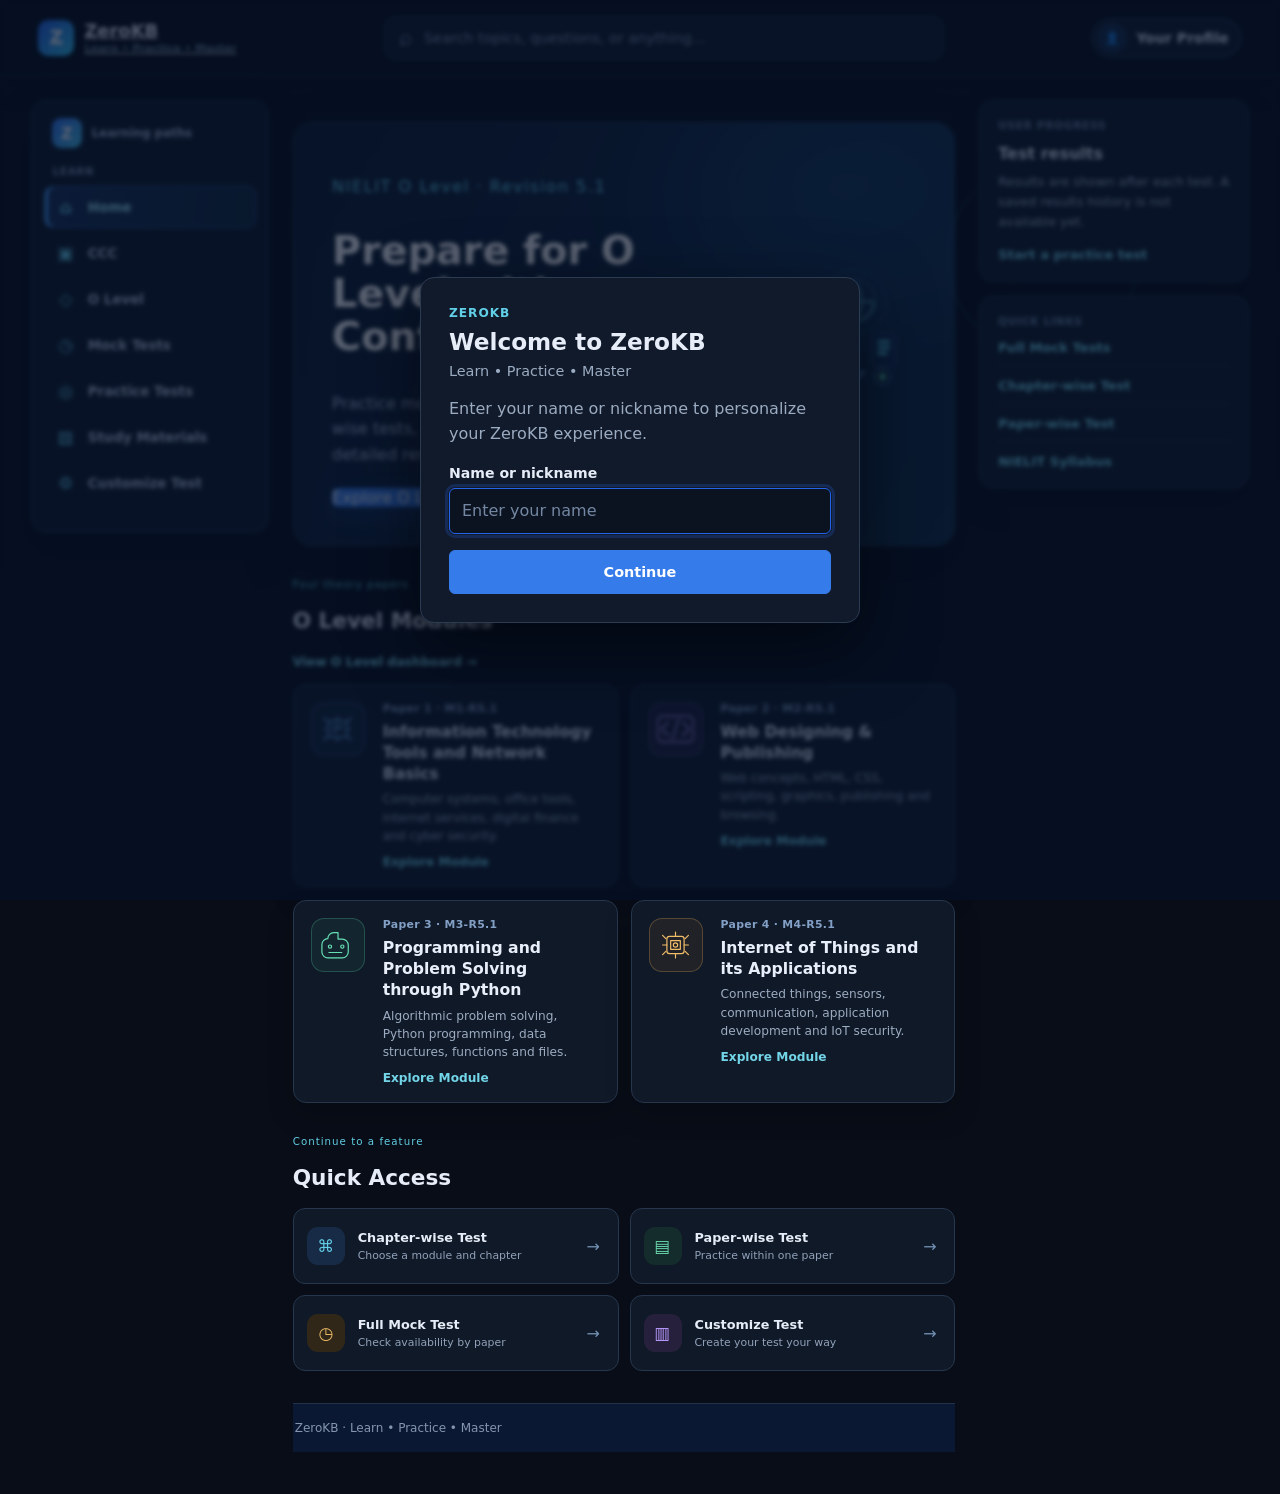
<file: index.html>
<!DOCTYPE html>
<html lang="en">
<head>
    <meta charset="UTF-8">
    <meta name="viewport" content="width=device-width, initial-scale=1">
    <meta name="description" content="Prepare for NIELIT O Level with module-wise questions, chapter tests and paper practice.">
    <title>ZeroKB | O Level Exam Preparation</title>
    <link rel="stylesheet" href="zerokb.css">
    <link rel="stylesheet" href="zerokb-user.css">
</head>
<body>
    <header class="topbar">
        <a class="brand" href="#top" aria-label="About ZeroKB founders">ZeroKB</a>
        <nav aria-label="Main navigation">
            <a href="#top">Home</a>
            <a href="ccc.html">CCC</a>
            <a href="olevel.html">O Level</a>
            <a href="olevel.html#chapter-tests">Practice Tests</a>
            <a href="olevel.html#papers">Mock Tests</a>
            <a href="ccc.html#study-material">Study Materials</a>
            <a href="customize-test.html">Customize Test</a>
        </nav>
        <div class="header-tools">
            <span class="student-chip"><span class="student-avatar">ST</span><span>Student</span></span>
        </div>
    </header>

    <main class="home-dashboard">
        <section class="hero home-hero" id="top">
            <div class="home-hero-copy">
                <p class="eyebrow">NIELIT O Level · Revision 5.1</p>
                <h1>Prepare for O Level with Confidence</h1>
                <p>Practice module-wise questions, chapter-wise tests, and full mock exams with detailed results.</p>
                <a class="button" href="olevel.html">Explore O Level</a>
            </div>
            <div class="home-hero-art" aria-hidden="true">
                <svg viewBox="0 0 440 300" role="img">
                    <defs>
                        <linearGradient id="screenGlow" x1="0" x2="1" y1="0" y2="1">
                            <stop offset="0" stop-color="#163b70"/>
                            <stop offset="1" stop-color="#0a172c"/>
                        </linearGradient>
                        <linearGradient id="cyanGlow" x1="0" x2="1">
                            <stop offset="0" stop-color="#3e7bff"/>
                            <stop offset="1" stop-color="#43d8e8"/>
                        </linearGradient>
                    </defs>
                    <circle cx="322" cy="87" r="61" fill="none" stroke="#54c9ed" stroke-opacity=".22"/>
                    <circle cx="322" cy="87" r="42" fill="none" stroke="#54c9ed" stroke-opacity=".32"/>
                    <path d="M285 87h74M322 50c18 20 18 54 0 74M322 50c-18 20-18 54 0 74M285 87a37 37 0 0 0 74 0" fill="none" stroke="#70dff0" stroke-opacity=".55" stroke-width="2"/>
                    <rect x="51" y="47" width="274" height="172" rx="14" fill="#07101e" stroke="#4c74b6" stroke-width="2"/>
                    <rect x="66" y="62" width="244" height="142" rx="7" fill="url(#screenGlow)"/>
                    <circle cx="187" cy="54" r="2" fill="#5474a5"/>
                    <path d="m92 99 13 12-13 12M119 123h52M92 151l13 12-13 12M119 175h35" fill="none" stroke="url(#cyanGlow)" stroke-linecap="round" stroke-linejoin="round" stroke-width="4"/>
                    <path d="M36 222h304l-22 24H59z" fill="#182945" stroke="#4c74b6" stroke-width="2"/>
                    <path d="M165 224h48l-5 8h-38z" fill="#28436d"/>
                    <rect x="356" y="148" width="45" height="63" rx="9" fill="#102847" stroke="#4c74b6"/>
                    <path d="M369 164h19M369 175h19M369 186h14" stroke="#59d2e7" stroke-linecap="round" stroke-width="3"/>
                    <circle cx="376" cy="231" r="16" fill="#112b3d" stroke="#4c74b6"/>
                    <path d="M370 231h12M376 225v12" stroke="#66dfae" stroke-linecap="round" stroke-width="2"/>
                </svg>
            </div>
        </section>

        <section class="dashboard-section" id="modules" aria-labelledby="modules-title">
            <div class="section-heading">
                <div><p class="eyebrow">Four theory papers</p><h2 id="modules-title">O Level Modules</h2></div>
                <a class="section-link" href="olevel.html">View O Level dashboard <span aria-hidden="true">→</span></a>
            </div>
            <div class="module-grid" id="home-modules"></div>
        </section>

        <section class="dashboard-section" id="quick-access" aria-labelledby="quick-title">
            <div class="section-heading">
                <div><p class="eyebrow">Continue to a feature</p><h2 id="quick-title">Quick Access</h2></div>
            </div>
            <div class="quick-grid">
                <a class="quick-card" href="olevel.html#chapter-tests">
                    <span class="quick-card-icon" aria-hidden="true">⌘</span>
                    <span><strong>Chapter-wise Test</strong><small>Choose a module and chapter</small></span>
                    <span class="card-arrow" aria-hidden="true">→</span>
                </a>
                <a class="quick-card" href="olevel.html#papers">
                    <span class="quick-card-icon" aria-hidden="true">▤</span>
                    <span><strong>Paper-wise Test</strong><small>Practice within one paper</small></span>
                    <span class="card-arrow" aria-hidden="true">→</span>
                </a>
                <a class="quick-card" href="olevel.html#papers">
                    <span class="quick-card-icon" aria-hidden="true">◷</span>
                    <span><strong>Full Mock Test</strong><small>Check availability by paper</small></span>
                    <span class="card-arrow" aria-hidden="true">→</span>
                </a>
                <a class="quick-card" href="customize-test.html">
                    <span class="quick-card-icon" aria-hidden="true">▥</span>
                    <span><strong>Customize Test</strong><small>Create your test your way</small></span>
                    <span class="card-arrow" aria-hidden="true">→</span>
                </a>
            </div>
        </section>

        <footer class="home-footer">ZeroKB · Learn • Practice • Master</footer>
    </main>

    <script src="olevel-catalog.js"></script>
    <script src="olevel-home.js"></script>
    <script src="zerokb-profile.js"></script>
    <script src="zerokb-user.js"></script>
    <script src="zerokb-shell.js"></script>
</body>
</html>
</file>
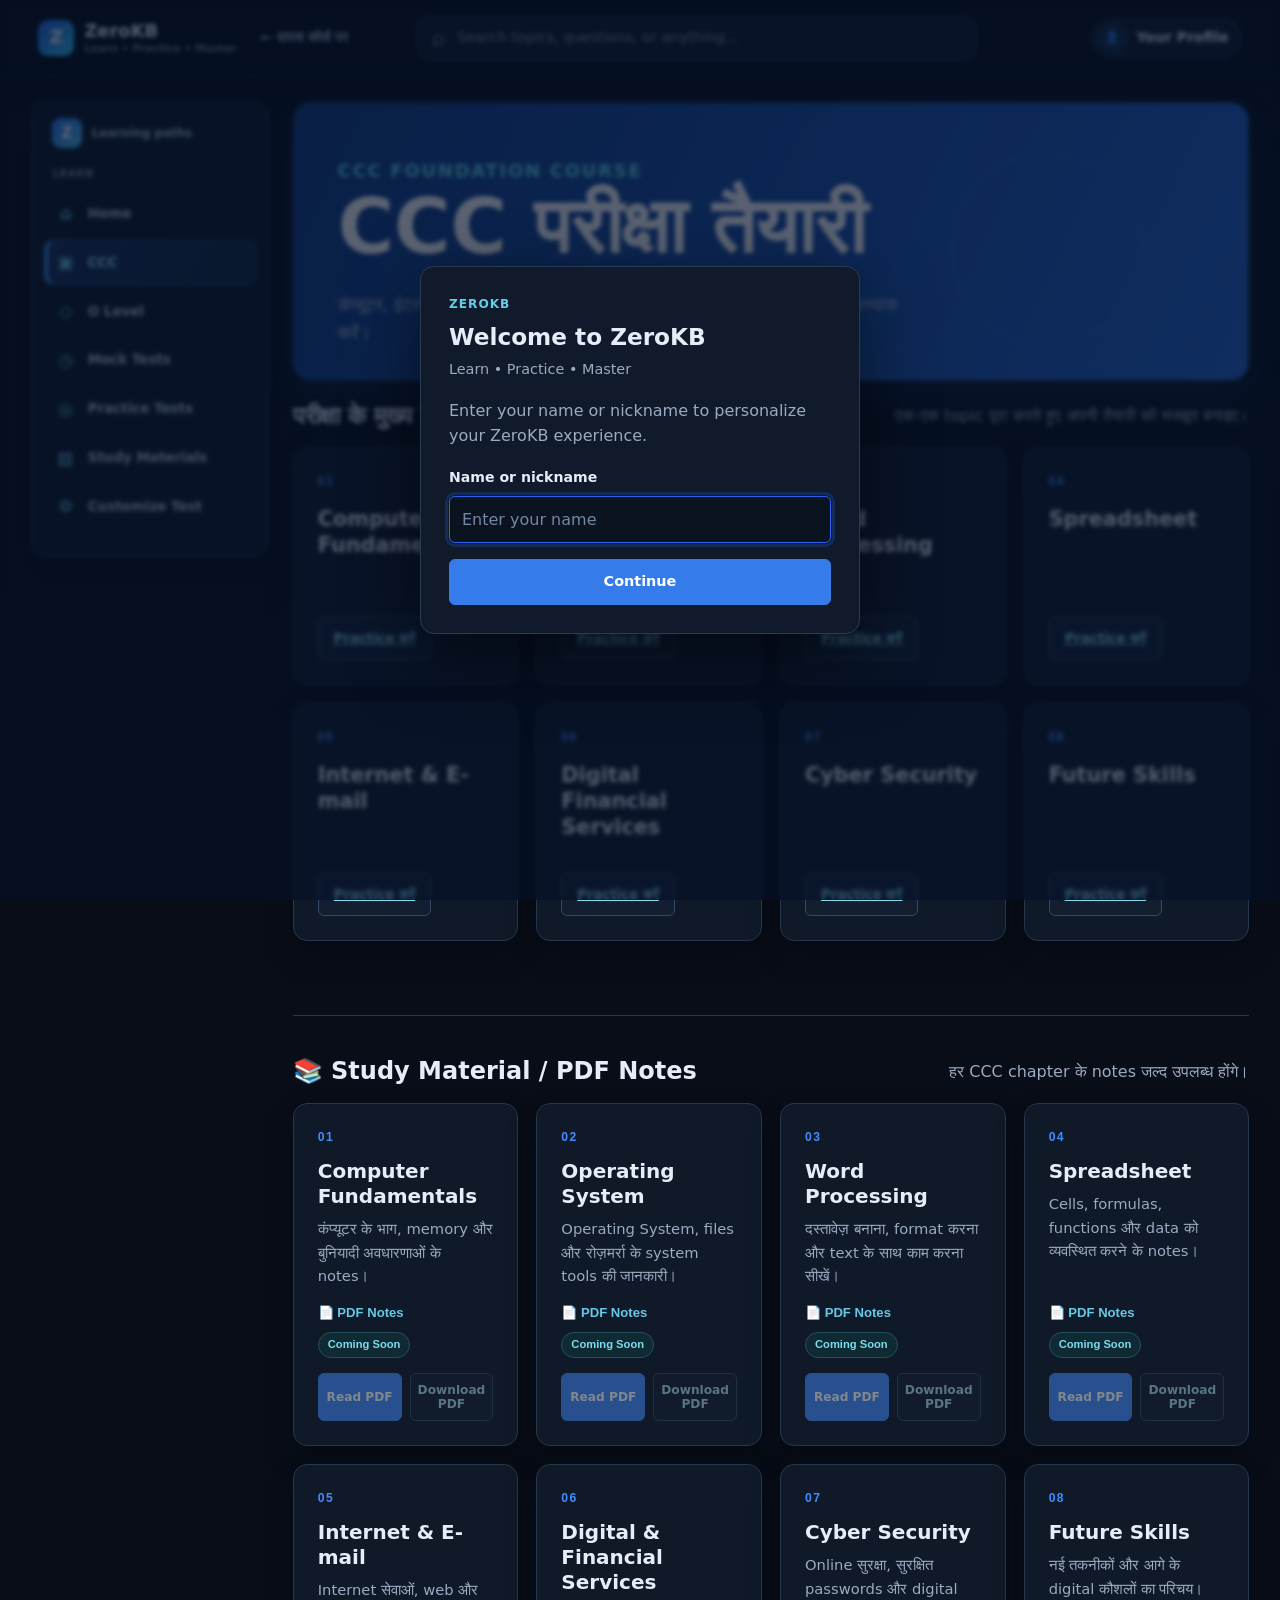
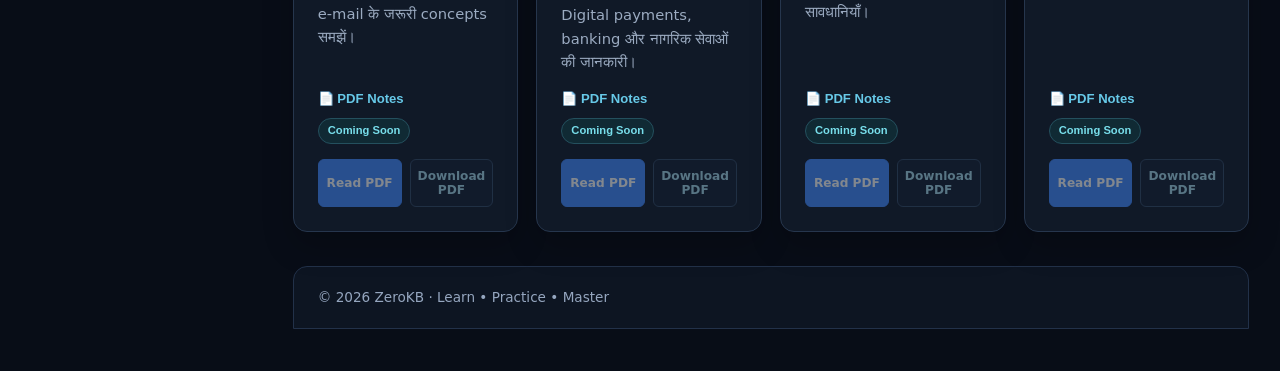
<file: ccc.html>
<!DOCTYPE html>
<html lang="hi">
<head>
    <meta charset="UTF-8">
    <meta name="viewport" content="width=device-width, initial-scale=1.0">
    <meta name="description" content="CCC परीक्षा की तैयारी के लिए विषय और अभ्यास।">
    <title>ZeroKB | CCC Preparation</title>
    <style>
        :root {
            --ink: #172a3a;
            --muted: #5c6d79;
            --paper: #f5f1e8;
            --white: #fffdf8;
            --teal: #087f8c;
            --teal-dark: #075e68;
            --yellow: #f2c14e;
            --coral: #e87861;
            --line: #d9d6cc;
            --shadow: 0 18px 45px rgba(23, 42, 58, 0.12);
        }

        * { box-sizing: border-box; }
        body {
            margin: 0;
            color: var(--ink);
            background: var(--paper);
            font-family: Georgia, "Noto Serif Devanagari", serif;
            line-height: 1.6;
        }

        .topbar {
            display: flex;
            justify-content: space-between;
            align-items: center;
            max-width: 1180px;
            margin: auto;
            padding: 22px 28px;
        }

        .brand {
            color: var(--ink);
            font-size: 1.15rem;
            font-weight: 700;
            letter-spacing: .04em;
            text-decoration: none;
        }

        .brand span { color: var(--teal); }
        .back-link {
            color: var(--muted);
            font-family: Arial, sans-serif;
            font-size: .9rem;
            text-decoration: none;
        }
        .back-link:hover { color: var(--teal); }

        .intro {
            max-width: 1180px;
            margin: 18px auto 0;
            padding: 62px 8%;
            background: var(--teal);
            color: var(--white);
            box-shadow: var(--shadow);
        }

        .eyebrow {
            margin: 0 0 12px;
            color: var(--yellow);
            font-family: Arial, sans-serif;
            font-size: .76rem;
            font-weight: 700;
            letter-spacing: .14em;
            text-transform: uppercase;
        }

        h1 {
            max-width: 700px;
            margin: 0;
            font-size: clamp(2.5rem, 6vw, 4.8rem);
            line-height: 1.05;
            letter-spacing: -.035em;
        }

        .intro p {
            max-width: 580px;
            margin: 22px 0 0;
            color: #d7f0ed;
            font-size: 1.12rem;
        }

        main { max-width: 1180px; margin: auto; padding: 68px 28px; }
        .section-heading {
            display: flex;
            justify-content: space-between;
            align-items: end;
            gap: 24px;
            margin-bottom: 28px;
        }
        h2 { margin: 0; font-size: clamp(1.8rem, 4vw, 2.8rem); line-height: 1.1; }
        .section-heading p { max-width: 370px; margin: 0; color: var(--muted); }

        .topics {
            display: grid;
            grid-template-columns: repeat(4, 1fr);
            gap: 18px;
        }

        .topic-card {
            display: flex;
            min-height: 238px;
            flex-direction: column;
            align-items: flex-start;
            padding: 24px;
            border: 1px solid var(--line);
            border-top: 5px solid var(--yellow);
            background: var(--white);
            box-shadow: 0 10px 25px rgba(23, 42, 58, 0.06);
        }
        .topic-card:nth-child(even) { border-top-color: var(--coral); }
        .topic-number {
            color: var(--teal);
            font-family: Arial, sans-serif;
            font-size: .76rem;
            font-weight: 700;
            letter-spacing: .12em;
        }
        .topic-card h3 { margin: 15px 0 22px; font-size: 1.3rem; line-height: 1.25; }
        .practice-button {
            margin-top: auto;
            padding: 10px 15px;
            border: 1px solid var(--teal);
            background: transparent;
            color: var(--teal-dark);
            cursor: pointer;
            font-family: Arial, sans-serif;
            font-size: .83rem;
            font-weight: 700;
        }
        .practice-button:hover { background: var(--teal); color: var(--white); }

        .study-material {
            margin-top: 74px;
            padding-top: 42px;
            border-top: 1px solid var(--line);
        }
        .study-grid { display: grid; grid-template-columns: repeat(4, 1fr); gap: 18px; }
        .study-card {
            display: flex;
            min-height: 300px;
            flex-direction: column;
            padding: 24px;
            border: 1px solid var(--line);
            border-top: 5px solid var(--yellow);
            border-radius: 8px;
            background: var(--white);
            box-shadow: 0 10px 25px rgba(23, 42, 58, 0.06);
        }
        .study-card:nth-child(even) { border-top-color: var(--coral); }
        .study-number {
            color: var(--teal);
            font-family: Arial, sans-serif;
            font-size: .76rem;
            font-weight: 700;
            letter-spacing: .12em;
        }
        .study-card h3 { margin: 12px 0 8px; font-size: 1.25rem; line-height: 1.25; }
        .study-card p { margin: 0 0 14px; color: var(--muted); font-size: .92rem; }
        .pdf-label {
            margin-top: auto;
            color: var(--teal-dark);
            font-family: Arial, sans-serif;
            font-size: .82rem;
            font-weight: 700;
        }
        .coming-soon {
            align-self: flex-start;
            margin-top: 9px;
            padding: 3px 9px;
            border: 1px solid #ead89f;
            border-radius: 999px;
            background: #fff7dc;
            color: #755b11;
            font-family: Arial, sans-serif;
            font-size: .7rem;
            font-weight: 700;
        }
        .study-actions { display: grid; grid-template-columns: 1fr 1fr; gap: 8px; margin-top: 15px; }
        .study-button {
            min-width: 0;
            padding: 9px 6px;
            border: 1px solid var(--teal);
            border-radius: 4px;
            background: var(--teal);
            color: var(--white);
            font-family: Arial, sans-serif;
            font-size: .76rem;
            font-weight: 700;
        }
        .study-button.secondary { background: transparent; color: var(--teal-dark); }
        .study-button:disabled { cursor: not-allowed; opacity: .48; }

        footer {
            padding: 24px 28px;
            background: var(--ink);
            color: #c3d0d1;
            font-family: Arial, sans-serif;
            font-size: .85rem;
            text-align: center;
        }

        @media (max-width: 900px) {
            .topics, .study-grid { grid-template-columns: repeat(2, 1fr); }
        }

        @media (max-width: 600px) {
            .topbar { padding: 18px 20px; }
            .back-link { font-size: .78rem; }
            .intro { margin-top: 0; padding: 56px 24px; }
            main { padding: 52px 20px; }
            .section-heading { display: block; }
            .section-heading p { margin-top: 12px; }
            .topics, .study-grid { grid-template-columns: 1fr; }
            .topic-card { min-height: 205px; }
            .study-material { margin-top: 56px; padding-top: 34px; }
            .study-card { min-height: 270px; }
        }
    </style>
    <link rel="stylesheet" href="zerokb.css">
    <link rel="stylesheet" href="zerokb-user.css">
</head>
<body>
    <header class="topbar">
        <a class="brand" href="index.html">ZeroKB</a>
        <nav class="practice-feature-links" aria-label="Practice tools">
            <a href="my-questions.html?view=saved">🔖 My Saved Questions</a>
            <a href="my-questions.html?view=mistakes">❌ My Mistakes</a>
        </nav>
        <a class="back-link" href="index.html#course-choice">← वापस कोर्स पर</a>
    </header>

    <section class="intro">
        <p class="eyebrow">CCC foundation course</p>
        <h1>CCC परीक्षा तैयारी</h1>
        <p>कंप्यूटर, इंटरनेट, डिजिटल भुगतान और ऑनलाइन सुरक्षा से जुड़े CCC विषयों का अभ्यास करें।</p>
    </section>

    <main>
        <div class="section-heading">
            <h2>परीक्षा के मुख्य विषय</h2>
            <p>एक-एक topic पूरा करते हुए अपनी तैयारी को मजबूत बनाइए।</p>
        </div>

        <section class="topics" aria-label="CCC परीक्षा के विषय">
            <article class="topic-card">
                <span class="topic-number">01</span>
                <h3>Computer Fundamentals</h3>
                <a class="practice-button" href="practice-computer.html">Practice करें</a>
            </article>
            <article class="topic-card">
                <span class="topic-number">02</span>
                <h3>Operating System</h3>
                <a class="practice-button" href="practice-operating-system.html">Practice करें</a>
            </article>
            <article class="topic-card">
                <span class="topic-number">03</span>
                <h3>Word Processing</h3>
                <a class="practice-button" href="practice-word-processing.html">Practice करें</a>
            </article>
            <article class="topic-card">
                <span class="topic-number">04</span>
                <h3>Spreadsheet</h3>
                <a class="practice-button" href="practice-spreadsheet.html">Practice करें</a>
            </article>
            <article class="topic-card">
                <span class="topic-number">05</span>
                <h3>Internet &amp; E-mail</h3>
                <a class="practice-button" href="practice-internet-email.html">Practice करें</a>
            </article>
            <article class="topic-card">
                <span class="topic-number">06</span>
                <h3>Digital Financial Services</h3>
                <a class="practice-button" href="practice-digital-financial-services.html">Practice करें</a>
            </article>
            <article class="topic-card">
                <span class="topic-number">07</span>
                <h3>Cyber Security</h3>
                <a class="practice-button" href="practice-cyber-security.html">Practice करें</a>
            </article>
            <article class="topic-card">
                <span class="topic-number">08</span>
                <h3>Future Skills</h3>
                <a class="practice-button" href="practice-future-skills.html">Practice करें</a>
            </article>
        </section>

        <section class="study-material" id="study-material" aria-labelledby="study-material-title">
            <div class="section-heading">
                <h2 id="study-material-title">📚 Study Material / PDF Notes</h2>
                <p>हर CCC chapter के notes जल्द उपलब्ध होंगे।</p>
            </div>
            <div class="study-grid">
                <article class="study-card" data-pdf-path="pdf/01_computer_fundamentals.pdf">
                    <span class="study-number">01</span>
                    <h3>Computer Fundamentals</h3>
                    <p>कंप्यूटर के भाग, memory और बुनियादी अवधारणाओं के notes।</p>
                    <span class="pdf-label">📄 PDF Notes</span>
                    <span class="coming-soon">Coming Soon</span>
                    <div class="study-actions">
                        <button class="study-button" type="button" disabled>Read PDF</button>
                        <button class="study-button secondary" type="button" disabled>Download PDF</button>
                    </div>
                </article>
                <article class="study-card" data-pdf-path="pdf/02_operating_system.pdf">
                    <span class="study-number">02</span>
                    <h3>Operating System</h3>
                    <p>Operating System, files और रोज़मर्रा के system tools की जानकारी।</p>
                    <span class="pdf-label">📄 PDF Notes</span>
                    <span class="coming-soon">Coming Soon</span>
                    <div class="study-actions">
                        <button class="study-button" type="button" disabled>Read PDF</button>
                        <button class="study-button secondary" type="button" disabled>Download PDF</button>
                    </div>
                </article>
                <article class="study-card" data-pdf-path="pdf/03_word_processing.pdf">
                    <span class="study-number">03</span>
                    <h3>Word Processing</h3>
                    <p>दस्तावेज़ बनाना, format करना और text के साथ काम करना सीखें।</p>
                    <span class="pdf-label">📄 PDF Notes</span>
                    <span class="coming-soon">Coming Soon</span>
                    <div class="study-actions">
                        <button class="study-button" type="button" disabled>Read PDF</button>
                        <button class="study-button secondary" type="button" disabled>Download PDF</button>
                    </div>
                </article>
                <article class="study-card" data-pdf-path="pdf/04_spreadsheet.pdf">
                    <span class="study-number">04</span>
                    <h3>Spreadsheet</h3>
                    <p>Cells, formulas, functions और data को व्यवस्थित करने के notes।</p>
                    <span class="pdf-label">📄 PDF Notes</span>
                    <span class="coming-soon">Coming Soon</span>
                    <div class="study-actions">
                        <button class="study-button" type="button" disabled>Read PDF</button>
                        <button class="study-button secondary" type="button" disabled>Download PDF</button>
                    </div>
                </article>
                <article class="study-card" data-pdf-path="pdf/05_internet_email.pdf">
                    <span class="study-number">05</span>
                    <h3>Internet &amp; E-mail</h3>
                    <p>Internet सेवाओं, web और e-mail के जरूरी concepts समझें।</p>
                    <span class="pdf-label">📄 PDF Notes</span>
                    <span class="coming-soon">Coming Soon</span>
                    <div class="study-actions">
                        <button class="study-button" type="button" disabled>Read PDF</button>
                        <button class="study-button secondary" type="button" disabled>Download PDF</button>
                    </div>
                </article>
                <article class="study-card" data-pdf-path="pdf/06_digital_financial_services.pdf">
                    <span class="study-number">06</span>
                    <h3>Digital &amp; Financial Services</h3>
                    <p>Digital payments, banking और नागरिक सेवाओं की जानकारी।</p>
                    <span class="pdf-label">📄 PDF Notes</span>
                    <span class="coming-soon">Coming Soon</span>
                    <div class="study-actions">
                        <button class="study-button" type="button" disabled>Read PDF</button>
                        <button class="study-button secondary" type="button" disabled>Download PDF</button>
                    </div>
                </article>
                <article class="study-card" data-pdf-path="pdf/07_cyber_security.pdf">
                    <span class="study-number">07</span>
                    <h3>Cyber Security</h3>
                    <p>Online सुरक्षा, सुरक्षित passwords और digital सावधानियाँ।</p>
                    <span class="pdf-label">📄 PDF Notes</span>
                    <span class="coming-soon">Coming Soon</span>
                    <div class="study-actions">
                        <button class="study-button" type="button" disabled>Read PDF</button>
                        <button class="study-button secondary" type="button" disabled>Download PDF</button>
                    </div>
                </article>
                <article class="study-card" data-pdf-path="pdf/08_future_skills.pdf">
                    <span class="study-number">08</span>
                    <h3>Future Skills</h3>
                    <p>नई तकनीकों और आगे के digital कौशलों का परिचय।</p>
                    <span class="pdf-label">📄 PDF Notes</span>
                    <span class="coming-soon">Coming Soon</span>
                    <div class="study-actions">
                        <button class="study-button" type="button" disabled>Read PDF</button>
                        <button class="study-button secondary" type="button" disabled>Download PDF</button>
                    </div>
                </article>
            </div>
        </section>
    </main>

    <footer>© 2026 ZeroKB · Learn • Practice • Master</footer>
    <script src="zerokb-profile.js"></script>
    <script src="zerokb-user.js"></script>
    <script src="zerokb-shell.js"></script>
</body>
</html>
</file>
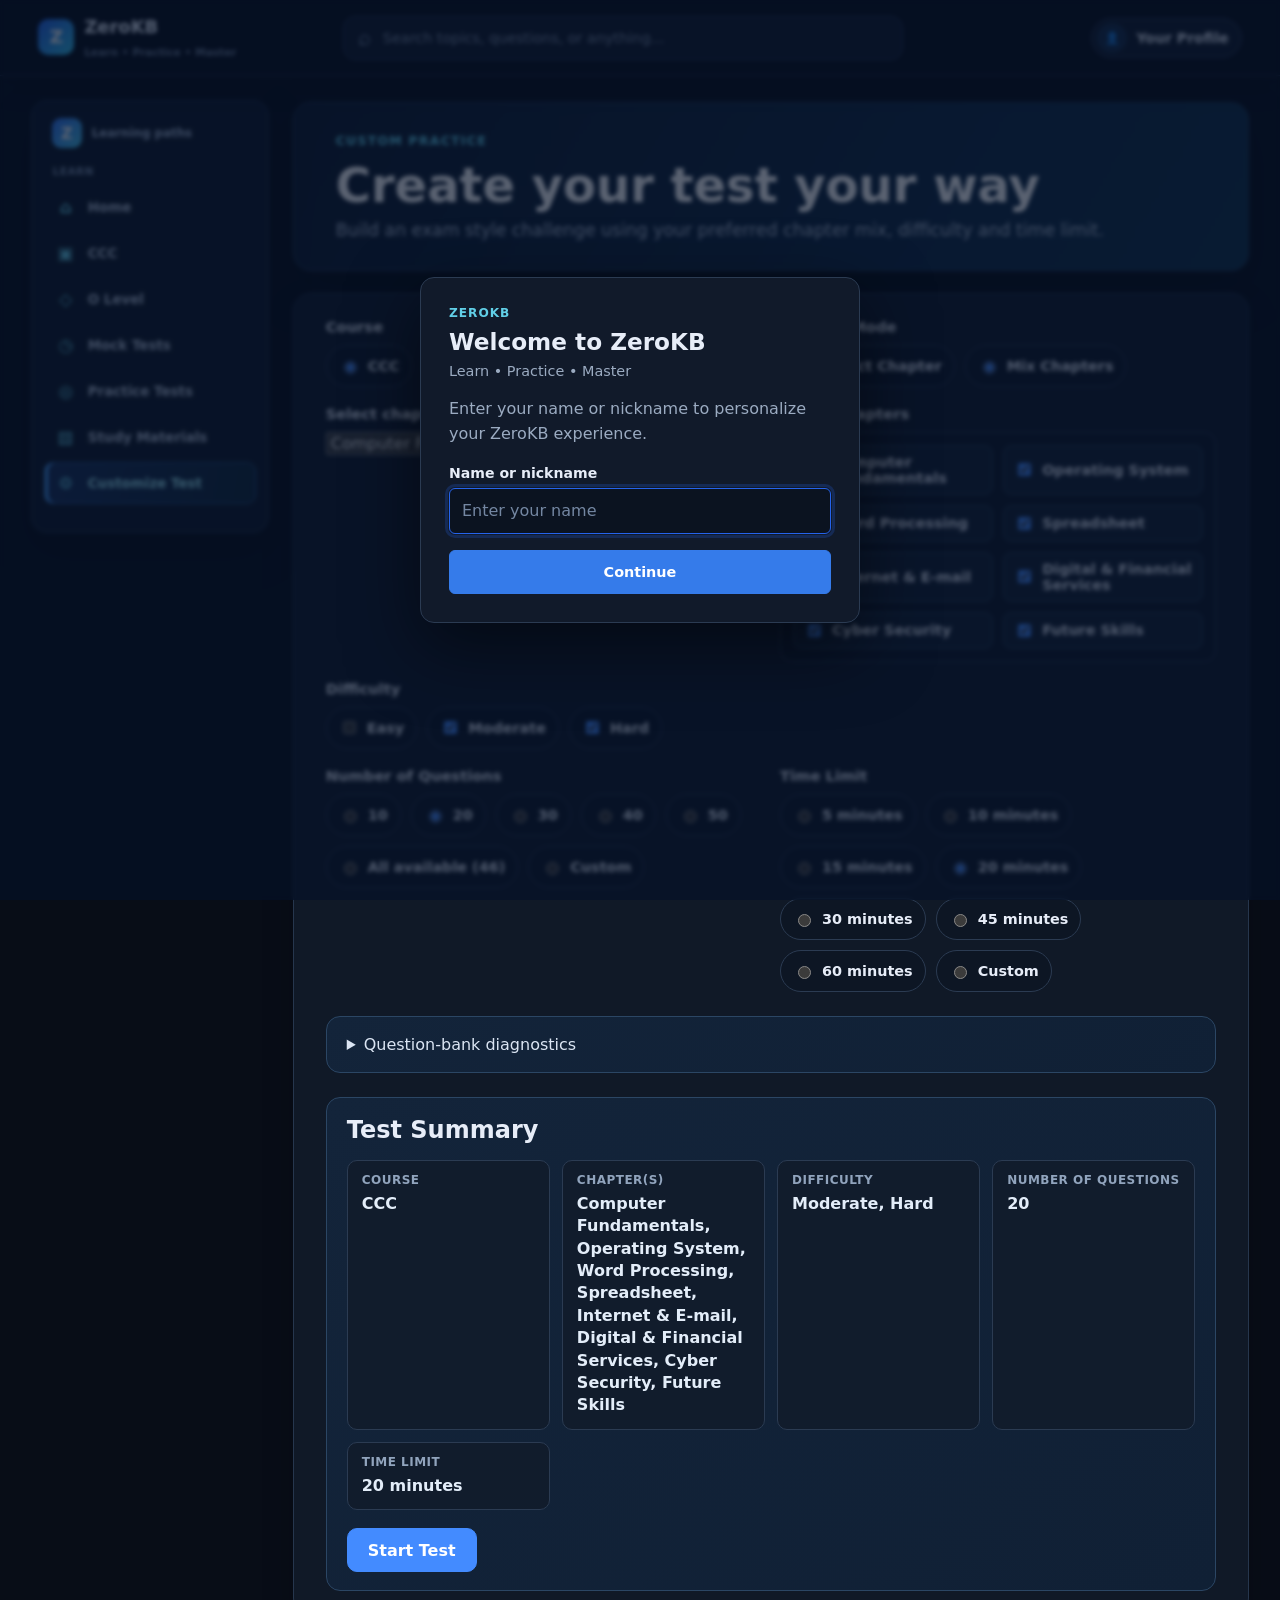
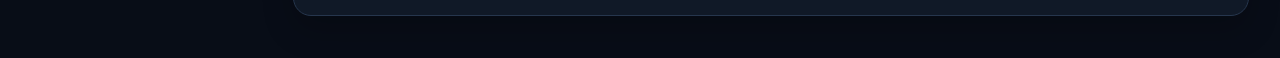
<file: customize-test.html>
<!DOCTYPE html>
<html lang="en">
<head>
    <meta charset="UTF-8">
    <meta name="viewport" content="width=device-width, initial-scale=1.0">
    <title>ZeroKB | Customize Test</title>
    <style>
        :root {
            --ink: #0d1b35;
            --muted: #607089;
            --paper: #f3f6fb;
            --white: #ffffff;
            --teal: #2563eb;
            --teal-dark: #1748b8;
            --sky: #dfeeff;
            --yellow: #f1d066;
            --success: #21845b;
            --error: #c2414c;
            --line: #dce4ef;
            --shadow: 0 18px 48px rgba(14, 34, 71, 0.12);
            --warning: #fff2d6;
            --warning-text: #7a5604;
        }

        * { box-sizing: border-box; }
        html { scroll-behavior: smooth; }
        body {
            margin: 0;
            color: var(--ink);
            background: var(--paper);
            font-family: "Segoe UI", Arial, sans-serif;
        }

        a { text-decoration: none; }
        button, input, select { font: inherit; }

        .topbar {
            display: flex;
            align-items: center;
            justify-content: space-between;
            gap: 18px;
            max-width: 1240px;
            margin: 0 auto;
            padding: 18px 28px;
        }

        .brand {
            display: inline-flex;
            align-items: center;
            gap: 10px;
            color: var(--ink);
            font-size: 1.12rem;
            font-weight: 800;
        }

        .brand::before {
            display: inline-grid;
            width: 36px;
            height: 36px;
            place-items: center;
            border-radius: 10px;
            background: linear-gradient(135deg, #2563eb, #35c4e8);
            color: #fff;
            content: "Z";
            font-size: 1.15rem;
        }

        .brand::after {
            content: "Learn • Practice • Master";
            color: #71819a;
            font-size: .62rem;
            font-weight: 600;
            letter-spacing: .02em;
        }

        .practice-feature-links {
            display: flex;
            flex-wrap: wrap;
            align-items: center;
            justify-content: center;
            gap: 14px;
        }

        .practice-feature-links a {
            color: var(--muted);
            font-size: .86rem;
            font-weight: 600;
        }

        .practice-feature-links a:hover { color: var(--teal); }

        .custom-main {
            max-width: 1180px;
            margin: 0 auto;
            padding: 28px 20px 80px;
        }

        .custom-card {
            border: 1px solid var(--line);
            border-radius: 18px;
            background: var(--white);
            box-shadow: var(--shadow);
        }

        .hero-card {
            padding: 30px clamp(18px, 4vw, 42px);
            background: linear-gradient(135deg, #0e2245, #183c7f);
            color: #fff;
        }

        .eyebrow {
            margin: 0 0 12px;
            color: #7ee7ff;
            font-size: .78rem;
            font-weight: 700;
            letter-spacing: .14em;
            text-transform: uppercase;
        }

        .hero-card h1 {
            margin: 0;
            font-size: clamp(2rem, 4vw, 3rem);
            line-height: 1.08;
        }

        .hero-subtitle {
            margin: 8px 0 0;
            color: #dfeafc;
            font-size: 1.08rem;
        }

        .setup-card {
            margin-top: 22px;
            padding: 24px clamp(18px, 4vw, 32px);
        }

        .setup-grid {
            display: grid;
            grid-template-columns: repeat(2, minmax(0, 1fr));
            gap: 18px;
        }

        .field {
            display: flex;
            flex-direction: column;
            gap: 10px;
        }

        .field label,
        .field > span,
        .field-title {
            color: var(--ink);
            font-size: .92rem;
            font-weight: 700;
        }

        .segmented,
        .check-grid,
        .pill-grid,
        .count-grid,
        .time-grid {
            display: flex;
            flex-wrap: wrap;
            gap: 10px;
        }

        .segmented label,
        .pill-grid label,
        .count-grid label,
        .time-grid label {
            display: inline-flex;
            align-items: center;
            gap: 8px;
            min-height: 42px;
            padding: 9px 12px;
            border: 1px solid var(--line);
            border-radius: 999px;
            background: #f9fbff;
            color: var(--ink);
            cursor: pointer;
            font-size: .9rem;
            font-weight: 600;
        }

        .segmented input,
        .pill-grid input,
        .count-grid input,
        .time-grid input,
        .chapter-list input {
            accent-color: var(--teal);
        }

        .chapter-list {
            display: grid;
            grid-template-columns: repeat(2, minmax(0, 1fr));
            gap: 10px;
            padding: 12px;
            border: 1px solid var(--line);
            border-radius: 12px;
            background: #f9fbff;
        }

        .chapter-list label {
            display: flex;
            align-items: center;
            gap: 8px;
            color: var(--ink);
            font-size: .9rem;
            padding: 8px 10px;
            border-radius: 8px;
            background: #fff;
            border: 1px solid transparent;
        }

        .summary-panel {
            margin-top: 24px;
            padding: 18px 20px;
            border: 1px solid #d7e7ff;
            border-radius: 14px;
            background: linear-gradient(180deg, #f4f9ff, #ebf5ff);
        }

        .summary-panel h2,
        .summary-panel h3,
        .test-view h2,
        .result-view h2,
        .review-view h2 {
            margin: 0 0 12px;
            color: var(--ink);
        }

        .summary-grid {
            display: grid;
            grid-template-columns: repeat(auto-fit, minmax(180px, 1fr));
            gap: 12px;
            margin-top: 16px;
        }

        .summary-item {
            padding: 12px 14px;
            border: 1px solid #d9ebff;
            border-radius: 10px;
            background: rgba(255,255,255,0.72);
        }

        .summary-item .label {
            display: block;
            color: var(--muted);
            font-size: .75rem;
            font-weight: 700;
            letter-spacing: .04em;
            text-transform: uppercase;
        }

        .summary-item .value {
            margin-top: 6px;
            display: block;
            color: var(--ink);
            font-weight: 700;
            line-height: 1.4;
        }

        .actions-row {
            display: flex;
            flex-wrap: wrap;
            gap: 12px;
            margin-top: 18px;
        }

        .action-btn,
        .secondary-btn,
        .nav-btn,
        .palette-btn,
        .bookmark-btn,
        .option-btn {
            border: none;
            border-radius: 10px;
            cursor: pointer;
            transition: transform .14s ease, opacity .14s ease;
        }

        .action-btn,
        .nav-btn {
            display: inline-flex;
            align-items: center;
            justify-content: center;
            min-height: 44px;
            padding: 0 20px;
            border: 1px solid var(--teal);
            background: var(--teal);
            color: #fff;
            font-weight: 700;
        }

        .secondary-btn,
        .palette-btn,
        .bookmark-btn {
            display: inline-flex;
            align-items: center;
            justify-content: center;
            min-height: 44px;
            padding: 0 16px;
            border: 1px solid var(--line);
            background: #f7faff;
            color: var(--ink);
            font-weight: 700;
        }

        .secondary-btn:hover,
        .nav-btn:hover,
        .palette-btn:hover,
        .bookmark-btn:hover,
        .action-btn:hover,
        .option-btn:hover { transform: translateY(-1px); }

        .hidden { display: none !important; }

        .error-box {
            margin-top: 10px;
            padding: 10px 12px;
            border: 1px solid #ffd0d0;
            border-radius: 10px;
            background: #fff1f1;
            color: var(--error);
            font-weight: 600;
        }

        .test-view,
        .result-view,
        .review-view {
            margin-top: 22px;
            padding: 22px 20px 24px;
        }

        .test-toolbar {
            display: flex;
            align-items: center;
            justify-content: space-between;
            gap: 12px;
            flex-wrap: wrap;
            margin-bottom: 16px;
        }

        .timer-pill {
            display: inline-flex;
            align-items: center;
            gap: 8px;
            padding: 10px 14px;
            border: 1px solid #d8edff;
            border-radius: 999px;
            background: #eef8ff;
            color: var(--teal-dark);
            font-weight: 800;
            letter-spacing: .04em;
        }

        .question-header {
            display: flex;
            align-items: center;
            justify-content: space-between;
            gap: 12px;
            margin-bottom: 16px;
            flex-wrap: wrap;
        }

        .question-meta {
            display: flex;
            align-items: center;
            gap: 12px;
            flex-wrap: wrap;
            font-size: .9rem;
            font-weight: 700;
            color: var(--muted);
        }

        .question-card {
            padding: 18px 18px 6px;
            border: 1px solid var(--line);
            border-radius: 14px;
            background: linear-gradient(180deg, #fff, #f8fbff);
        }

        .question-card h3 {
            margin: 0 0 12px;
            font-size: clamp(1.15rem, 2vw, 1.5rem);
            line-height: 1.5;
        }

        .question-card .question-hindi {
            margin: 0 0 18px;
            color: var(--muted);
            font-size: 1rem;
            line-height: 1.7;
        }

        .answer-list {
            display: grid;
            gap: 10px;
            margin-top: 10px;
        }

        .option-button {
            display: flex;
            align-items: flex-start;
            gap: 12px;
            width: 100%;
            min-height: 52px;
            padding: 12px 14px;
            border: 1px solid var(--line);
            border-radius: 12px;
            background: #fff;
            color: var(--ink);
            text-align: left;
            font-weight: 600;
            cursor: pointer;
        }

        .option-button.selected {
            border-color: var(--teal);
            background: #edf5ff;
            box-shadow: inset 0 0 0 1px rgba(37,99,235,0.2);
        }

        .option-letter {
            display: inline-flex;
            width: 26px;
            height: 26px;
            align-items: center;
            justify-content: center;
            border-radius: 50%;
            background: #eef3ff;
            color: var(--teal-dark);
            font-weight: 800;
            flex-shrink: 0;
        }

        .option-button.selected .option-letter {
            background: var(--teal);
            color: #fff;
        }

        .question-actions {
            display: flex;
            flex-wrap: wrap;
            gap: 12px;
            margin-top: 18px;
        }

        .question-palette-wrap {
            position: relative;
        }

        .question-palette-panel {
            position: absolute;
            right: 0;
            z-index: 20;
            width: min(420px, calc(100vw - 32px));
            max-height: min(72vh, 560px);
            overflow: auto;
            margin-top: 8px;
            padding: 18px;
            border: 1px solid var(--line);
            border-radius: 12px;
            background: #fff;
            box-shadow: var(--shadow);
        }

        .question-palette-header {
            display: flex;
            align-items: center;
            justify-content: space-between;
            gap: 12px;
            margin-bottom: 12px;
        }

        .question-palette-header h3 {
            margin: 0;
            font-size: 1.1rem;
        }

        .question-palette-grid {
            display: grid;
            grid-template-columns: repeat(5, minmax(0, 1fr));
            gap: 10px;
        }

        .palette-number {
            display: grid;
            place-items: center;
            min-height: 42px;
            border: 1px solid var(--line);
            border-radius: 8px;
            background: #f3f7fe;
            color: var(--ink);
            font-weight: 700;
            cursor: pointer;
        }

        .palette-number.is-attempted { background: #eafaf2; border-color: #c9ead4; color: var(--success); }
        .palette-number.is-skipped { background: #fff6df; border-color: #f1deb0; color: var(--warning-text); }
        .palette-number.is-current { background: var(--teal); border-color: var(--teal); color: #fff; }
        .palette-number.is-unattempted { background: #f4f6fb; border-color: #e0e6ef; color: var(--muted); }

        .palette-legend {
            display: flex;
            flex-wrap: wrap;
            gap: 14px;
            margin-top: 14px;
            color: var(--muted);
            font-size: .82rem;
        }

        .legend-chip {
            display: inline-flex;
            align-items: center;
            gap: 6px;
        }

        .legend-swatch {
            display: inline-block;
            width: 10px;
            height: 10px;
            border-radius: 50%;
        }

        .legend-swatch.attempted { background: var(--success); }
        .legend-swatch.unattempted { background: #d9e1ef; }
        .legend-swatch.skipped { background: var(--yellow); }
        .legend-swatch.current { background: var(--teal); }

        .result-stats {
            display: grid;
            grid-template-columns: repeat(auto-fit, minmax(170px, 1fr));
            gap: 14px;
            margin-top: 20px;
        }

        .result-card {
            display: flex;
            flex-direction: column;
            gap: 6px;
            padding: 18px 16px;
            border: 1px solid var(--line);
            border-radius: 12px;
            background: #fff;
            box-shadow: 0 8px 18px rgba(13,31,66,0.04);
        }

        .result-card strong {
            font-size: 1.8rem;
            color: var(--ink);
        }

        .result-card span {
            color: var(--muted);
            font-size: .86rem;
            font-weight: 700;
        }

        .result-review {
            margin-top: 18px;
            padding-top: 14px;
            border-top: 1px solid var(--line);
        }

        .review-list {
            display: grid;
            gap: 18px;
            margin-top: 14px;
        }

        .review-item {
            padding: 18px;
            border: 1px solid var(--line);
            border-radius: 12px;
            background: #fff;
        }

        .review-item h4 {
            margin: 0 0 10px;
            font-size: 1.08rem;
        }

        .review-item p {
            margin: 8px 0;
            color: var(--ink);
            line-height: 1.7;
        }

        .review-item .review-hindi {
            color: var(--muted);
        }

        .review-item .review-options {
            margin: 10px 0;
            padding-left: 18px;
            line-height: 1.7;
        }

        .review-item .review-option.correct {
            color: var(--success);
            font-weight: 700;
        }

        .review-item .review-option.selected {
            color: var(--teal-dark);
            font-weight: 700;
        }

        .modal-backdrop {
            position: fixed;
            inset: 0;
            display: grid;
            place-items: center;
            background: rgba(8, 16, 32, 0.42);
            z-index: 100;
        }

        .modal {
            width: min(420px, calc(100vw - 32px));
            padding: 22px 18px 18px;
            border: 1px solid var(--line);
            border-radius: 16px;
            background: #fff;
            box-shadow: var(--shadow);
        }

        .modal h3 {
            margin: 0 0 10px;
            font-size: 1.2rem;
        }

        .modal p {
            margin: 0 0 18px;
            color: var(--muted);
            line-height: 1.6;
        }

        .modal-actions {
            display: flex;
            justify-content: flex-end;
            gap: 10px;
            flex-wrap: wrap;
        }

        @media (max-width: 760px) {
            .setup-grid { grid-template-columns: 1fr; }
            .chapter-list { grid-template-columns: 1fr; }
        }
    </style>
    <link rel="stylesheet" href="zerokb.css">
    <link rel="stylesheet" href="zerokb-user.css">
</head>
<body>
    <header class="topbar">
        <a class="brand" href="index.html">ZeroKB</a>
        <nav class="practice-feature-links" aria-label="Practice tools">
            <a href="index.html">Home</a>
            <a href="ccc.html">CCC</a>
            <a href="my-questions.html?view=saved">🔖 Saved Questions</a>
            <a href="my-questions.html?view=mistakes">❌ My Mistakes</a>
            <a href="customize-test.html" aria-current="page">Customize Test</a>
        </nav>
    </header>

    <main class="custom-main">
        <section class="custom-card hero-card">
            <p class="eyebrow">Custom Practice</p>
            <h1>Create your test your way</h1>
            <p class="hero-subtitle">Build an exam style challenge using your preferred chapter mix, difficulty and time limit.</p>
        </section>

        <section id="setup-view" class="custom-card setup-card" aria-live="polite">
            <div class="setup-grid">
                <div class="field">
                    <span class="field-title">Course</span>
                    <div class="segmented" id="course-options">
                        <label><input type="radio" name="course" value="CCC" checked> CCC</label>
                        <label><input type="radio" name="course" value="O Level"> O Level</label>
                    </div>
                </div>

                <div class="field">
                    <span class="field-title">Chapter Mode</span>
                    <div class="segmented" id="chapter-mode-options">
                        <label><input type="radio" name="chapter-mode" value="single"> Select Chapter</label>
                        <label><input type="radio" name="chapter-mode" value="mix" checked> Mix Chapters</label>
                    </div>
                </div>

                <div class="field" id="single-chapter-field">
                    <label for="chapter-select">Select chapter</label>
                    <select id="chapter-select" aria-label="Select chapter"></select>
                </div>

                <div class="field" id="mix-chapter-field" hidden>
                    <span class="field-title">Select chapters</span>
                    <div id="chapter-checkboxes" class="chapter-list" aria-label="Select chapters"></div>
                </div>

                <div class="field" style="grid-column: 1 / -1;">
                    <span class="field-title">Difficulty</span>
                    <div class="pill-grid" id="difficulty-options">
                        <label><input type="checkbox" value="Easy"> Easy</label>
                        <label><input type="checkbox" value="Moderate" checked> Moderate</label>
                        <label><input type="checkbox" value="Hard" checked> Hard</label>
                    </div>
                </div>

                <div class="field">
                    <span class="field-title">Number of Questions</span>
                    <div class="count-grid" id="count-options">
                        <label><input type="radio" name="question-count" value="10"> 10</label>
                        <label><input type="radio" name="question-count" value="20"> 20</label>
                        <label><input type="radio" name="question-count" value="30"> 30</label>
                        <label><input type="radio" name="question-count" value="40"> 40</label>
                        <label><input type="radio" name="question-count" value="50"> 50</label>
                        <label><input type="radio" name="question-count" value="all"> <span id="all-available-count">All available</span></label>
                        <label><input type="radio" name="question-count" value="custom"> Custom</label>
                    </div>
                    <div id="custom-count-wrap" class="hidden">
                        <input id="custom-count" type="number" min="1" step="1" placeholder="Enter number of questions" style="width: 100%; min-height: 42px; padding: 10px 12px; border-radius: 10px; border: 1px solid var(--line);">
                    </div>
                </div>

                <div class="field">
                    <span class="field-title">Time Limit</span>
                    <div class="time-grid" id="time-options">
                        <label><input type="radio" name="time-limit" value="5"> 5 minutes</label>
                        <label><input type="radio" name="time-limit" value="10"> 10 minutes</label>
                        <label><input type="radio" name="time-limit" value="15"> 15 minutes</label>
                        <label><input type="radio" name="time-limit" value="20" checked> 20 minutes</label>
                        <label><input type="radio" name="time-limit" value="30"> 30 minutes</label>
                        <label><input type="radio" name="time-limit" value="45"> 45 minutes</label>
                        <label><input type="radio" name="time-limit" value="60"> 60 minutes</label>
                        <label><input type="radio" name="time-limit" value="custom"> Custom</label>
                    </div>
                    <div id="custom-time-wrap" class="hidden">
                        <input id="custom-time" type="number" min="1" step="1" placeholder="Enter minutes" style="width: 100%; min-height: 42px; padding: 10px 12px; border-radius: 10px; border: 1px solid var(--line);">
                    </div>
                </div>
            </div>

            <div id="validation-message" class="error-box hidden" aria-live="assertive"></div>
            <details class="summary-panel">
                <summary>Question-bank diagnostics</summary>
                <pre id="question-bank-diagnostics" aria-live="polite"></pre>
            </details>

            <div class="summary-panel" id="summary-panel">
                <h2>Test Summary</h2>
                <div class="summary-grid">
                    <div class="summary-item"><span class="label">Course</span><span id="summary-course" class="value">CCC</span></div>
                    <div class="summary-item"><span class="label">Chapter(s)</span><span id="summary-chapters" class="value">Computer Fundamentals</span></div>
                    <div class="summary-item"><span class="label">Difficulty</span><span id="summary-difficulty" class="value">Moderate, Hard</span></div>
                    <div class="summary-item"><span class="label">Number of Questions</span><span id="summary-count" class="value">20</span></div>
                    <div class="summary-item"><span class="label">Time Limit</span><span id="summary-time" class="value">20 minutes</span></div>
                </div>
                <div class="actions-row">
                    <button type="button" id="start-test-button" class="action-btn">Start Test</button>
                </div>
            </div>
        </section>

        <section id="test-view" class="custom-card test-view hidden" aria-live="polite">
            <div class="test-toolbar">
                <div class="question-header">
                    <div class="question-meta">
                        <span id="test-course">CCC</span>
                        <span>•</span>
                        <span id="test-question-count">Question 1 of 20</span>
                    </div>
                </div>
                <div class="timer-pill" id="timer-pill">⏱ 00:00</div>
            </div>

            <div class="question-card">
                <h3 id="question-english"></h3>
                <p id="question-hindi" class="question-hindi"></p>
                <div id="answer-list" class="answer-list" aria-label="Answer options"></div>
            </div>

            <div class="question-actions">
                <button type="button" id="previous-button" class="secondary-btn">Previous</button>
                <button type="button" id="bookmark-button" class="bookmark-btn">🔖 Bookmark</button>
                <button type="button" id="save-next-button" class="secondary-btn">Save &amp; Next</button>
                <button type="button" id="next-button" class="secondary-btn">Next / Skip</button>
                <div class="question-palette-wrap">
                    <button type="button" id="palette-toggle" class="palette-btn">Question Palette</button>
                    <div id="palette-panel" class="question-palette-panel hidden" aria-label="Question palette"></div>
                </div>
                <button type="button" id="submit-button" class="action-btn">Submit Test</button>
            </div>
        </section>

        <section id="result-view" class="custom-card result-view hidden" aria-live="polite">
            <h2>Test Results</h2>
            <div id="result-summary" class="result-stats"></div>
            <div id="result-review" class="result-review"></div>
            <div class="actions-row">
                <button type="button" id="review-answers-button" class="action-btn">Review Answers</button>
                <button type="button" id="new-test-button" class="secondary-btn">Create New Test</button>
            </div>
        </section>

        <section id="review-view" class="custom-card review-view hidden" aria-live="polite">
            <h2>Review Answers</h2>
            <div id="review-list" class="review-list"></div>
            <div class="actions-row">
                <button type="button" id="back-to-results-button" class="secondary-btn">Back to Results</button>
            </div>
        </section>
    </main>

    <script src="customize-test.js"></script>
    <script src="zerokb-profile.js"></script>
    <script src="zerokb-user.js"></script>
    <script src="zerokb-shell.js"></script>
</body>
</html>
</file>
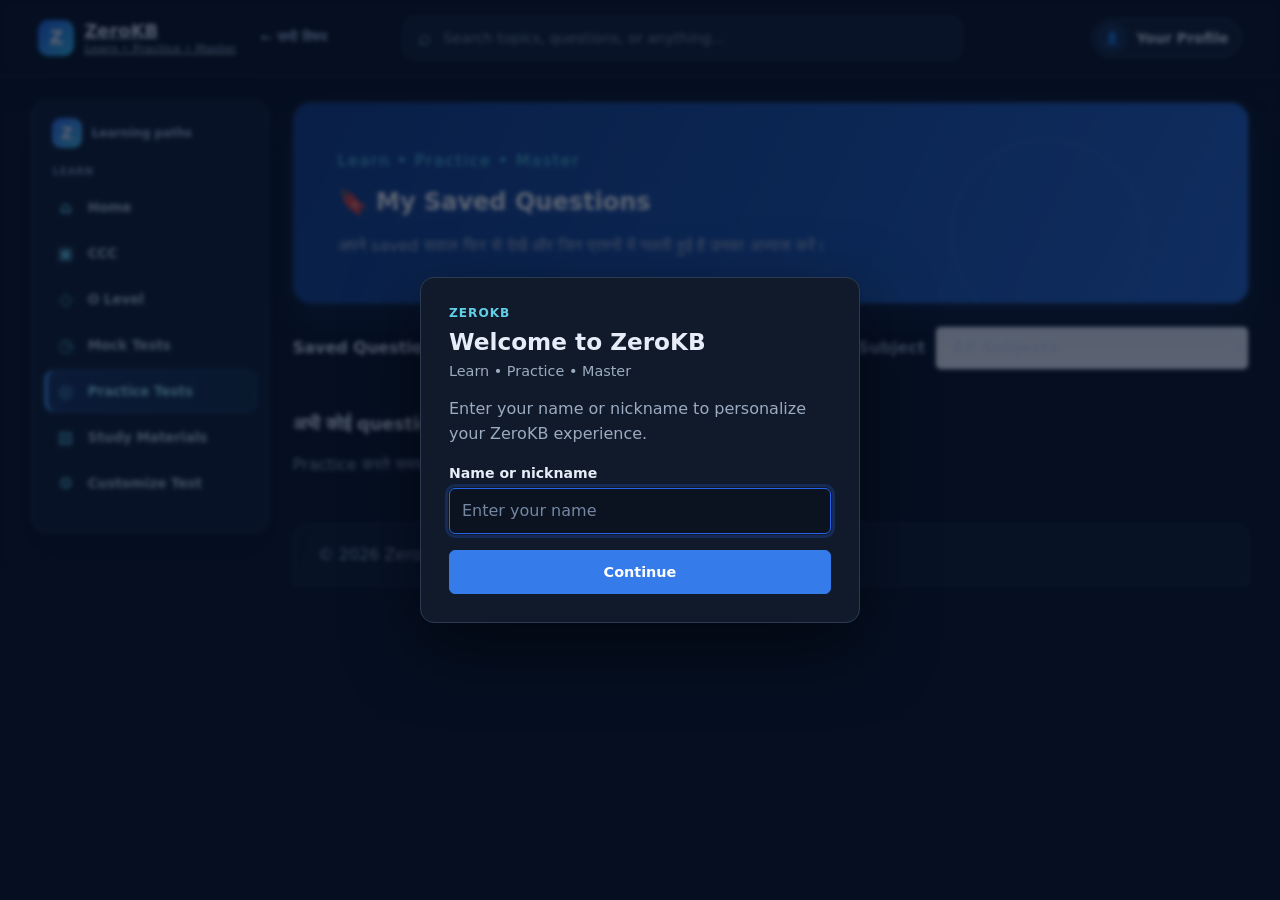
<file: my-questions.html>
<!DOCTYPE html>
<html lang="en">
<head>
    <meta charset="UTF-8">
    <meta name="viewport" content="width=device-width, initial-scale=1.0">
    <meta name="description" content="Review saved ZeroKB practice questions and improve on past mistakes.">
    <title>ZeroKB | My Saved Questions</title>
    <link rel="stylesheet" href="zerokb.css">
    <link rel="stylesheet" href="zerokb-user.css">
</head>
<body>
    <header class="topbar">
        <a class="brand" href="ccc.html">ZeroKB</a>
        <nav class="practice-feature-links" aria-label="Practice tools">
            <a id="saved-tab" href="my-questions.html?view=saved">🔖 My Saved Questions</a>
            <a id="mistakes-tab" href="my-questions.html?view=mistakes">❌ My Mistakes</a>
        </nav>
        <a class="back-link" href="ccc.html">← सभी विषय</a>
    </header>

    <section class="intro">
        <p class="eyebrow">Learn • Practice • Master</p>
        <h1 id="page-title">🔖 My Saved Questions</h1>
        <p>अपने saved सवाल फिर से देखें और जिन प्रश्नों में गलती हुई है उनका अभ्यास करें।</p>
    </section>

    <main class="question-library">
        <div class="question-library-toolbar">
            <p id="question-count" class="question-count" aria-live="polite"></p>
            <label for="subject-filter">Subject
                <select id="subject-filter">
                    <option value="">All Subjects</option>
                </select>
            </label>
            <button id="clear-mistakes" class="secondary" type="button" hidden>Clear All Mistakes</button>
        </div>
        <section id="question-list" class="saved-question-list" aria-live="polite"></section>
    </main>

    <footer>© 2026 ZeroKB · Learn • Practice • Master</footer>
    <script src="zerokb-practice-features.js"></script>
    <script>ZeroKBPracticeFeatures.buildList();</script>
    <script src="zerokb-profile.js"></script>
    <script src="zerokb-user.js"></script>
    <script src="zerokb-shell.js"></script>
</body>
</html>
</file>
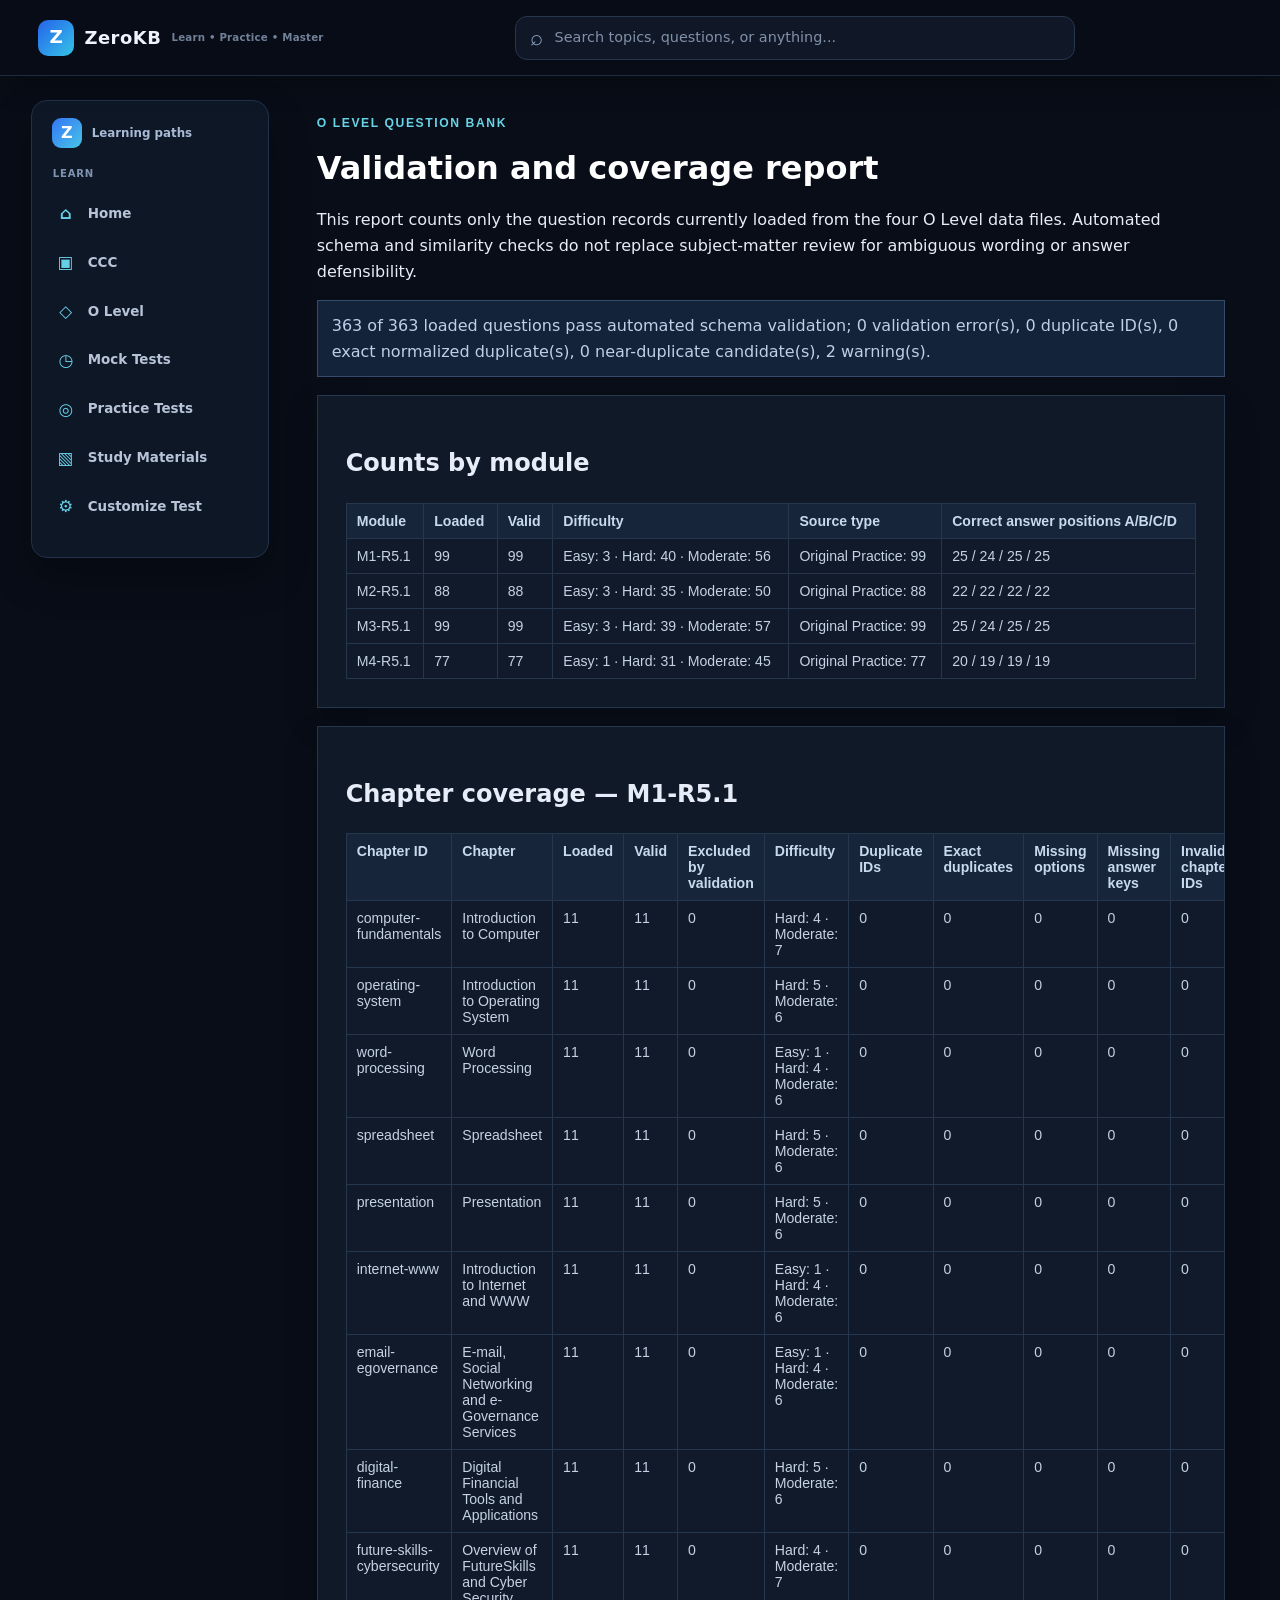
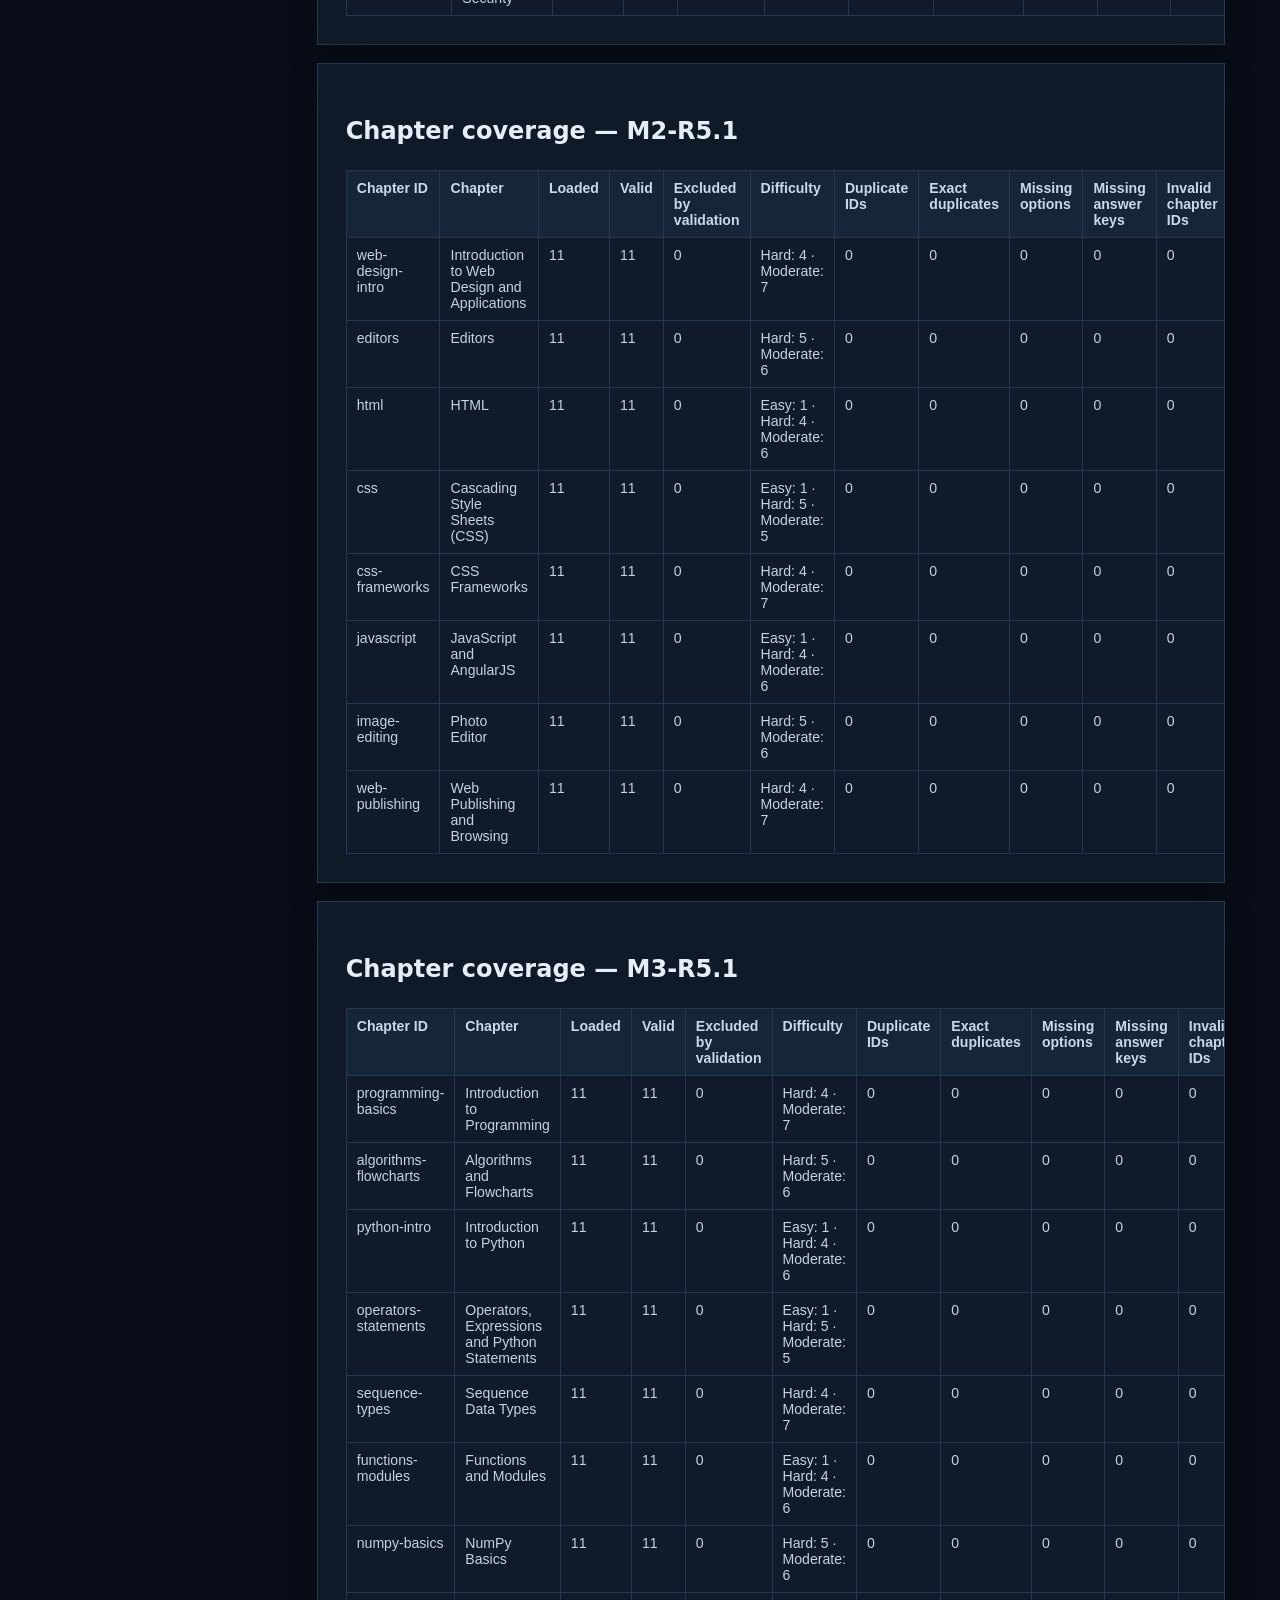
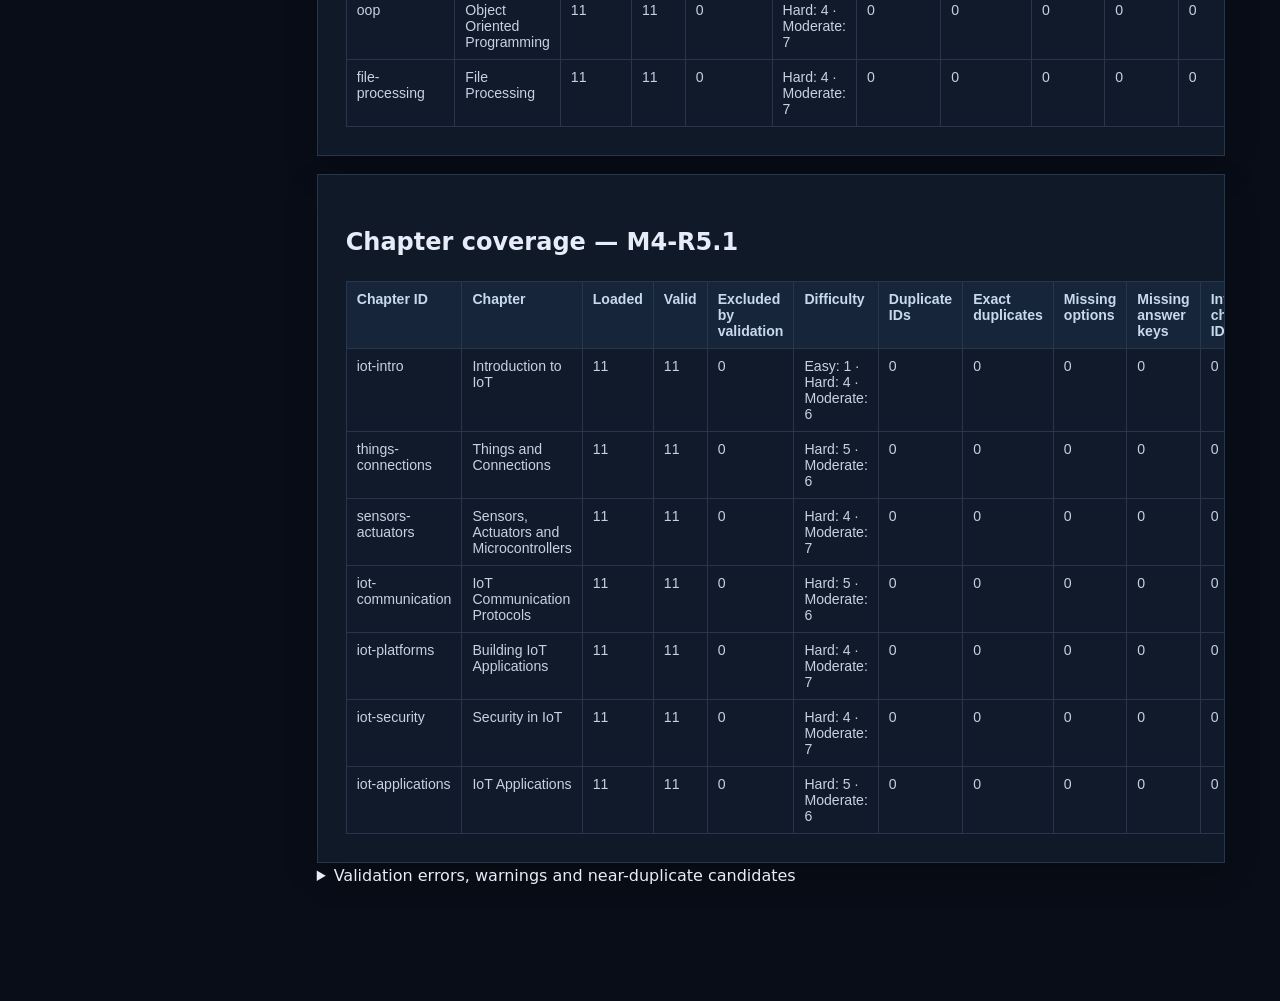
<file: olevel-bank-report.html>
<!DOCTYPE html>
<html lang="en">
<head>
    <meta charset="UTF-8">
    <meta name="viewport" content="width=device-width, initial-scale=1">
    <title>ZeroKB | O Level Bank Validation</title>
    <link rel="stylesheet" href="zerokb.css">
    <link rel="stylesheet" href="zerokb-user.css">
    <link rel="stylesheet" href="olevel.css">
    <script src="olevel-catalog.js" defer></script>
    <script src="olevel-question-utils.js" defer></script>
    <script src="olevel-data-m1.js" defer></script>
    <script src="olevel-data-m2.js" defer></script>
    <script src="olevel-data-m3.js" defer></script>
    <script src="olevel-data-m4.js" defer></script>
    <script src="olevel-bank-report.js" defer></script>
</head>
<body>
    <header class="topbar">
        <a class="brand" href="olevel.html">ZeroKB</a>
        <nav aria-label="Main navigation">
            <a href="index.html">Home</a>
            <a href="ccc.html">CCC</a>
            <a href="olevel.html">O Level</a>
            <a href="olevel.html#papers">Mock Tests</a>
            <a href="olevel.html#chapter-tests">Practice Tests</a>
            <a href="ccc.html#study-material">Study Materials</a>
            <a href="customize-test.html">Results &amp; Analysis</a>
        </nav>
    </header>
    <main class="page-shell">
        <p class="eyebrow">O Level question bank</p>
        <h1>Validation and coverage report</h1>
        <p>This report counts only the question records currently loaded from the four O Level data files. Automated schema and similarity checks do not replace subject-matter review for ambiguous wording or answer defensibility.</p>
        <p id="report-summary" class="notice" role="status">Loading question banks…</p>
        <div id="report-tables"></div>
        <details><summary>Validation errors, warnings and near-duplicate candidates</summary><pre id="report-issues"></pre></details>
    </main>
    <script src="zerokb-profile.js"></script>
    <script src="zerokb-shell.js"></script>
</body>
</html>
</file>
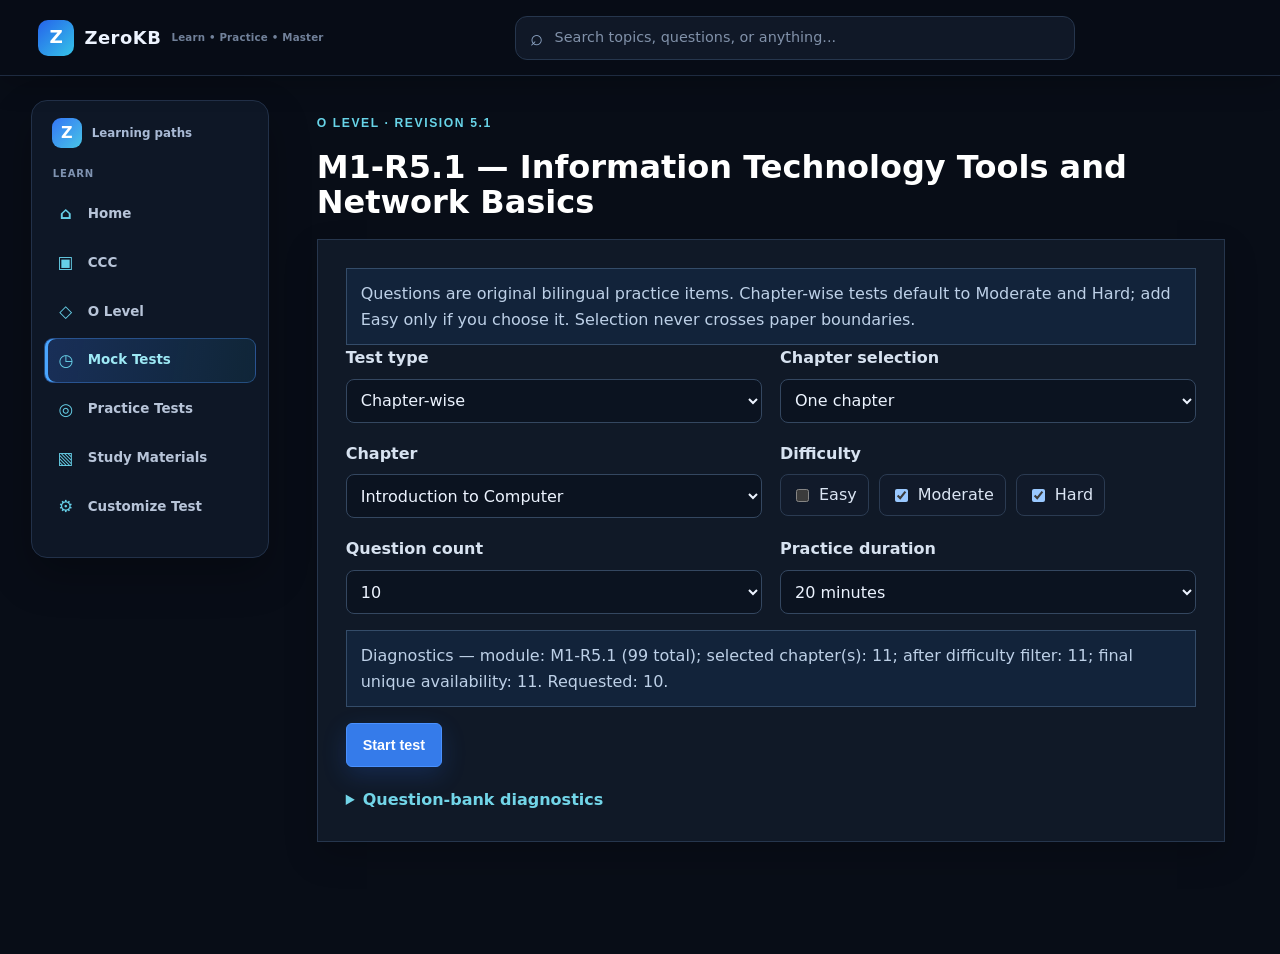
<file: olevel-test.html>
<!DOCTYPE html>
<html lang="en">
<head>
    <meta charset="UTF-8">
    <meta name="viewport" content="width=device-width, initial-scale=1">
    <title>ZeroKB | O Level Test</title>
    <link rel="stylesheet" href="zerokb.css">
    <link rel="stylesheet" href="zerokb-user.css">
    <link rel="stylesheet" href="olevel.css">
    <script src="olevel-catalog.js" defer></script>
    <script src="olevel-question-utils.js" defer></script>
    <script src="olevel-data-m1.js" defer></script>
    <script src="olevel-data-m2.js" defer></script>
    <script src="olevel-data-m3.js" defer></script>
    <script src="olevel-data-m4.js" defer></script>
    <script src="olevel-test.js" defer></script>
</head>
<body>
    <header class="topbar">
        <a class="brand" href="olevel.html">ZeroKB</a>
        <nav aria-label="Main navigation">
            <a href="index.html">Home</a>
            <a href="ccc.html">CCC</a>
            <a href="olevel.html">O Level</a>
            <a href="olevel.html#papers">Mock Tests</a>
            <a href="olevel.html#chapter-tests">Practice Tests</a>
            <a href="ccc.html#study-material">Study Materials</a>
            <a href="customize-test.html">Results &amp; Analysis</a>
        </nav>
    </header>
    <main class="page-shell test-shell">
        <p class="eyebrow">O Level · Revision 5.1</p>
        <h1 class="test-title" id="paper-title">Loading paper…</h1>
        <div id="load-error" class="notice error" role="alert" hidden></div>

        <section id="setup" class="panel">
            <div id="setup-message" class="notice" role="status"></div>
            <div class="setup-grid">
                <div class="field">
                    <label for="mode">Test type</label>
                    <select id="mode"><option value="chapter">Chapter-wise</option><option value="paper">Paper-wise practice</option><option value="mock">Full mock (100 questions)</option></select>
                </div>
                <div class="field" id="chapter-mode-field">
                    <label for="chapter-mode">Chapter selection</label>
                    <select id="chapter-mode"><option value="single">One chapter</option><option value="mix">Mix selected chapters</option></select>
                </div>
                <div class="field" id="single-chapter-field">
                    <label for="chapter">Chapter</label>
                    <select id="chapter"></select>
                </div>
                <div class="field" id="mixed-chapters-field" hidden>
                    <span>Choose chapters within this paper</span>
                    <div id="chapters" class="chapter-checks"></div>
                </div>
                <div class="field" id="difficulty-field">
                    <span>Difficulty</span>
                    <div class="choice-row">
                        <label><input type="checkbox" name="difficulty" value="Easy"> Easy</label>
                        <label><input type="checkbox" name="difficulty" value="Moderate" checked> Moderate</label>
                        <label><input type="checkbox" name="difficulty" value="Hard" checked> Hard</label>
                    </div>
                </div>
                <div class="field" id="count-field">
                    <label for="count">Question count</label>
                    <select id="count">
                        <option value="10">10</option><option value="20">20</option><option value="30">30</option>
                        <option value="50">50</option><option value="all">All available</option>
                    </select>
                </div>
                <div class="field" id="duration-field">
                    <label for="duration">Practice duration</label>
                    <select id="duration">
                        <option value="10">10 minutes</option><option value="20" selected>20 minutes</option>
                        <option value="30">30 minutes</option><option value="60">60 minutes</option><option value="120">120 minutes</option>
                    </select>
                </div>
            </div>
            <p id="availability" class="notice" aria-live="polite"></p>
            <button id="start" class="button" type="button" disabled>Loading and validating question bank…</button>
            <details class="bank-diagnostics">
                <summary>Question-bank diagnostics</summary>
                <pre id="diagnostics" aria-live="polite"></pre>
            </details>
        </section>

        <section id="active-test" class="panel" hidden>
            <div class="test-toolbar">
                <strong id="progress"></strong>
                <span id="timer" class="timer" aria-live="polite"></span>
                <button id="toggle-palette" class="button button-secondary" type="button" aria-expanded="true">Hide question palette</button>
            </div>
            <div id="palette" class="palette" aria-label="Question palette"></div>
            <div class="palette-legend"><span>● Current</span><span>● Attempted</span><span>● Unanswered</span></div>
            <article class="question-card">
                <div id="question-meta" class="question-meta"></div>
                <h2 id="question-en" class="question-en"></h2>
                <p id="question-hi" class="question-hi" lang="hi"></p>
                <div id="options" class="options"></div>
            </article>
            <div class="action-row">
                <button id="previous" class="button button-secondary" type="button">Previous</button>
                <button id="save-next" class="button" type="button">Save &amp; Next</button>
                <button id="next" class="button button-secondary" type="button">Next</button>
                <button id="submit" class="button" type="button">Submit Test</button>
            </div>
        </section>

        <section id="results" class="panel" hidden>
            <h2>Test result</h2>
            <div id="result-stats" class="result-stats"></div>
            <h3>Chapter-wise performance</h3>
            <div id="chapter-results"></div>
            <nav id="result-links" class="result-links" aria-label="Filter answer review"></nav>
            <div id="review"></div>
            <a class="button button-secondary" href="olevel.html">Back to O Level dashboard</a>
        </section>
    </main>
    <script src="zerokb-profile.js"></script>
    <script src="zerokb-shell.js"></script>
</body>
</html>
</file>
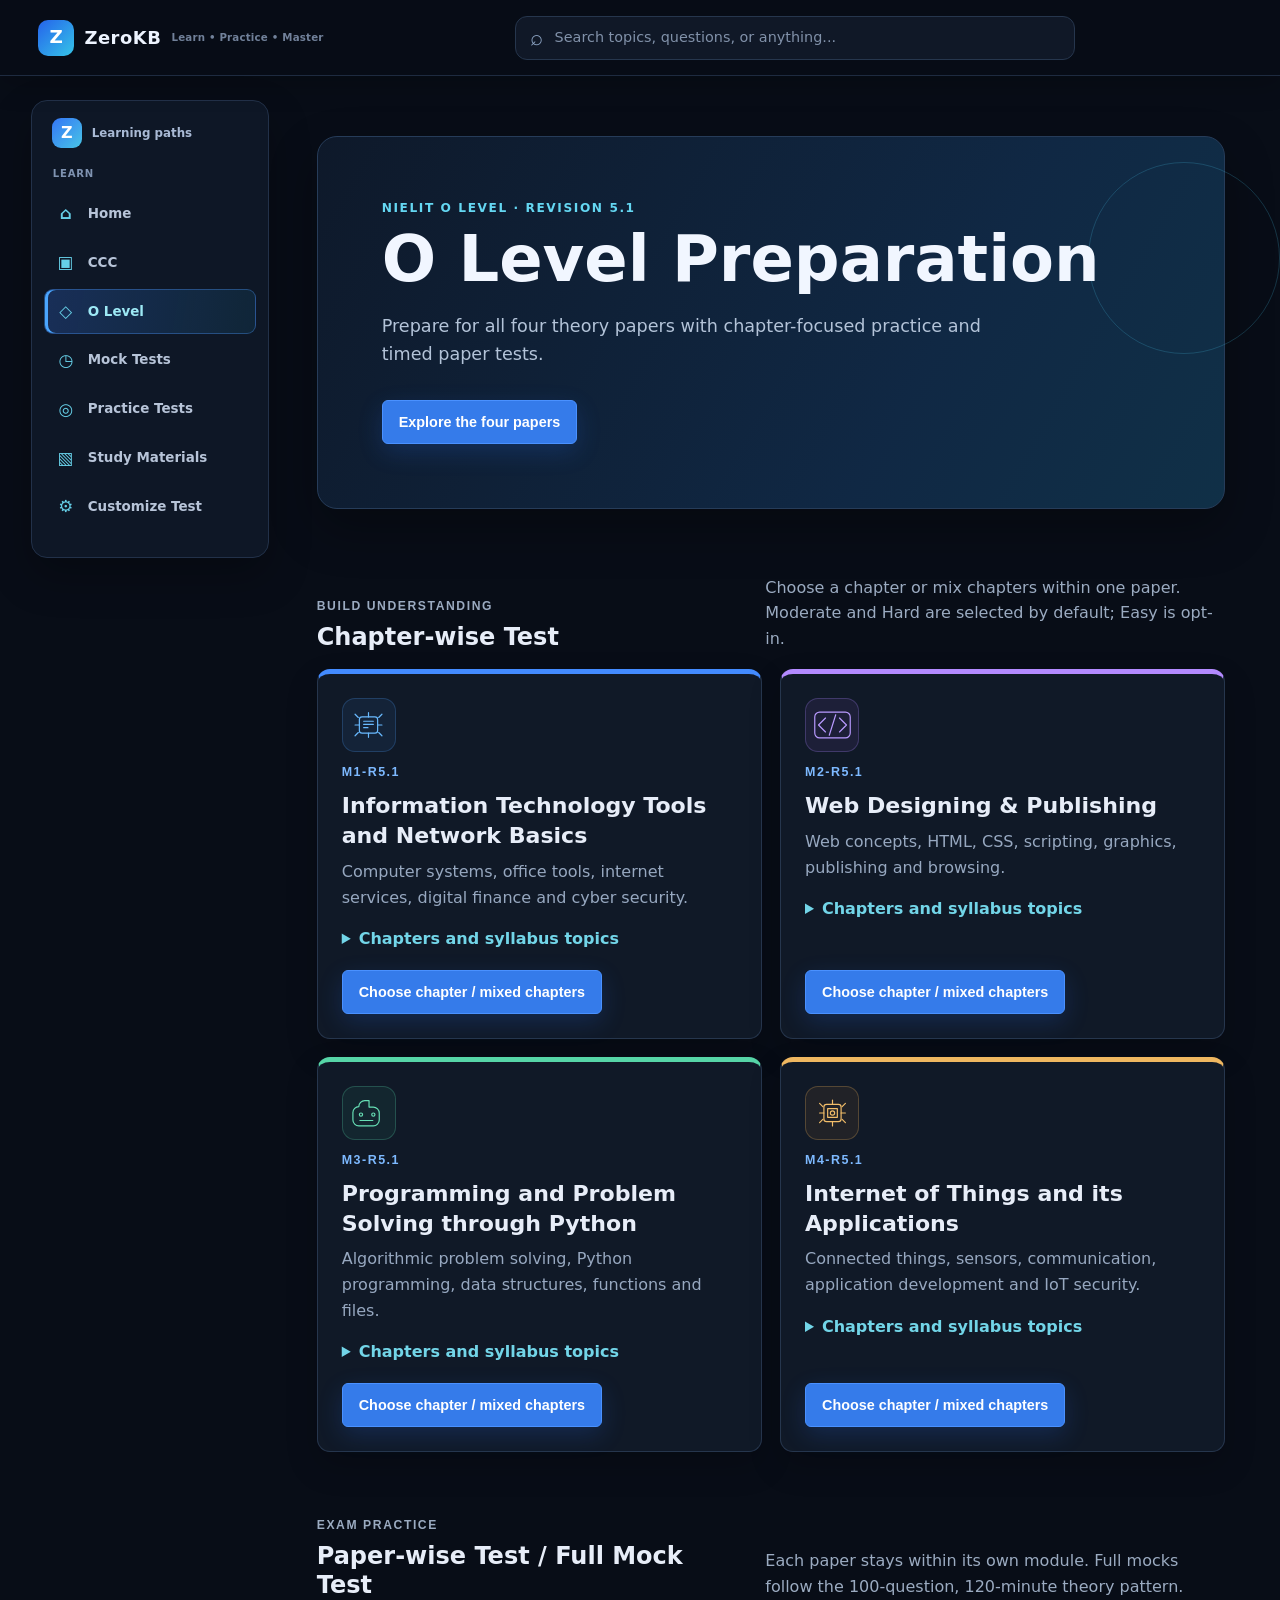
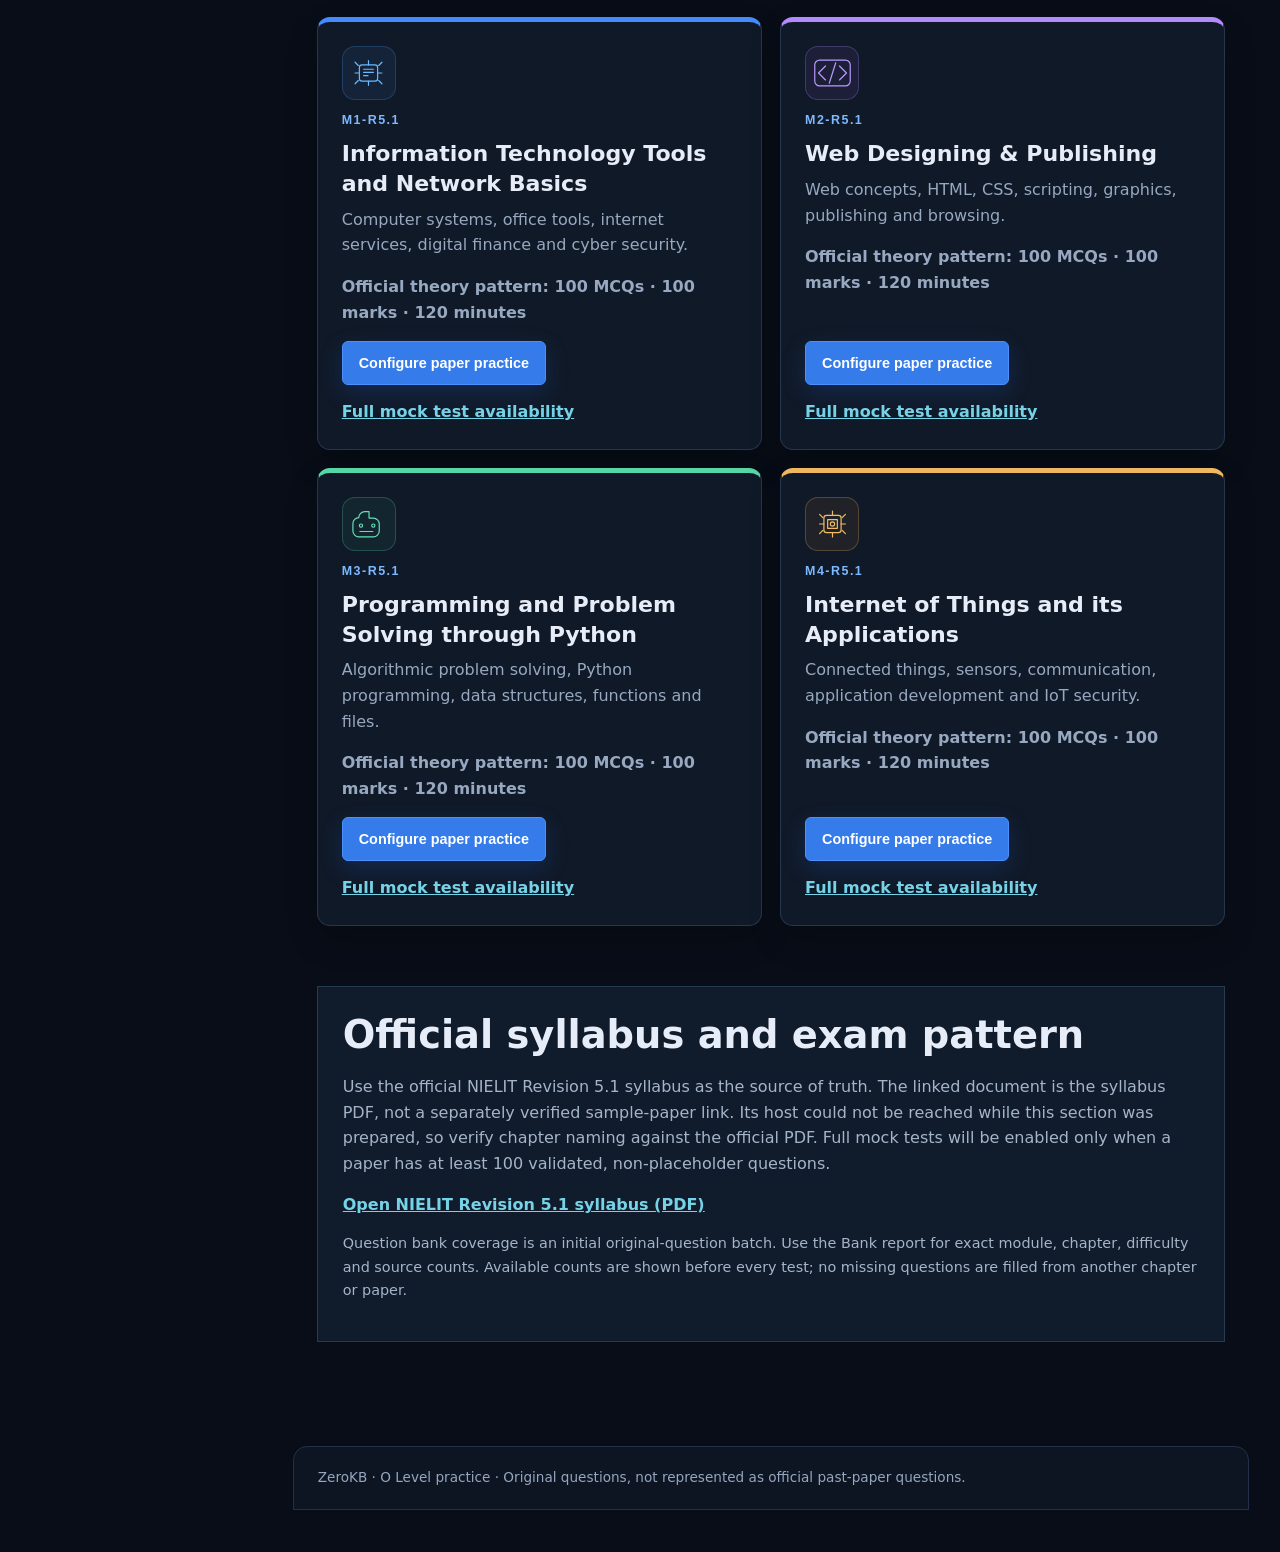
<file: olevel.html>
<!DOCTYPE html>
<html lang="en">
<head>
    <meta charset="UTF-8">
    <meta name="viewport" content="width=device-width, initial-scale=1">
    <meta name="description" content="ZeroKB O Level exam preparation: syllabus-based chapter practice and paper tests.">
    <title>ZeroKB | O Level Preparation</title>
    <link rel="stylesheet" href="zerokb.css">
    <link rel="stylesheet" href="zerokb-user.css">
    <link rel="stylesheet" href="olevel.css">
    <script src="olevel-catalog.js" defer></script>
    <script src="olevel-home.js" defer></script>
</head>
<body>
    <header class="topbar">
        <a class="brand" href="index.html">ZeroKB</a>
        <nav aria-label="Main navigation">
            <a href="index.html">Home</a>
            <a href="ccc.html">CCC</a>
            <a href="olevel.html" aria-current="page">O Level</a>
            <a href="olevel.html#papers">Mock Tests</a>
            <a href="olevel.html#chapter-tests">Practice Tests</a>
            <a href="ccc.html#study-material">Study Materials</a>
            <a href="customize-test.html">Results &amp; Analysis</a>
        </nav>
    </header>
    <main class="page-shell">
        <section class="hero">
            <p class="eyebrow">NIELIT O Level · Revision 5.1</p>
            <h1>O Level Preparation</h1>
            <p>Prepare for all four theory papers with chapter-focused practice and timed paper tests.</p>
            <a class="button button-light" href="#papers">Explore the four papers</a>
        </section>

        <section class="section-block" id="chapter-tests">
            <div class="section-heading">
                <div><p class="eyebrow">Build understanding</p><h2>Chapter-wise Test</h2></div>
                <p>Choose a chapter or mix chapters within one paper. Moderate and Hard are selected by default; Easy is opt-in.</p>
            </div>
            <div id="chapter-cards" class="paper-grid"></div>
        </section>

        <section class="section-block" id="papers">
            <div class="section-heading">
                <div><p class="eyebrow">Exam practice</p><h2>Paper-wise Test / Full Mock Test</h2></div>
                <p>Each paper stays within its own module. Full mocks follow the 100-question, 120-minute theory pattern.</p>
            </div>
            <div id="paper-cards" class="paper-grid"></div>
        </section>

        <aside class="source-note">
            <h2>Official syllabus and exam pattern</h2>
            <p>Use the official NIELIT Revision 5.1 syllabus as the source of truth. The linked document is the syllabus PDF, not a separately verified sample-paper link. Its host could not be reached while this section was prepared, so verify chapter naming against the official PDF. Full mock tests will be enabled only when a paper has at least 100 validated, non-placeholder questions.</p>
            <a href="https://nielit.gov.in/sites/default/files/headquarter/pdf/20220905_5_1_revised_O_Level_IT.pdf" target="_blank" rel="noopener noreferrer">Open NIELIT Revision 5.1 syllabus (PDF)</a>
            <p class="coverage-note" id="coverage-note" aria-live="polite"></p>
        </aside>
    </main>
    <footer>ZeroKB · O Level practice · Original questions, not represented as official past-paper questions.</footer>
    <script src="zerokb-profile.js"></script>
    <script src="zerokb-shell.js"></script>
</body>
</html>
</file>
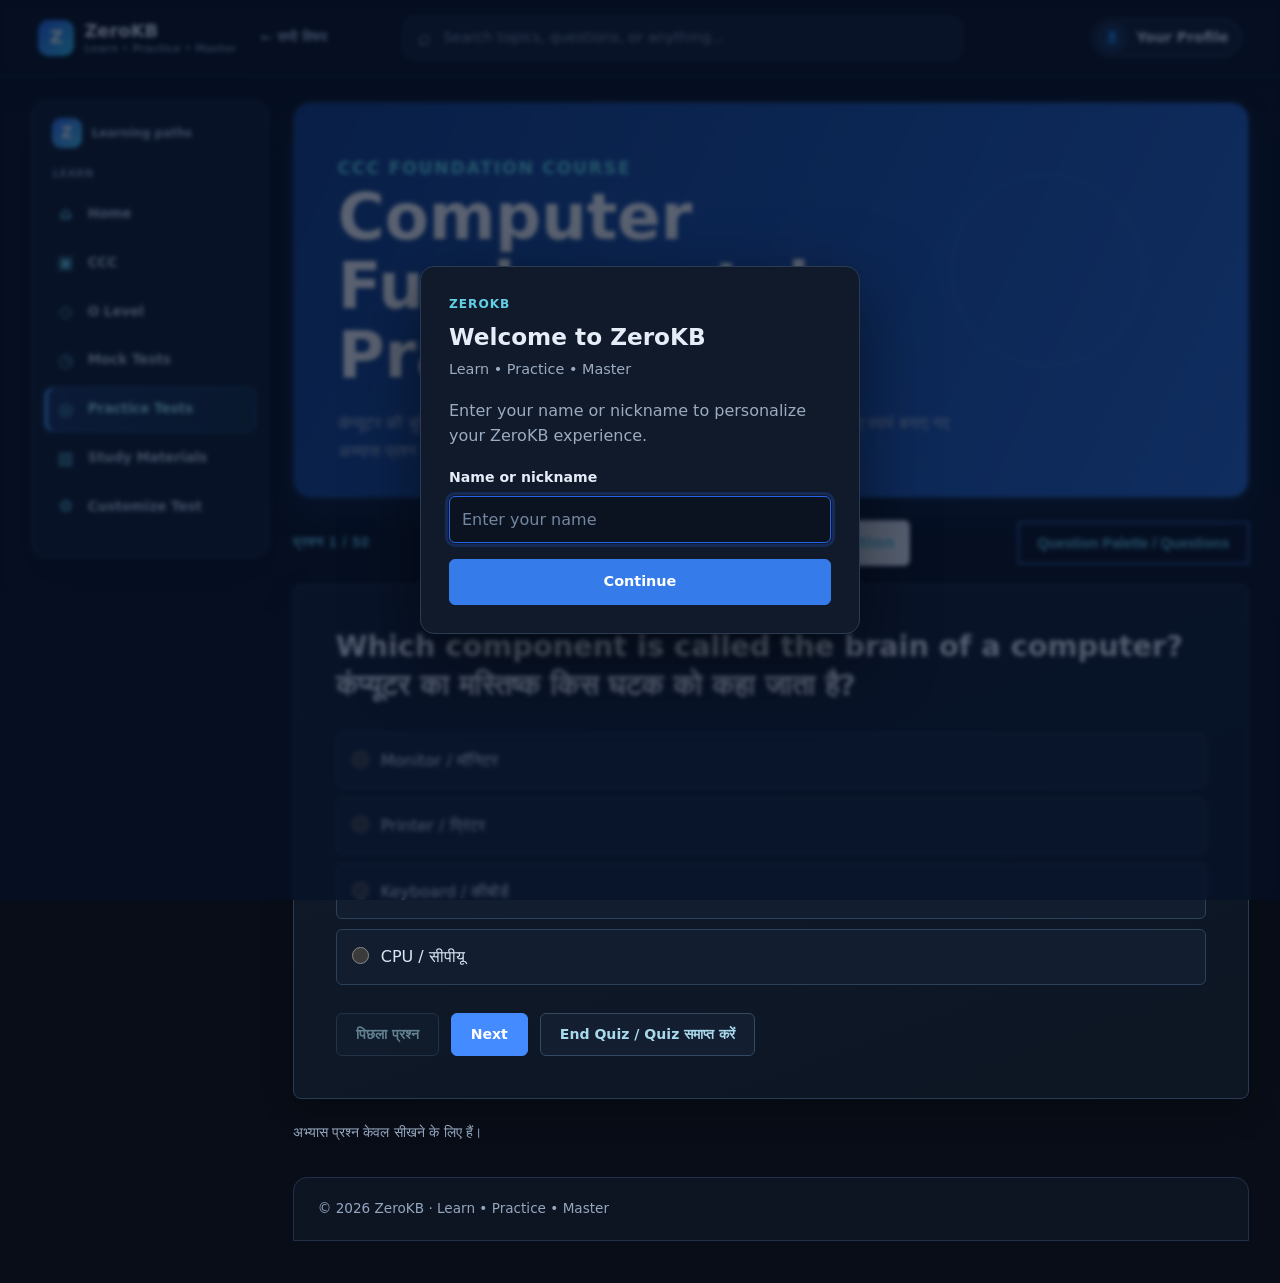
<file: practice-computer.html>
<!DOCTYPE html>
<html lang="en">
<head>
    <meta charset="UTF-8">
    <meta name="viewport" content="width=device-width, initial-scale=1.0">
    <meta name="description" content="Computer Fundamentals के लिए self-created CCC practice questions।">
    <title>ZeroKB | Computer Fundamentals Practice</title>
    <style>
        :root {
            --ink: #172a3a;
            --muted: #5c6d79;
            --paper: #f5f1e8;
            --white: #fffdf8;
            --teal: #087f8c;
            --teal-dark: #075e68;
            --yellow: #f2c14e;
            --coral: #e87861;
            --line: #d9d6cc;
            --success: #247a58;
            --error: #b84c3d;
            --shadow: 0 18px 45px rgba(23, 42, 58, 0.12);
        }

        * { box-sizing: border-box; }
        body {
            margin: 0;
            color: var(--ink);
            background: var(--paper);
            font-family: Georgia, "Noto Serif Devanagari", serif;
            line-height: 1.6;
        }

        .topbar {
            display: flex;
            justify-content: space-between;
            align-items: center;
            max-width: 1180px;
            margin: auto;
            padding: 22px 28px;
        }
        .brand {
            color: var(--ink);
            font-size: 1.15rem;
            font-weight: 700;
            letter-spacing: .04em;
            text-decoration: none;
        }
        .brand span { color: var(--teal); }
        .back-link {
            color: var(--muted);
            font-family: Arial, sans-serif;
            font-size: .9rem;
            text-decoration: none;
        }
        .back-link:hover { color: var(--teal); }

        .intro {
            max-width: 1180px;
            margin: 18px auto 0;
            padding: 52px 8%;
            background: var(--teal);
            color: var(--white);
            box-shadow: var(--shadow);
        }
        .eyebrow {
            margin: 0 0 12px;
            color: var(--yellow);
            font-family: Arial, sans-serif;
            font-size: .76rem;
            font-weight: 700;
            letter-spacing: .14em;
            text-transform: uppercase;
        }
        h1 {
            max-width: 760px;
            margin: 0;
            font-size: clamp(2.2rem, 5vw, 4.2rem);
            line-height: 1.08;
            letter-spacing: -.035em;
        }
        .intro p {
            max-width: 650px;
            margin: 20px 0 0;
            color: #d7f0ed;
            font-size: 1.08rem;
        }

        main { max-width: 900px; margin: auto; padding: 64px 28px 72px; }
        .practice-header {
            display: flex;
            justify-content: space-between;
            align-items: center;
            gap: 20px;
            margin-bottom: 18px;
        }
        .question-number {
            color: var(--teal-dark);
            font-family: Arial, sans-serif;
            font-size: .86rem;
            font-weight: 700;
            letter-spacing: .08em;
            text-transform: uppercase;
        }
        .score {
            padding: 8px 13px;
            border: 1px solid var(--line);
            background: var(--white);
            color: var(--teal-dark);
            font-family: Arial, sans-serif;
            font-size: .86rem;
            font-weight: 700;
        }
        .question-card {
            padding: clamp(24px, 5vw, 42px);
            border: 1px solid var(--line);
            border-top: 5px solid var(--yellow);
            background: var(--white);
            box-shadow: 0 10px 25px rgba(23, 42, 58, 0.06);
        }
        h2 { margin: 0 0 28px; font-size: clamp(1.35rem, 3vw, 1.8rem); line-height: 1.35; white-space: pre-line; }
        .options { display: grid; gap: 11px; }
        .option {
            display: flex;
            align-items: flex-start;
            gap: 12px;
            padding: 14px 15px;
            border: 1px solid var(--line);
            background: #fffefa;
            cursor: pointer;
            font-size: 1rem;
        }
        .option:hover { border-color: var(--teal); }
        .option input { width: 17px; height: 17px; margin: 3px 0 0; accent-color: var(--teal); }
        .option:has(input:checked) { border-color: var(--teal); background: #edf7f5; }
        .actions { display: flex; flex-wrap: wrap; gap: 12px; margin-top: 28px; }
        button {
            padding: 12px 19px;
            border: 1px solid var(--teal);
            background: var(--teal);
            color: var(--white);
            cursor: pointer;
            font-family: Arial, sans-serif;
            font-size: .88rem;
            font-weight: 700;
        }
        button:hover { background: var(--teal-dark); }
        button.secondary { background: transparent; color: var(--teal-dark); }
        button.secondary:hover { background: var(--teal); color: var(--white); }
        button:disabled { cursor: default; opacity: .55; }
        button.secondary:disabled { background: transparent; color: var(--teal-dark); }
        .feedback {
            margin-top: 22px;
            padding: 16px 18px;
            border-left: 4px solid var(--teal);
            background: #edf7f5;
        }
        .feedback.correct { border-left-color: var(--success); background: #edf7f1; }
        .feedback.incorrect { border-left-color: var(--error); background: #fff1ee; }
        .feedback strong { display: block; margin-bottom: 4px; font-family: Arial, sans-serif; }
        .feedback p { margin: 0; color: var(--muted); }
        .feedback.correct strong { color: var(--success); }
        .feedback.incorrect strong { color: var(--error); }
        .notice { margin: 22px 0 0; color: var(--muted); font-size: .86rem; }
        .result-card h2 { margin-bottom: 18px; }
        .result-score { margin: 8px 0 24px; color: var(--teal-dark); font-family: Arial, sans-serif; font-size: 2.4rem; font-weight: 700; }
        .result-stats { display: grid; grid-template-columns: repeat(3, 1fr); gap: 10px; }
        .result-stats div { padding: 14px; border: 1px solid var(--line); background: #fffefa; }
        .result-stats strong, .result-stats span { display: block; }
        .result-stats strong { color: var(--teal-dark); font-family: Arial, sans-serif; font-size: 1.25rem; }
        .result-stats span { color: var(--muted); font-size: .88rem; }
        .review-item { margin-top: 14px; padding: 18px; border: 1px solid var(--line); background: #fffefa; }
        .review-item h3 { margin: 0 0 10px; font-size: 1.05rem; white-space: pre-line; }
        .review-item p { margin: 6px 0; color: var(--muted); }

        footer {
            padding: 24px 28px;
            background: var(--ink);
            color: #c3d0d1;
            font-family: Arial, sans-serif;
            font-size: .85rem;
            text-align: center;
        }

        @media (max-width: 600px) {
            .topbar { padding: 18px 20px; }
            .back-link { font-size: .78rem; }
            .intro { margin-top: 0; padding: 52px 24px; }
            main { padding: 48px 20px 60px; }
            .practice-header { align-items: flex-start; flex-direction: column; gap: 10px; }
            .question-card { padding: 24px 18px; }
            .actions button { width: 100%; }
            .result-stats { grid-template-columns: repeat(2, 1fr); }
        }
    </style>
    <link rel="stylesheet" href="zerokb.css">
    <link rel="stylesheet" href="zerokb-user.css">
</head>
<body>
    <header class="topbar">
        <a class="brand" href="ccc.html">ZeroKB</a>
        <a class="back-link" href="ccc.html">← सभी विषय</a>
    </header>

    <section class="intro">
        <p class="eyebrow">CCC foundation course</p>
        <h1>Computer Fundamentals Practice</h1>
        <p>कंप्यूटर की बुनियादी अवधारणाओं पर अपने ज्ञान को परखें। ये प्रश्न इस वेबसाइट के लिए स्वयं बनाए गए अभ्यास प्रश्न हैं, आधिकारिक PYQs नहीं।</p>
    </section>

    <main>
        <div class="practice-header">
            <span class="question-number" id="question-number">प्रश्न 1 / 50</span>
            <span class="score" id="attempt-count">Attempted: 0 / 50</span>
        </div>

        <section class="question-card" aria-live="polite">
            <h2 id="question-text"></h2>
            <div class="options" id="options"></div>
            <div class="actions">
                <button class="secondary" id="previous-button" type="button">पिछला प्रश्न</button>
                <button id="next-button" type="button">Next</button>
                <button id="submit-button" type="button" hidden>Submit Quiz</button>
                <button class="secondary" id="finish-button" type="button">End Quiz / Quiz समाप्त करें</button>
            </div>
        </section>
        <section class="question-card result-card" id="result-panel" aria-live="polite" hidden></section>
        <p class="notice">अभ्यास प्रश्न केवल सीखने के लिए हैं।</p>
    </main>

    <footer>© 2026 ZeroKB · Learn • Practice • Master</footer>

    <script src="practice-review.js"></script>
    <script src="zerokb-practice-features.js"></script>
    <script>
        const questions = [
            { question: "Which component is called the brain of a computer?\nकंप्यूटर का मस्तिष्क किस घटक को कहा जाता है?", options: ["Monitor / मॉनिटर", "CPU / सीपीयू", "Keyboard / कीबोर्ड", "Printer / प्रिंटर"], answer: 1, explanation: "CPU निर्देशों को process करता है और कंप्यूटर के कार्यों को नियंत्रित करता है।" },
            { question: "Which memory loses its contents when power is off?\nबिजली बंद होने पर किस memory का डेटा मिट जाता है?", options: ["ROM / रोम", "RAM / रैम", "Hard disk / हार्ड डिस्क", "DVD / डीवीडी"], answer: 1, explanation: "RAM अस्थायी memory है; बिजली बंद होने पर इसका डेटा सामान्यतः मिट जाता है।" },
            { question: "Which device is mainly used to enter text?\nText दर्ज करने के लिए मुख्यतः किस device का उपयोग होता है?", options: ["Speaker / स्पीकर", "Keyboard / कीबोर्ड", "Monitor / मॉनिटर", "Projector / प्रोजेक्टर"], answer: 1, explanation: "Keyboard से अक्षर, संख्याएँ और commands input किए जाते हैं।" },
            { question: "Which of these is an output device?\nइनमें से कौन-सा output device है?", options: ["Mouse / माउस", "Scanner / स्कैनर", "Monitor / मॉनिटर", "Microphone / माइक्रोफोन"], answer: 2, explanation: "Monitor जानकारी को स्क्रीन पर दिखाता है, इसलिए यह output device है।" },
            { question: "How many bits are in one byte?\nएक byte में कितने bits होते हैं?", options: ["4", "8", "16", "32"], answer: 1, explanation: "एक byte में 8 bits होते हैं; bit डिजिटल डेटा की सबसे छोटी इकाई है।" },
            { question: "Which memory keeps its contents without power?\nकौन-सी memory बिजली बंद होने पर भी डेटा बनाए रखती है?", options: ["RAM / रैम", "Cache / कैश", "ROM / रोम", "Register / रजिस्टर"], answer: 2, explanation: "ROM non-volatile memory है और बिजली बंद होने पर भी इसका डेटा बना रहता है।" },
            { question: "Which device converts a paper document into a digital image?\nकौन-सा device कागज़ी दस्तावेज़ को digital image में बदलता है?", options: ["Printer / प्रिंटर", "Scanner / स्कैनर", "Speaker / स्पीकर", "Plotter / प्लॉटर"], answer: 1, explanation: "Scanner कागज़ पर मौजूद text या चित्र को digital रूप में कंप्यूटर तक पहुँचाता है।" },
            { question: "What is a main role of an operating system?\nOperating System का मुख्य कार्य क्या है?", options: ["Manage hardware and software / हार्डवेयर व सॉफ्टवेयर संभालना", "Print every file / हर file छापना", "Create electricity / बिजली बनाना", "Clean the monitor / मॉनिटर साफ करना"], answer: 0, explanation: "Operating System memory, files, devices और applications को manage करता है।" },
            { question: "Which of these is system software?\nइनमें से कौन-सा system software है?", options: ["Photo / फोटो", "Operating system / ऑपरेटिंग सिस्टम", "Text document / text document", "Presentation slide / presentation slide"], answer: 1, explanation: "Operating System hardware और application software के बीच काम करने वाला system software है।" },
            { question: "Which storage device uses flash memory and has no moving parts?\nकौन-सा storage device flash memory उपयोग करता है और इसमें moving parts नहीं होते?", options: ["SSD / एसएसडी", "Floppy disk / फ्लॉपी डिस्क", "Magnetic tape / मैग्नेटिक टेप", "CD-ROM / सीडी-रोम"], answer: 0, explanation: "SSD flash memory पर डेटा रखती है और इसमें घूमती platter नहीं होती।" },
            { question: "What does the ALU mainly do?\nALU मुख्यतः क्या करता है?", options: ["Arithmetic and logic / अंकगणित व तर्क", "Print documents / दस्तावेज़ छापना", "Record sound / ध्वनि रिकॉर्ड करना", "Connect cables / केबल जोड़ना"], answer: 0, explanation: "ALU गणना और logical comparisons जैसी क्रियाएँ करता है।" },
            { question: "Which unit measures processor clock frequency?\nProcessor की clock frequency किस इकाई में मापी जाती है?", options: ["Litre / लीटर", "Hertz / हर्ट्ज़", "Metre / मीटर", "Pixel / पिक्सेल"], answer: 1, explanation: "Processor clock frequency Hertz में मापी जाती है; GHz इसका बड़ा गुणक है।" },
            { question: "Which device points, clicks, and selects items on screen?\nScreen पर point, click और items चुनने के लिए कौन-सा device है?", options: ["Mouse / माउस", "Printer / प्रिंटर", "Webcam / वेबकैम", "UPS / यूपीएस"], answer: 0, explanation: "Mouse pointer को नियंत्रित करके स्क्रीन पर items चुनने में मदद करता है।" },
            { question: "What does a printer produce?\nPrinter क्या तैयार करता है?", options: ["Hard copy / कागज़ी प्रति", "Scanned image / scanned image", "Temporary memory / अस्थायी memory", "Network connection / network connection"], answer: 0, explanation: "Printer डिजिटल दस्तावेज़ या चित्र को कागज़ पर छापता है।" },
            { question: "Which number system uses only 0 and 1?\nकौन-सी संख्या पद्धति केवल 0 और 1 उपयोग करती है?", options: ["Decimal / दशमलव", "Binary / द्विआधारी", "Octal / अष्टाधारी", "Roman / रोमन"], answer: 1, explanation: "Binary number system में केवल 0 और 1 digits होते हैं।" },
            { question: "What does the .txt extension usually indicate?\n.txt extension सामान्यतः किस प्रकार की file बताती है?", options: ["Plain text / साधारण text", "Audio / audio", "Video / video", "Executable program / executable program"], answer: 0, explanation: ".txt extension सामान्यतः plain text वाली file के लिए होती है।" },
            { question: "Which shortcut commonly copies selected content?\nचुने हुए content को copy करने का सामान्य shortcut कौन-सा है?", options: ["Ctrl + X", "Ctrl + C", "Ctrl + V", "Ctrl + Z"], answer: 1, explanation: "Ctrl + C कई applications में selected content को copy करता है।" },
            { question: "Which shortcut commonly pastes copied content?\nCopied content paste करने का सामान्य shortcut कौन-सा है?", options: ["Ctrl + P", "Ctrl + A", "Ctrl + V", "Ctrl + S"], answer: 2, explanation: "Ctrl + V clipboard के content को वर्तमान स्थान पर paste करता है।" },
            { question: "What is a computer folder mainly used for?\nComputer folder का मुख्य उपयोग क्या है?", options: ["Organize files / files व्यवस्थित करना", "Change screen brightness / screen की चमक बदलना", "Run the fan / पंखा चलाना", "Translate files / files का अनुवाद करना"], answer: 0, explanation: "Folders संबंधित files को समूहित करके व्यवस्थित रखते हैं।" },
            { question: "Which of these is a web browser?\nइनमें से कौन-सा web browser है?", options: ["Mozilla Firefox / मोज़िला फ़ायरफ़ॉक्स", "Microsoft Excel / माइक्रोसॉफ्ट एक्सेल", "Notepad / नोटपैड", "Calculator / कैलकुलेटर"], answer: 0, explanation: "Web browser वेबसाइटों और web pages को खोलने व देखने के लिए उपयोग होता है।" },
            { question: "What does a URL identify?\nURL किसकी पहचान करता है?", options: ["A web resource address / web resource का पता", "Battery level / बैटरी स्तर", "Printer cartridge / printer cartridge", "Keyboard key / keyboard key"], answer: 0, explanation: "URL वेब पर किसी page या resource का address बताता है।" },
            { question: "Which service maps domain names to IP addresses?\nकौन-सी सेवा domain names को IP addresses से जोड़ती है?", options: ["DNS / डीएनएस", "USB / यूएसबी", "HTML / एचटीएमएल", "PDF / पीडीएफ"], answer: 0, explanation: "DNS domain names के अनुरूप IP addresses खोजने में मदद करता है।" },
            { question: "What is an email attachment?\nEmail attachment क्या होता है?", options: ["A file sent with an email / email के साथ भेजी file", "Sender's password / भेजने वाले का password", "Internet cable / internet cable", "Browser tab / browser tab"], answer: 0, explanation: "Attachment email के साथ भेजा गया document, image या अन्य file होता है।" },
            { question: "What is phishing?\nPhishing क्या है?", options: ["A scam to steal sensitive information / जानकारी चुराने की धोखाधड़ी", "A file compression method / file compression विधि", "A monitor type / monitor का प्रकार", "A printing method / छापने की विधि"], answer: 0, explanation: "Phishing में नकली message या website से password अथवा वित्तीय जानकारी लेने की कोशिश होती है।" },
            { question: "Which password practice is safer?\nPassword के लिए कौन-सी आदत अधिक सुरक्षित है?", options: ["Reuse one short password / एक छोटा password दोहराना", "Use long, unique passwords / लंबे और अलग-अलग passwords रखना", "Share passwords publicly / password सार्वजनिक करना", "Put it in a public profile / public profile में लिखना"], answer: 1, explanation: "हर account के लिए लंबा और अलग password रखने से जोखिम कम होता है।" },
            { question: "What is antivirus software designed to do?\nAntivirus software किस काम के लिए बनाया जाता है?", options: ["Detect and help remove malware / malware पहचानने व हटाने में मदद", "Enlarge the monitor / monitor बड़ा करना", "Create internet service / internet सेवा बनाना", "Replace the keyboard / keyboard बदलना"], answer: 0, explanation: "Antivirus संभावित malware को पहचानने, रोकने और हटाने में मदद करता है।" },
            { question: "What can connected devices do through a computer network?\nComputer network से जुड़े devices क्या कर सकते हैं?", options: ["Exchange data and share resources / डेटा व संसाधन साझा करना", "Work without power / बिना बिजली काम करना", "Become physically identical / आकार में एक जैसे होना", "Avoid all software / सभी software से बचना"], answer: 0, explanation: "Network devices के बीच communication और files या printers साझा करना संभव करता है।" },
            { question: "Which device forwards data between networks?\nकौन-सा device networks के बीच data भेजता है?", options: ["Router / राउटर", "Webcam / वेबकैम", "Joystick / जॉयस्टिक", "Plotter / प्लॉटर"], answer: 0, explanation: "Router network traffic को उचित दिशा में भेजता और networks को जोड़ता है।" },
            { question: "What does Wi-Fi provide?\nWi-Fi क्या सुविधा देता है?", options: ["Wireless network connectivity / wireless network से जुड़ाव", "Paper scanning / कागज़ scan करना", "Permanent power backup / स्थायी power backup", "Disc storage / disc storage"], answer: 0, explanation: "Wi-Fi radio signals से devices को wireless network से जोड़ता है।" },
            { question: "What is cloud storage?\nCloud storage क्या है?", options: ["Data on remote internet-accessible servers / internet से उपलब्ध servers पर डेटा", "Data only in CPU registers / केवल CPU registers में डेटा", "Printing files / files छापना", "A keyboard setting / keyboard setting"], answer: 0, explanation: "Cloud storage में डेटा remote servers पर रखा जाता है और network से access होता है।" },
            { question: "Why do users create a backup?\nUsers backup क्यों बनाते हैं?", options: ["Keep a recoverable data copy / डेटा की वापस पाई जा सकने वाली copy रखना", "Enlarge the screen / screen बड़ी करना", "Remove the OS / OS हटाना", "Slow file access / file access धीमा करना"], answer: 0, explanation: "Backup मूल डेटा खोने या खराब होने पर उसे वापस पाने में मदद करता है।" },
            { question: "What is a database used for?\nDatabase का उपयोग किसलिए होता है?", options: ["Organize and retrieve related data / संबंधित डेटा व्यवस्थित व प्राप्त करना", "Display only video / केवल video दिखाना", "Cool the processor / processor ठंडा करना", "Charge a mouse / mouse charge करना"], answer: 0, explanation: "Database संबंधित जानकारी को व्यवस्थित रूप से संग्रहित और खोजने योग्य बनाता है।" },
            { question: "In a spreadsheet, what is the intersection of a row and column called?\nSpreadsheet में row और column के मिलने के स्थान को क्या कहते हैं?", options: ["Cell / सेल", "Slide / स्लाइड", "Folder / फोल्डर", "Pixel / पिक्सेल"], answer: 0, explanation: "Spreadsheet में cell एक row और एक column के intersection पर होती है।" },
            { question: "Which symbol usually begins a spreadsheet formula?\nSpreadsheet formula सामान्यतः किस चिह्न से शुरू होता है?", options: ["=", "#", "@", "&"], answer: 0, explanation: "अधिकांश spreadsheet applications में formula बराबर (=) के चिह्न से शुरू होता है।" },
            { question: "Which software is suited to creating slide presentations?\nSlide presentation बनाने के लिए कौन-सा software उपयुक्त है?", options: ["Presentation software / presentation software", "Disk cleaner / disk cleaner", "File archiver / file archiver", "Device driver / device driver"], answer: 0, explanation: "Presentation software में slides पर text, images और अन्य सामग्री व्यवस्थित होती है।" },
            { question: "What is a word processor mainly used for?\nWord processor का मुख्य उपयोग क्या है?", options: ["Create and edit text documents / text documents बनाना व संपादित करना", "Route network packets / network packets भेजना", "Measure temperature / तापमान मापना", "Scan fingerprints / fingerprints scan करना"], answer: 0, explanation: "Word processor letters, reports और दूसरे text documents बनाने व format करने के लिए है।" },
            { question: "What is the Recycle Bin or Trash mainly for?\nRecycle Bin या Trash का मुख्य उपयोग क्या है?", options: ["Temporarily keep deleted items for recovery / हटाई files को अस्थायी रूप से रखना", "Store the OS permanently / OS स्थायी रूप से रखना", "Increase RAM / RAM बढ़ाना", "Connect to Wi-Fi / Wi-Fi जोड़ना"], answer: 0, explanation: "यह हटाई गई files को अस्थायी रूप से रख सकता है ताकि उन्हें restore किया जा सके।" },
            { question: "Which port commonly connects a keyboard, mouse, or flash drive?\nKeyboard, mouse या flash drive जोड़ने के लिए कौन-सा port सामान्य है?", options: ["USB port / यूएसबी पोर्ट", "Speaker cone / speaker cone", "Paper tray / paper tray", "Ethernet address / Ethernet address"], answer: 0, explanation: "USB port अनेक peripherals और storage devices जोड़ने के लिए उपयोग होता है।" },
            { question: "What does a UPS provide during a power failure?\nबिजली जाने पर UPS क्या देता है?", options: ["Temporary backup power / थोड़े समय का backup power", "Faster internet by itself / अपने आप तेज internet", "More disk capacity / अधिक disk क्षमता", "A printed copy / छपी प्रति"], answer: 0, explanation: "UPS सीमित समय की बिजली देता है ताकि काम save करके system बंद किया जा सके।" },
            { question: "Which storage keeps data for long-term use without power?\nकौन-सा storage बिजली के बिना भी लंबे समय तक डेटा रखता है?", options: ["Secondary storage / द्वितीयक storage", "CPU cache / CPU cache", "RAM / रैम", "CPU register / CPU register"], answer: 0, explanation: "Hard disk और SSD जैसे secondary storage devices non-volatile डेटा रखते हैं।" },
            { question: "What is the smallest unit of digital information?\nDigital जानकारी की सबसे छोटी इकाई क्या है?", options: ["Bit / बिट", "Byte / बाइट", "Kilobyte / किलोबाइट", "Megabyte / मेगाबाइट"], answer: 0, explanation: "Bit binary digit 0 या 1 को दर्शाता है और सबसे छोटी digital इकाई है।" },
            { question: "Which unit is larger than a kilobyte in the usual sequence?\nसामान्य क्रम में kilobyte से बड़ी इकाई कौन-सी है?", options: ["Byte / बाइट", "Megabyte / मेगाबाइट", "Bit / बिट", "Nibble / निबल"], answer: 1, explanation: "सामान्य क्रम है: Byte, Kilobyte, Megabyte, Gigabyte और Terabyte।" },
            { question: "Which is an example of application software?\nApplication software का उदाहरण कौन-सा है?", options: ["Spreadsheet application / spreadsheet application", "Bootloader / bootloader", "Operating system kernel / OS kernel", "Device firmware / device firmware"], answer: 0, explanation: "Spreadsheet application उपयोगकर्ता के काम जैसे गणना और data analysis के लिए होता है।" },
            { question: "What does a device driver do?\nDevice driver क्या करता है?", options: ["Helps the OS communicate with hardware / OS को hardware से संवाद कराता है", "Creates a chart / chart बनाता है", "Encrypts every website / हर website encrypt करता है", "Cleans printed paper / कागज़ साफ करता है"], answer: 0, explanation: "Driver operating system और hardware device के बीच संचार उपलब्ध कराता है।" },
            { question: "What is booting?\nBooting क्या है?", options: ["Starting a computer and loading its OS / कंप्यूटर शुरू करके OS load करना", "Deleting every file / हर file मिटाना", "Printing a document / document छापना", "Changing a cable / cable बदलना"], answer: 0, explanation: "Booting में computer शुरू होकर operating system को memory में load करता है।" },
            { question: "Which key commonly deletes the character left of the cursor?\nCursor के बाईं ओर का character हटाने के लिए कौन-सी key है?", options: ["Backspace / बैकस्पेस", "Shift / शिफ्ट", "Caps Lock / कैप्स लॉक", "Tab / टैब"], answer: 0, explanation: "Backspace सामान्यतः cursor के बाईं ओर का character हटाता है।" },
            { question: "What does GUI stand for?\nGUI का पूरा नाम क्या है?", options: ["Graphical User Interface / ग्राफिकल यूज़र इंटरफेस", "General Utility Internet / जनरल यूटिलिटी इंटरनेट", "Global User Input / ग्लोबल यूज़र इनपुट", "Graphic Unit Instruction / ग्राफिक यूनिट इंस्ट्रक्शन"], answer: 0, explanation: "GUI में windows, icons और menus जैसे visual elements से system उपयोग किया जाता है।" },
            { question: "What area does a LAN usually cover?\nLAN सामान्यतः किस क्षेत्र को cover करता है?", options: ["A limited local area / सीमित स्थानीय क्षेत्र", "The whole planet only / केवल पूरा ग्रह", "One CPU register / एक CPU register", "A printed diagram / छपा diagram"], answer: 0, explanation: "LAN घर, कार्यालय या स्कूल जैसे सीमित क्षेत्र के devices को जोड़ता है।" },
            { question: "What is malware?\nMalware क्या है?", options: ["Software intended to harm or misuse systems / system को नुकसान पहुँचाने वाला software", "A spreadsheet type / spreadsheet का प्रकार", "A display standard / display standard", "A safe backup / सुरक्षित backup"], answer: 0, explanation: "Malware हानिकारक software का व्यापक नाम है; virus और ransomware इसके उदाहरण हैं।" },
            { question: "What is the purpose of encryption?\nEncryption का उद्देश्य क्या है?", options: ["Make data unreadable without the key / key के बिना डेटा अपठनीय करना", "Enlarge a monitor / monitor बड़ा करना", "Print in color / रंगीन print करना", "Remove file names / file names हटाना"], answer: 0, explanation: "Encryption डेटा को coded रूप देता है ताकि उचित key के बिना उसे पढ़ना कठिन हो।" }
        ];

        const answerPositions = [3, 1, 0, 2, 3, 2, 1, 2, 1, 0, 2, 0, 2, 1, 0, 3, 1, 0, 3, 3, 1, 0, 2, 3, 3, 1, 0, 2, 1, 0, 1, 2, 3, 2, 3, 2, 1, 3, 0, 3, 0, 2, 1, 1, 3, 2, 0, 0, 1, 0];
        const difficulties = Array.from({ length: 50 }, function (_, index) {
            return index < 10 ? "Easy" : index < 35 ? "Moderate" : "Hard";
        });
        questions.forEach(function (item, index) {
            const targetAnswer = answerPositions[index];
            const correctOption = item.options[item.answer];
            item.options[item.answer] = item.options[targetAnswer];
            item.options[targetAnswer] = correctOption;
            item.answer = targetAnswer;
            item.difficulty = difficulties[index];
        });

        let currentQuestion = 0;
        let readyToSubmit = false;
        const answers = questions.map(function () { return null; });

        const questionNumber = document.getElementById("question-number");
        const attemptCount = document.getElementById("attempt-count");
        const questionText = document.getElementById("question-text");
        const options = document.getElementById("options");
        const questionCard = document.querySelector(".question-card");
        const practiceHeader = document.querySelector(".practice-header");
        const previousButton = document.getElementById("previous-button");
        const nextButton = document.getElementById("next-button");
        const submitButton = document.getElementById("submit-button");
        const finishButton = document.getElementById("finish-button");
        const resultPanel = document.getElementById("result-panel");

        function renderQuestion() {
            const item = questions[currentQuestion];
            questionNumber.textContent = "प्रश्न " + (currentQuestion + 1) + " / " + questions.length;
            attemptCount.textContent = "Attempted: " + answers.filter(function (answer) { return answer !== null; }).length + " / " + questions.length;
            questionText.textContent = item.question;
            options.replaceChildren();

            item.options.forEach(function (option, index) {
                const label = document.createElement("label");
                label.className = "option";
                const radio = document.createElement("input");
                radio.type = "radio";
                radio.name = "answer";
                radio.value = index;
                radio.checked = answers[currentQuestion] === index;
                radio.addEventListener("change", function () {
                    answers[currentQuestion] = index;
                    renderQuestion();
                });
                const optionText = document.createElement("span");
                optionText.textContent = option;
                label.append(radio, optionText);
                options.appendChild(label);
            });

            previousButton.disabled = currentQuestion === 0;
            nextButton.hidden = readyToSubmit;
            nextButton.textContent = answers[currentQuestion] === null ? "Next" : "Save & Next";
            submitButton.hidden = !readyToSubmit;
            finishButton.hidden = readyToSubmit;
        }

        function showResult() {
            ZeroKBPracticeFeatures.recordSubmission("computer-fundamentals", questions, answers, "answer");
            const total = questions.length;
            const attempted = answers.filter(function (answer) { return answer !== null; }).length;
            const correct = answers.filter(function (answer, index) { return answer === questions[index].answer; }).length;
            const wrong = attempted - correct;
            const unattempted = total - attempted;
            const accuracy = attempted ? Math.round((correct / attempted) * 100) : 0;

            practiceHeader.hidden = true;
            questionCard.hidden = true;
            resultPanel.hidden = false;
            resultPanel.replaceChildren();
            const title = document.createElement("h2");
            title.textContent = "Quiz result / अभ्यास परिणाम";
            const score = document.createElement("p");
            score.className = "result-score";
            score.textContent = "Score: " + correct + " / " + total;
            const stats = document.createElement("div");
            stats.className = "result-stats";
            [["Total Questions", total], ["Attempted", attempted], ["Unattempted", unattempted], ["Correct", correct], ["Wrong", wrong], ["Score", correct + " / " + total], ["Accuracy", accuracy + "%"]].forEach(function (stat) {
                const item = document.createElement("div");
                const value = document.createElement("strong");
                value.textContent = stat[1];
                const label = document.createElement("span");
                label.textContent = stat[0];
                item.append(value, label);
                stats.appendChild(item);
            });

            const reviewButton = document.createElement("button");
            reviewButton.type = "button";
            reviewButton.textContent = "उत्तर जाँचें / Answer Review";
            const reviewList = document.createElement("div");
            reviewList.hidden = true;
            questions.forEach(function (item, index) {
                const reviewItem = document.createElement("article");
                reviewItem.className = "review-item";
                const question = document.createElement("h3");
                question.textContent = (index + 1) + ". " + item.question;
                const selected = document.createElement("p");
                selected.textContent = "Your answer / आपका उत्तर: " + (answers[index] === null ? "Unattempted" : item.options[answers[index]]);
                const correctAnswer = document.createElement("p");
                correctAnswer.textContent = "Correct answer / सही उत्तर: " + item.options[item.answer];
                const explanation = document.createElement("p");
                explanation.textContent = "Explanation / व्याख्या: " + item.explanation;
                reviewItem.append(question, selected, correctAnswer, explanation);
                reviewList.appendChild(reviewItem);
            });
            reviewButton.addEventListener("click", function () {
                reviewList.hidden = !reviewList.hidden;
                reviewButton.textContent = reviewList.hidden ? "उत्तर जाँचें / Answer Review" : "Review छिपाएँ / Hide Review";
            });

            const restartButton = document.createElement("button");
            restartButton.type = "button";
            restartButton.className = "secondary";
            restartButton.textContent = "फिर से शुरू करें";
            restartButton.addEventListener("click", restartQuiz);
            const actions = document.createElement("div");
            actions.className = "actions";
            actions.append(reviewButton, restartButton);
            const categoryReview = ZeroKBQuestionReview.attach(stats, questions, answers, "answer");
            resultPanel.append(title, score, stats, categoryReview, actions, reviewList);
        }

        function restartQuiz() {
            currentQuestion = 0;
            readyToSubmit = false;
            answers.fill(null);
            practiceHeader.hidden = false;
            questionCard.hidden = false;
            resultPanel.hidden = true;
            renderQuestion();
        }

        previousButton.addEventListener("click", function () {
            if (readyToSubmit) readyToSubmit = false;
            else if (currentQuestion > 0) currentQuestion--;
            renderQuestion();
        });
        nextButton.addEventListener("click", function () {
            if (currentQuestion < questions.length - 1) currentQuestion++;
            else readyToSubmit = true;
            renderQuestion();
        });
        submitButton.addEventListener("click", showResult);
        finishButton.addEventListener("click", function () {
            if (window.confirm("क्या आप अभी quiz समाप्त करके result देखना चाहते हैं?")) showResult();
        });

        ZeroKBPracticeFeatures.attach({ subjectId: "computer-fundamentals", questions: questions, header: practiceHeader, questionCard: questionCard, questionNumber: questionNumber, getCurrentQuestion: function () { return currentQuestion; } });
        ZeroKBQuestionReview.attachPalette(practiceHeader, questionCard, questions, answers, function () {
            return currentQuestion;
        }, function (index) {
            currentQuestion = index;
            renderQuestion();
        });
        renderQuestion();
    </script>
    <script src="zerokb-profile.js"></script>
    <script src="zerokb-user.js"></script>
    <script src="zerokb-shell.js"></script>
</body>
</html>
</file>
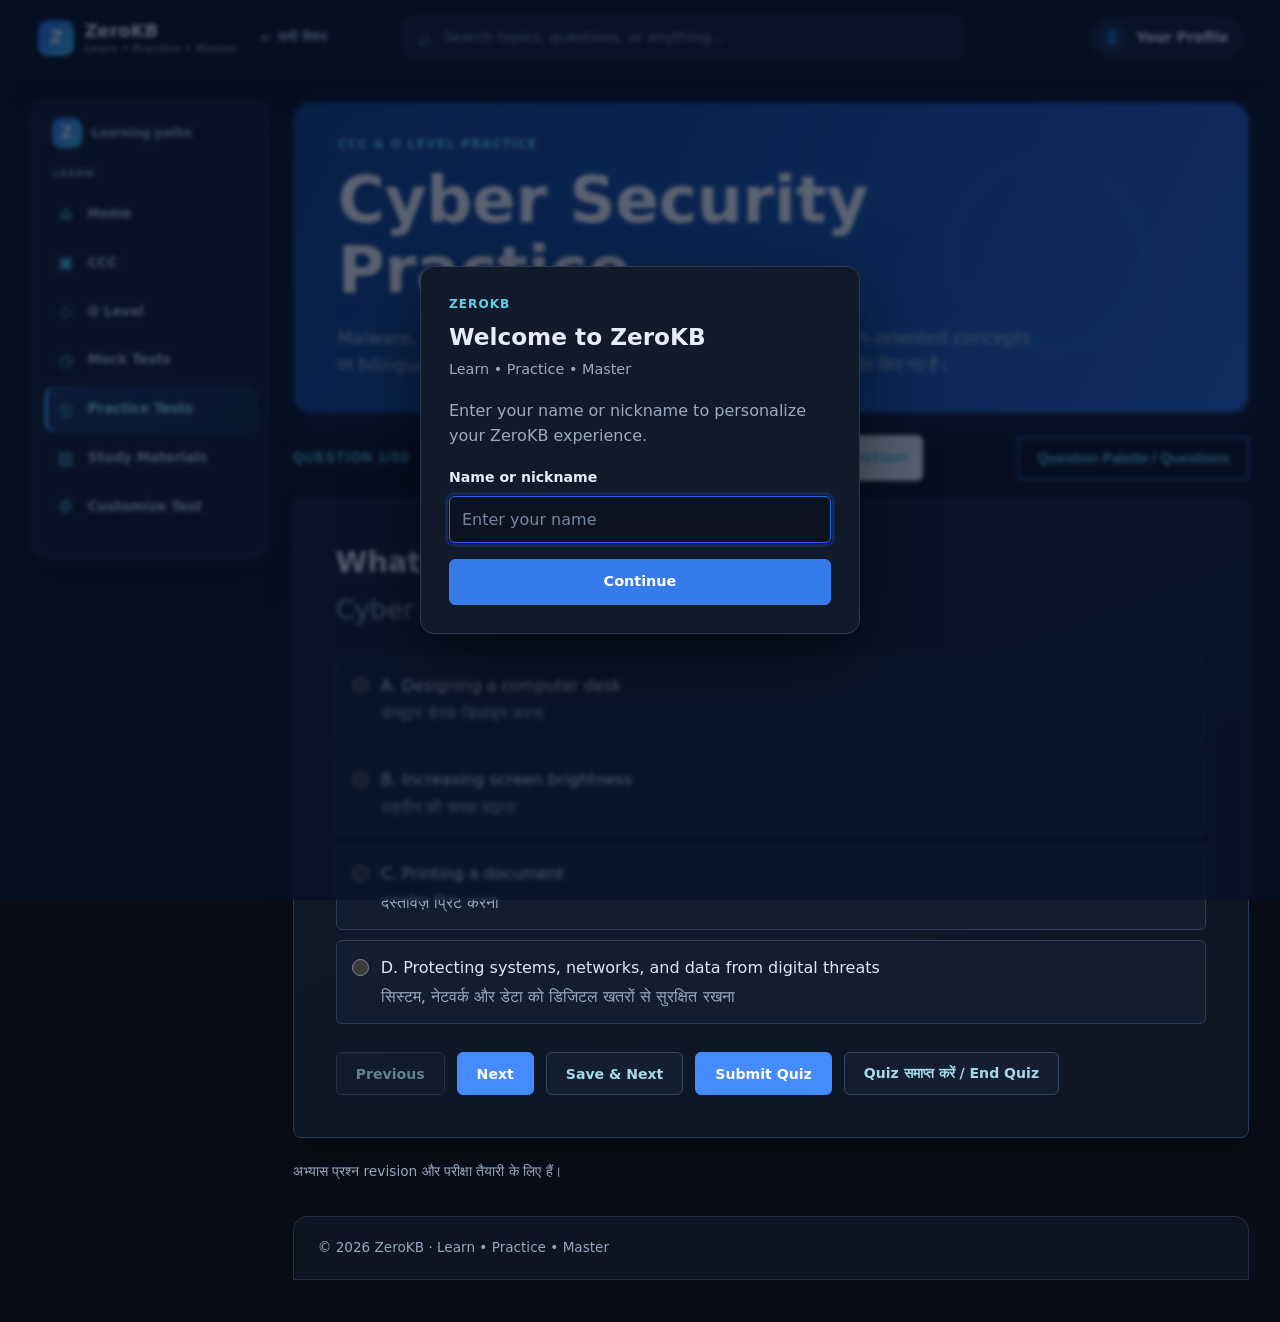
<file: practice-cyber-security.html>
<!DOCTYPE html>
<html lang="hi">
<head>
    <meta charset="UTF-8">
    <meta name="viewport" content="width=device-width, initial-scale=1.0">
    <meta name="description" content="Cyber Security के bilingual CCC तथा O Level practice questions।">
    <title>ZeroKB | Cyber Security Practice</title>
    <style>
        :root {
            --ink: #172a3a;
            --muted: #5c6d79;
            --paper: #f5f1e8;
            --white: #fffdf8;
            --teal: #087f8c;
            --teal-dark: #075e68;
            --yellow: #f2c14e;
            --line: #d9d6cc;
            --success: #247a58;
            --error: #b84c3d;
            --shadow: 0 18px 45px rgba(23, 42, 58, 0.12);
        }

        * { box-sizing: border-box; }
        body {
            margin: 0;
            color: var(--ink);
            background: var(--paper);
            font-family: Georgia, "Noto Serif Devanagari", serif;
            line-height: 1.6;
        }
        .topbar {
            display: flex;
            justify-content: space-between;
            align-items: center;
            max-width: 1180px;
            margin: auto;
            padding: 22px 28px;
        }
        .brand {
            color: var(--ink);
            font-size: 1.15rem;
            font-weight: 700;
            letter-spacing: .04em;
            text-decoration: none;
        }
        .brand span { color: var(--teal); }
        .back-link {
            color: var(--muted);
            font-family: Arial, sans-serif;
            font-size: .9rem;
            text-decoration: none;
        }
        .back-link:hover { color: var(--teal); }
        .intro {
            max-width: 1180px;
            margin: 18px auto 0;
            padding: 52px 8%;
            background: var(--teal);
            color: var(--white);
            box-shadow: var(--shadow);
        }
        .eyebrow {
            margin: 0 0 12px;
            color: var(--yellow);
            font-family: Arial, sans-serif;
            font-size: .76rem;
            font-weight: 700;
            letter-spacing: .14em;
            text-transform: uppercase;
        }
        h1 {
            max-width: 760px;
            margin: 0;
            font-size: clamp(2.2rem, 5vw, 4.2rem);
            line-height: 1.08;
        }
        .intro p:last-child {
            max-width: 700px;
            margin: 20px 0 0;
            color: #d7f0ed;
            font-size: 1.08rem;
        }
        main { max-width: 900px; margin: auto; padding: 64px 28px 72px; }
        .practice-header {
            display: flex;
            justify-content: space-between;
            align-items: center;
            gap: 20px;
            margin-bottom: 18px;
        }
        .question-number {
            color: var(--teal-dark);
            font-family: Arial, sans-serif;
            font-size: .86rem;
            font-weight: 700;
            letter-spacing: .08em;
            text-transform: uppercase;
        }
        .score {
            padding: 8px 13px;
            border: 1px solid var(--line);
            background: var(--white);
            color: var(--teal-dark);
            font-family: Arial, sans-serif;
            font-size: .86rem;
            font-weight: 700;
        }
        .question-card {
            padding: clamp(24px, 5vw, 42px);
            border: 1px solid var(--line);
            border-top: 5px solid var(--yellow);
            background: var(--white);
            box-shadow: 0 10px 25px rgba(23, 42, 58, 0.06);
        }
        h2 { margin: 0 0 28px; font-size: clamp(1.25rem, 3vw, 1.8rem); line-height: 1.45; }
        .question-hindi { display: block; margin-top: 8px; color: var(--muted); font-size: .92em; font-weight: 400; }
        .options { display: grid; gap: 11px; }
        .option {
            display: flex;
            align-items: flex-start;
            gap: 12px;
            padding: 14px 15px;
            border: 1px solid var(--line);
            background: #fffefa;
            cursor: pointer;
            font-size: 1rem;
        }
        .option:hover { border-color: var(--teal); }
        .option input { flex: 0 0 17px; width: 17px; height: 17px; margin: 4px 0 0; accent-color: var(--teal); }
        .option:has(input:checked) { border-color: var(--teal); background: #edf7f5; }
        .option-copy { display: grid; gap: 3px; }
        .option-copy span:last-child { color: var(--muted); }
        .actions { display: flex; flex-wrap: wrap; gap: 12px; margin-top: 28px; }
        button {
            padding: 12px 19px;
            border: 1px solid var(--teal);
            background: var(--teal);
            color: var(--white);
            cursor: pointer;
            font-family: Arial, sans-serif;
            font-size: .88rem;
            font-weight: 700;
        }
        button:hover { background: var(--teal-dark); }
        button.secondary { background: transparent; color: var(--teal-dark); }
        button.secondary:hover:not(:disabled) { background: var(--teal); color: var(--white); }
        button:disabled { cursor: default; opacity: .55; }
        button.secondary:disabled { background: transparent; color: var(--teal-dark); }
        .notice { margin: 22px 0 0; color: var(--muted); font-size: .86rem; }
        .result-card h2 { margin-bottom: 18px; }
        .result-score { margin: 8px 0 24px; color: var(--teal-dark); font-family: Arial, sans-serif; font-size: 2.4rem; font-weight: 700; }
        .result-stats { display: grid; grid-template-columns: repeat(3, 1fr); gap: 10px; }
        .result-stats div { padding: 14px; border: 1px solid var(--line); background: #fffefa; }
        .result-stats strong, .result-stats span { display: block; }
        .result-stats strong { color: var(--teal-dark); font-family: Arial, sans-serif; font-size: 1.25rem; }
        .result-stats span { color: var(--muted); font-size: .88rem; }
        .review-item { margin-top: 14px; padding: 18px; border: 1px solid var(--line); background: #fffefa; }
        .review-item h3 { margin: 0 0 10px; font-size: 1.05rem; }
        .review-item p { margin: 6px 0; color: var(--muted); }
        footer {
            padding: 24px 28px;
            background: var(--ink);
            color: #c3d0d1;
            font-family: Arial, sans-serif;
            font-size: .85rem;
            text-align: center;
        }
        @media (max-width: 600px) {
            .topbar { padding: 18px 20px; }
            .back-link { font-size: .78rem; }
            .intro { margin-top: 0; padding: 52px 24px; }
            main { padding: 48px 20px 60px; }
            .practice-header { align-items: flex-start; flex-direction: column; gap: 10px; }
            .question-card { padding: 24px 18px; }
            .actions button { flex: 1 1 100%; }
            .result-stats { grid-template-columns: repeat(2, 1fr); }
        }
    </style>
    <link rel="stylesheet" href="zerokb.css">
    <link rel="stylesheet" href="zerokb-user.css">
</head>
<body>
    <header class="topbar">
        <a class="brand" href="ccc.html">ZeroKB</a>
        <a class="back-link" href="ccc.html">← सभी विषय</a>
    </header>

    <section class="intro">
        <p class="eyebrow">CCC &amp; O Level practice</p>
        <h1>Cyber Security Practice</h1>
        <p>Malware, account safety, privacy और secure browsing के exam-oriented concepts पर bilingual अभ्यास करें। प्रश्न इस वेबसाइट के लिए original wording में तैयार किए गए हैं।</p>
    </section>

    <main>
        <div class="practice-header" id="practice-header">
            <span class="question-number" id="question-number">Question 1/50</span>
            <span class="score" id="attempt-count">Attempted: 0 / 50</span>
        </div>
        <section class="question-card" id="question-card" aria-live="polite">
            <h2 id="question-text"></h2>
            <div class="options" id="options"></div>
            <div class="actions">
                <button class="secondary" id="previous-button" type="button">Previous</button>
                <button id="next-button" type="button">Next</button>
                <button class="secondary" id="save-next-button" type="button">Save &amp; Next</button>
                <button id="submit-button" type="button">Submit Quiz</button>
                <button class="secondary" id="finish-button" type="button">Quiz समाप्त करें / End Quiz</button>
            </div>
        </section>
        <section class="question-card result-card" id="result-panel" aria-live="polite" hidden></section>
        <p class="notice">अभ्यास प्रश्न revision और परीक्षा तैयारी के लिए हैं।</p>
    </main>

    <footer>© 2026 ZeroKB · Learn • Practice • Master</footer>
    <script src="cyber-security.js"></script>
    <script src="practice-review.js"></script>
    <script src="zerokb-practice-features.js"></script>
    <script>
        const questions = window.cyberSecurityQuestions;
        let currentQuestion = 0;
        const answers = questions.map(function () { return null; });

        const questionNumber = document.getElementById("question-number");
        const attemptCount = document.getElementById("attempt-count");
        const questionText = document.getElementById("question-text");
        const optionsContainer = document.getElementById("options");
        const previousButton = document.getElementById("previous-button");
        const nextButton = document.getElementById("next-button");
        const saveNextButton = document.getElementById("save-next-button");
        const submitButton = document.getElementById("submit-button");
        const finishButton = document.getElementById("finish-button");
        const questionCard = document.getElementById("question-card");
        const resultPanel = document.getElementById("result-panel");
        const practiceHeader = document.getElementById("practice-header");

        function renderQuestion() {
            const item = questions[currentQuestion];
            questionNumber.textContent = "Question " + (currentQuestion + 1) + "/" + questions.length;
            attemptCount.textContent = "Attempted: " + answers.filter(function (answer) { return answer !== null; }).length + " / " + questions.length;
            questionText.replaceChildren();
            const english = document.createElement("span");
            english.textContent = item.question;
            const hindi = document.createElement("span");
            hindi.className = "question-hindi";
            hindi.textContent = item.questionHindi;
            questionText.append(english, hindi);
            optionsContainer.replaceChildren();

            item.options.forEach(function (option, index) {
                const label = document.createElement("label");
                label.className = "option";
                const radio = document.createElement("input");
                radio.type = "radio";
                radio.name = "answer";
                radio.value = index;
                radio.checked = answers[currentQuestion] === index;
                radio.addEventListener("change", function () {
                    answers[currentQuestion] = index;
                    attemptCount.textContent = "Attempted: " + answers.filter(function (answer) { return answer !== null; }).length + " / " + questions.length;
                });
                const copy = document.createElement("span");
                copy.className = "option-copy";
                const optionEnglish = document.createElement("span");
                optionEnglish.textContent = String.fromCharCode(65 + index) + ". " + option.en;
                const optionHindi = document.createElement("span");
                optionHindi.textContent = option.hi;
                copy.append(optionEnglish, optionHindi);
                label.append(radio, copy);
                optionsContainer.appendChild(label);
            });

            previousButton.disabled = currentQuestion === 0;
            nextButton.disabled = currentQuestion === questions.length - 1;
        }

        function formatAnswer(item, answer) {
            if (answer === null) return "Unattempted / प्रयास नहीं किया";
            return String.fromCharCode(65 + answer) + ". " + item.options[answer].en + " / " + item.options[answer].hi;
        }

        function showResult() {
            ZeroKBPracticeFeatures.recordSubmission("cyber-security", questions, answers, "correctAnswer");
            const total = questions.length;
            const attempted = answers.filter(function (answer) { return answer !== null; }).length;
            const correct = answers.filter(function (answer, index) { return answer !== null && answer === questions[index].correctAnswer; }).length;
            const wrong = attempted - correct;
            const unattempted = total - attempted;
            const accuracy = attempted ? Math.round((correct / attempted) * 100) : 0;

            practiceHeader.hidden = true;
            questionCard.hidden = true;
            resultPanel.hidden = false;
            resultPanel.replaceChildren();
            const title = document.createElement("h2");
            title.textContent = "Quiz Result / अभ्यास परिणाम";
            const score = document.createElement("p");
            score.className = "result-score";
            score.textContent = "Score: " + correct + " / " + total;
            const stats = document.createElement("div");
            stats.className = "result-stats";
            [["Total Questions", total], ["Attempted", attempted], ["Unattempted", unattempted], ["Correct", correct], ["Wrong", wrong], ["Score", correct + " / " + total], ["Accuracy", accuracy + "%"]].forEach(function (stat) {
                const item = document.createElement("div");
                const value = document.createElement("strong");
                value.textContent = stat[1];
                const label = document.createElement("span");
                label.textContent = stat[0];
                item.append(value, label);
                stats.appendChild(item);
            });

            const reviewButton = document.createElement("button");
            reviewButton.type = "button";
            reviewButton.textContent = "उत्तर जाँचें / Review Answers";
            const reviewList = document.createElement("div");
            reviewList.hidden = true;
            questions.forEach(function (item, index) {
                const reviewItem = document.createElement("article");
                reviewItem.className = "review-item";
                const question = document.createElement("h3");
                question.textContent = (index + 1) + ". " + item.question + " / " + item.questionHindi;
                const selected = document.createElement("p");
                selected.textContent = "User Selected Answer / आपका चुना उत्तर: " + formatAnswer(item, answers[index]);
                const correctAnswer = document.createElement("p");
                correctAnswer.textContent = "Correct Answer / सही उत्तर: " + formatAnswer(item, item.correctAnswer);
                const explanation = document.createElement("p");
                explanation.textContent = "Explanation / व्याख्या: " + item.explanation;
                reviewItem.append(question, selected, correctAnswer, explanation);
                reviewList.appendChild(reviewItem);
            });
            reviewButton.addEventListener("click", function () {
                reviewList.hidden = !reviewList.hidden;
                reviewButton.textContent = reviewList.hidden ? "उत्तर जाँचें / Review Answers" : "Review छिपाएँ / Hide Review";
            });
            const actions = document.createElement("div");
            actions.className = "actions";
            actions.appendChild(reviewButton);
            const categoryReview = ZeroKBQuestionReview.attach(stats, questions, answers, "correctAnswer");
            resultPanel.append(title, score, stats, categoryReview, actions, reviewList);
        }

        previousButton.addEventListener("click", function () {
            if (currentQuestion > 0) currentQuestion--;
            renderQuestion();
        });
        nextButton.addEventListener("click", function () {
            if (currentQuestion < questions.length - 1) currentQuestion++;
            renderQuestion();
        });
        saveNextButton.addEventListener("click", function () {
            if (currentQuestion < questions.length - 1) currentQuestion++;
            renderQuestion();
        });
        submitButton.addEventListener("click", showResult);
        finishButton.addEventListener("click", function () {
            if (window.confirm("क्या आप अभी quiz समाप्त करके partial result देखना चाहते हैं?")) showResult();
        });

        ZeroKBPracticeFeatures.attach({ subjectId: "cyber-security", questions: questions, header: practiceHeader, questionCard: questionCard, getCurrentQuestion: function () { return currentQuestion; } });
        ZeroKBQuestionReview.attachPalette(practiceHeader, questionCard, questions, answers, function () {
            return currentQuestion;
        }, function (index) {
            currentQuestion = index;
            renderQuestion();
        });
        renderQuestion();
    </script>
    <script src="zerokb-profile.js"></script>
    <script src="zerokb-user.js"></script>
    <script src="zerokb-shell.js"></script>
</body>
</html>
</file>
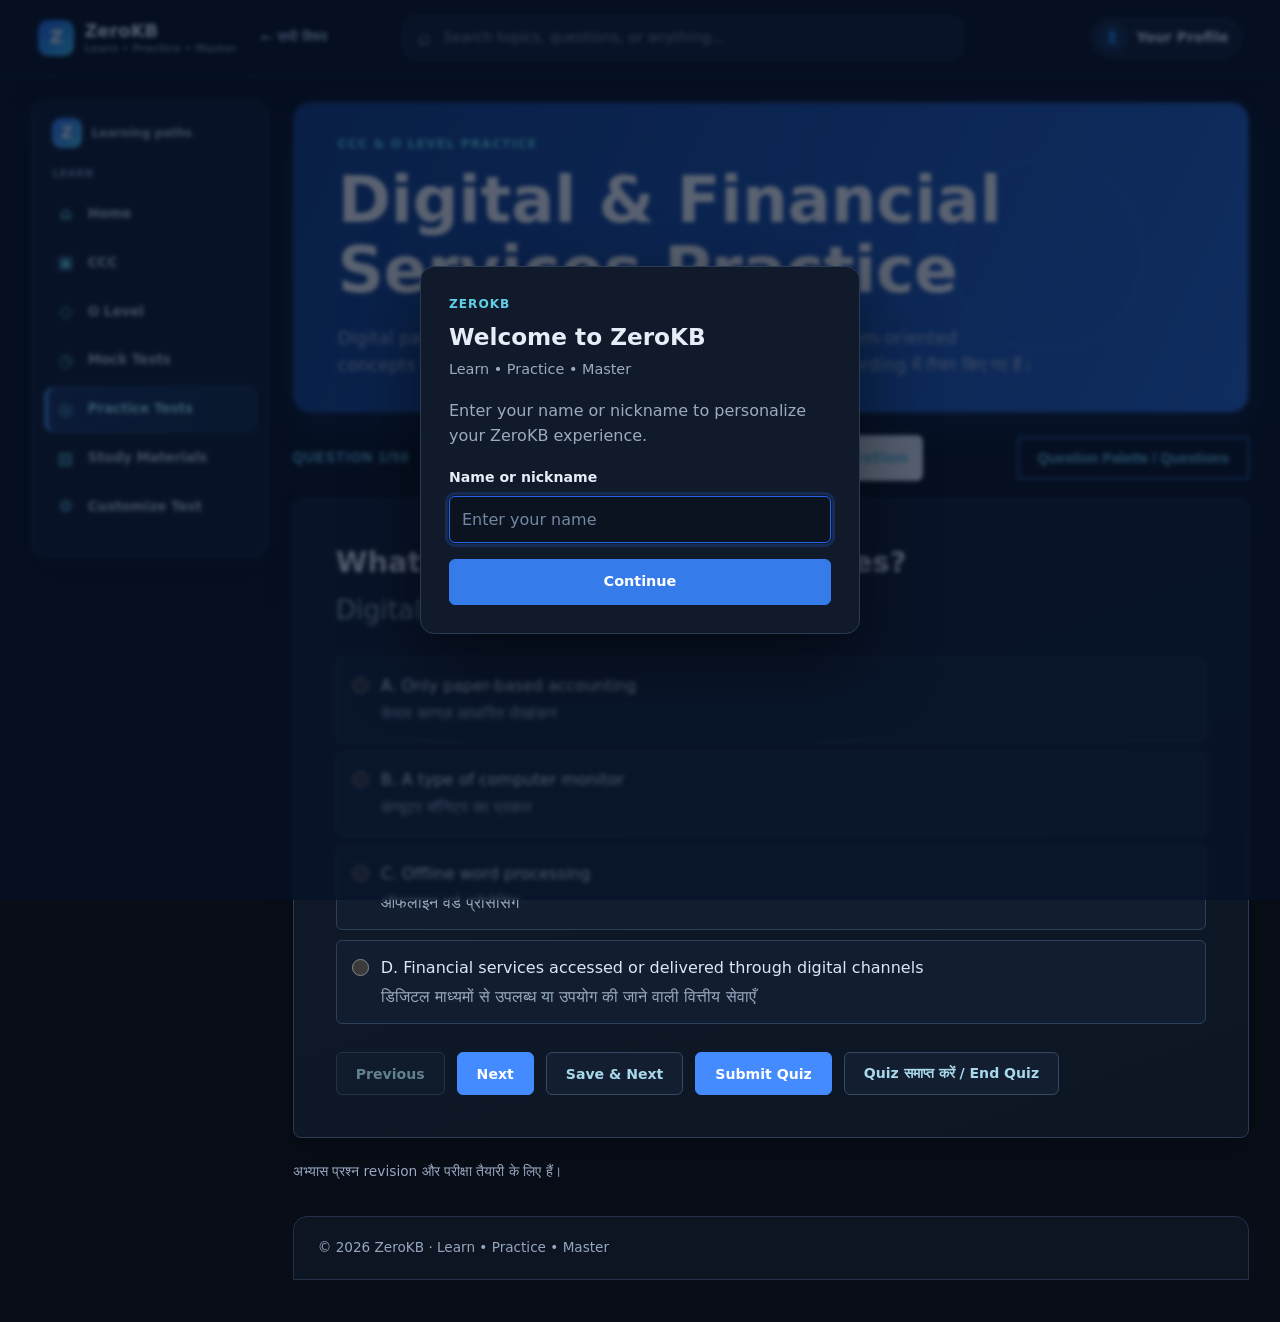
<file: practice-digital-financial-services.html>
<!DOCTYPE html>
<html lang="hi">
<head>
    <meta charset="UTF-8">
    <meta name="viewport" content="width=device-width, initial-scale=1.0">
    <meta name="description" content="Digital & Financial Services के bilingual CCC तथा O Level practice questions।">
    <title>ZeroKB | Digital &amp; Financial Services Practice</title>
    <style>
        :root {
            --ink: #172a3a;
            --muted: #5c6d79;
            --paper: #f5f1e8;
            --white: #fffdf8;
            --teal: #087f8c;
            --teal-dark: #075e68;
            --yellow: #f2c14e;
            --line: #d9d6cc;
            --success: #247a58;
            --error: #b84c3d;
            --shadow: 0 18px 45px rgba(23, 42, 58, 0.12);
        }

        * { box-sizing: border-box; }
        body {
            margin: 0;
            color: var(--ink);
            background: var(--paper);
            font-family: Georgia, "Noto Serif Devanagari", serif;
            line-height: 1.6;
        }
        .topbar {
            display: flex;
            justify-content: space-between;
            align-items: center;
            max-width: 1180px;
            margin: auto;
            padding: 22px 28px;
        }
        .brand {
            color: var(--ink);
            font-size: 1.15rem;
            font-weight: 700;
            letter-spacing: .04em;
            text-decoration: none;
        }
        .brand span { color: var(--teal); }
        .back-link {
            color: var(--muted);
            font-family: Arial, sans-serif;
            font-size: .9rem;
            text-decoration: none;
        }
        .back-link:hover { color: var(--teal); }
        .intro {
            max-width: 1180px;
            margin: 18px auto 0;
            padding: 52px 8%;
            background: var(--teal);
            color: var(--white);
            box-shadow: var(--shadow);
        }
        .eyebrow {
            margin: 0 0 12px;
            color: var(--yellow);
            font-family: Arial, sans-serif;
            font-size: .76rem;
            font-weight: 700;
            letter-spacing: .14em;
            text-transform: uppercase;
        }
        h1 {
            max-width: 760px;
            margin: 0;
            font-size: clamp(2.2rem, 5vw, 4.2rem);
            line-height: 1.08;
        }
        .intro p:last-child {
            max-width: 700px;
            margin: 20px 0 0;
            color: #d7f0ed;
            font-size: 1.08rem;
        }
        main { max-width: 900px; margin: auto; padding: 64px 28px 72px; }
        .practice-header {
            display: flex;
            justify-content: space-between;
            align-items: center;
            gap: 20px;
            margin-bottom: 18px;
        }
        .question-number {
            color: var(--teal-dark);
            font-family: Arial, sans-serif;
            font-size: .86rem;
            font-weight: 700;
            letter-spacing: .08em;
            text-transform: uppercase;
        }
        .score {
            padding: 8px 13px;
            border: 1px solid var(--line);
            background: var(--white);
            color: var(--teal-dark);
            font-family: Arial, sans-serif;
            font-size: .86rem;
            font-weight: 700;
        }
        .question-card {
            padding: clamp(24px, 5vw, 42px);
            border: 1px solid var(--line);
            border-top: 5px solid var(--yellow);
            background: var(--white);
            box-shadow: 0 10px 25px rgba(23, 42, 58, 0.06);
        }
        h2 { margin: 0 0 28px; font-size: clamp(1.25rem, 3vw, 1.8rem); line-height: 1.45; }
        .question-hindi { display: block; margin-top: 8px; color: var(--muted); font-size: .92em; font-weight: 400; }
        .options { display: grid; gap: 11px; }
        .option {
            display: flex;
            align-items: flex-start;
            gap: 12px;
            padding: 14px 15px;
            border: 1px solid var(--line);
            background: #fffefa;
            cursor: pointer;
            font-size: 1rem;
        }
        .option:hover { border-color: var(--teal); }
        .option input { flex: 0 0 17px; width: 17px; height: 17px; margin: 4px 0 0; accent-color: var(--teal); }
        .option:has(input:checked) { border-color: var(--teal); background: #edf7f5; }
        .option-copy { display: grid; gap: 3px; }
        .option-copy span:last-child { color: var(--muted); }
        .actions { display: flex; flex-wrap: wrap; gap: 12px; margin-top: 28px; }
        button {
            padding: 12px 19px;
            border: 1px solid var(--teal);
            background: var(--teal);
            color: var(--white);
            cursor: pointer;
            font-family: Arial, sans-serif;
            font-size: .88rem;
            font-weight: 700;
        }
        button:hover { background: var(--teal-dark); }
        button.secondary { background: transparent; color: var(--teal-dark); }
        button.secondary:hover:not(:disabled) { background: var(--teal); color: var(--white); }
        button:disabled { cursor: default; opacity: .55; }
        button.secondary:disabled { background: transparent; color: var(--teal-dark); }
        .notice { margin: 22px 0 0; color: var(--muted); font-size: .86rem; }
        .result-card h2 { margin-bottom: 18px; }
        .result-score { margin: 8px 0 24px; color: var(--teal-dark); font-family: Arial, sans-serif; font-size: 2.4rem; font-weight: 700; }
        .result-stats { display: grid; grid-template-columns: repeat(3, 1fr); gap: 10px; }
        .result-stats div { padding: 14px; border: 1px solid var(--line); background: #fffefa; }
        .result-stats strong, .result-stats span { display: block; }
        .result-stats strong { color: var(--teal-dark); font-family: Arial, sans-serif; font-size: 1.25rem; }
        .result-stats span { color: var(--muted); font-size: .88rem; }
        .review-item { margin-top: 14px; padding: 18px; border: 1px solid var(--line); background: #fffefa; }
        .review-item h3 { margin: 0 0 10px; font-size: 1.05rem; }
        .review-item p { margin: 6px 0; color: var(--muted); }
        footer {
            padding: 24px 28px;
            background: var(--ink);
            color: #c3d0d1;
            font-family: Arial, sans-serif;
            font-size: .85rem;
            text-align: center;
        }
        @media (max-width: 600px) {
            .topbar { padding: 18px 20px; }
            .back-link { font-size: .78rem; }
            .intro { margin-top: 0; padding: 52px 24px; }
            main { padding: 48px 20px 60px; }
            .practice-header { align-items: flex-start; flex-direction: column; gap: 10px; }
            .question-card { padding: 24px 18px; }
            .actions button { flex: 1 1 100%; }
            .result-stats { grid-template-columns: repeat(2, 1fr); }
        }
    </style>
    <link rel="stylesheet" href="zerokb.css">
    <link rel="stylesheet" href="zerokb-user.css">
</head>
<body>
    <header class="topbar">
        <a class="brand" href="ccc.html">ZeroKB</a>
        <a class="back-link" href="ccc.html">← सभी विषय</a>
    </header>

    <section class="intro">
        <p class="eyebrow">CCC &amp; O Level practice</p>
        <h1>Digital &amp; Financial Services Practice</h1>
        <p>Digital payments, banking services और financial safety के exam-oriented concepts पर bilingual अभ्यास करें। प्रश्न इस वेबसाइट के लिए original wording में तैयार किए गए हैं।</p>
    </section>

    <main>
        <div class="practice-header" id="practice-header">
            <span class="question-number" id="question-number">Question 1/50</span>
            <span class="score" id="attempt-count">Attempted: 0 / 50</span>
        </div>
        <section class="question-card" id="question-card" aria-live="polite">
            <h2 id="question-text"></h2>
            <div class="options" id="options"></div>
            <div class="actions">
                <button class="secondary" id="previous-button" type="button">Previous</button>
                <button id="next-button" type="button">Next</button>
                <button class="secondary" id="save-next-button" type="button">Save &amp; Next</button>
                <button id="submit-button" type="button">Submit Quiz</button>
                <button class="secondary" id="finish-button" type="button">Quiz समाप्त करें / End Quiz</button>
            </div>
        </section>
        <section class="question-card result-card" id="result-panel" aria-live="polite" hidden></section>
        <p class="notice">अभ्यास प्रश्न revision और परीक्षा तैयारी के लिए हैं।</p>
    </main>

    <footer>© 2026 ZeroKB · Learn • Practice • Master</footer>
    <script src="digital-financial-services.js"></script>
    <script src="practice-review.js"></script>
    <script src="zerokb-practice-features.js"></script>
    <script>
        const questions = window.digitalFinancialQuestions;
        let currentQuestion = 0;
        const answers = questions.map(function () { return null; });

        const questionNumber = document.getElementById("question-number");
        const attemptCount = document.getElementById("attempt-count");
        const questionText = document.getElementById("question-text");
        const optionsContainer = document.getElementById("options");
        const previousButton = document.getElementById("previous-button");
        const nextButton = document.getElementById("next-button");
        const saveNextButton = document.getElementById("save-next-button");
        const submitButton = document.getElementById("submit-button");
        const finishButton = document.getElementById("finish-button");
        const questionCard = document.getElementById("question-card");
        const resultPanel = document.getElementById("result-panel");
        const practiceHeader = document.getElementById("practice-header");

        function renderQuestion() {
            const item = questions[currentQuestion];
            questionNumber.textContent = "Question " + (currentQuestion + 1) + "/" + questions.length;
            attemptCount.textContent = "Attempted: " + answers.filter(function (answer) { return answer !== null; }).length + " / " + questions.length;
            questionText.replaceChildren();
            const english = document.createElement("span");
            english.textContent = item.question;
            const hindi = document.createElement("span");
            hindi.className = "question-hindi";
            hindi.textContent = item.questionHindi;
            questionText.append(english, hindi);
            optionsContainer.replaceChildren();

            item.options.forEach(function (option, index) {
                const label = document.createElement("label");
                label.className = "option";
                const radio = document.createElement("input");
                radio.type = "radio";
                radio.name = "answer";
                radio.value = index;
                radio.checked = answers[currentQuestion] === index;
                radio.addEventListener("change", function () {
                    answers[currentQuestion] = index;
                    attemptCount.textContent = "Attempted: " + answers.filter(function (answer) { return answer !== null; }).length + " / " + questions.length;
                });
                const copy = document.createElement("span");
                copy.className = "option-copy";
                const optionEnglish = document.createElement("span");
                optionEnglish.textContent = String.fromCharCode(65 + index) + ". " + option.en;
                const optionHindi = document.createElement("span");
                optionHindi.textContent = option.hi;
                copy.append(optionEnglish, optionHindi);
                label.append(radio, copy);
                optionsContainer.appendChild(label);
            });

            previousButton.disabled = currentQuestion === 0;
            nextButton.disabled = currentQuestion === questions.length - 1;
        }

        function formatAnswer(item, answer) {
            if (answer === null) return "Unattempted / प्रयास नहीं किया";
            return String.fromCharCode(65 + answer) + ". " + item.options[answer].en + " / " + item.options[answer].hi;
        }

        function showResult() {
            ZeroKBPracticeFeatures.recordSubmission("digital-financial-services", questions, answers, "correctAnswer");
            const total = questions.length;
            const attempted = answers.filter(function (answer) { return answer !== null; }).length;
            const correct = answers.filter(function (answer, index) { return answer !== null && answer === questions[index].correctAnswer; }).length;
            const wrong = attempted - correct;
            const unattempted = total - attempted;
            const accuracy = attempted ? Math.round((correct / attempted) * 100) : 0;

            practiceHeader.hidden = true;
            questionCard.hidden = true;
            resultPanel.hidden = false;
            resultPanel.replaceChildren();
            const title = document.createElement("h2");
            title.textContent = "Quiz Result / अभ्यास परिणाम";
            const score = document.createElement("p");
            score.className = "result-score";
            score.textContent = "Score: " + correct + " / " + total;
            const stats = document.createElement("div");
            stats.className = "result-stats";
            [["Total Questions", total], ["Attempted", attempted], ["Unattempted", unattempted], ["Correct", correct], ["Wrong", wrong], ["Score", correct + " / " + total], ["Accuracy", accuracy + "%"]].forEach(function (stat) {
                const item = document.createElement("div");
                const value = document.createElement("strong");
                value.textContent = stat[1];
                const label = document.createElement("span");
                label.textContent = stat[0];
                item.append(value, label);
                stats.appendChild(item);
            });

            const reviewButton = document.createElement("button");
            reviewButton.type = "button";
            reviewButton.textContent = "उत्तर जाँचें / Review Answers";
            const reviewList = document.createElement("div");
            reviewList.hidden = true;
            questions.forEach(function (item, index) {
                const reviewItem = document.createElement("article");
                reviewItem.className = "review-item";
                const question = document.createElement("h3");
                question.textContent = (index + 1) + ". " + item.question + " / " + item.questionHindi;
                const selected = document.createElement("p");
                selected.textContent = "User Selected Answer / आपका चुना उत्तर: " + formatAnswer(item, answers[index]);
                const correctAnswer = document.createElement("p");
                correctAnswer.textContent = "Correct Answer / सही उत्तर: " + formatAnswer(item, item.correctAnswer);
                const explanation = document.createElement("p");
                explanation.textContent = "Explanation / व्याख्या: " + item.explanation;
                reviewItem.append(question, selected, correctAnswer, explanation);
                reviewList.appendChild(reviewItem);
            });
            reviewButton.addEventListener("click", function () {
                reviewList.hidden = !reviewList.hidden;
                reviewButton.textContent = reviewList.hidden ? "उत्तर जाँचें / Review Answers" : "Review छिपाएँ / Hide Review";
            });
            const actions = document.createElement("div");
            actions.className = "actions";
            actions.appendChild(reviewButton);
            const categoryReview = ZeroKBQuestionReview.attach(stats, questions, answers, "correctAnswer");
            resultPanel.append(title, score, stats, categoryReview, actions, reviewList);
        }

        previousButton.addEventListener("click", function () {
            if (currentQuestion > 0) currentQuestion--;
            renderQuestion();
        });
        nextButton.addEventListener("click", function () {
            if (currentQuestion < questions.length - 1) currentQuestion++;
            renderQuestion();
        });
        saveNextButton.addEventListener("click", function () {
            if (currentQuestion < questions.length - 1) currentQuestion++;
            renderQuestion();
        });
        submitButton.addEventListener("click", showResult);
        finishButton.addEventListener("click", function () {
            if (window.confirm("क्या आप अभी quiz समाप्त करके partial result देखना चाहते हैं?")) showResult();
        });

        ZeroKBPracticeFeatures.attach({ subjectId: "digital-financial-services", questions: questions, header: practiceHeader, questionCard: questionCard, getCurrentQuestion: function () { return currentQuestion; } });
        ZeroKBQuestionReview.attachPalette(practiceHeader, questionCard, questions, answers, function () {
            return currentQuestion;
        }, function (index) {
            currentQuestion = index;
            renderQuestion();
        });
        renderQuestion();
    </script>
    <script src="zerokb-profile.js"></script>
    <script src="zerokb-user.js"></script>
    <script src="zerokb-shell.js"></script>
</body>
</html>
</file>
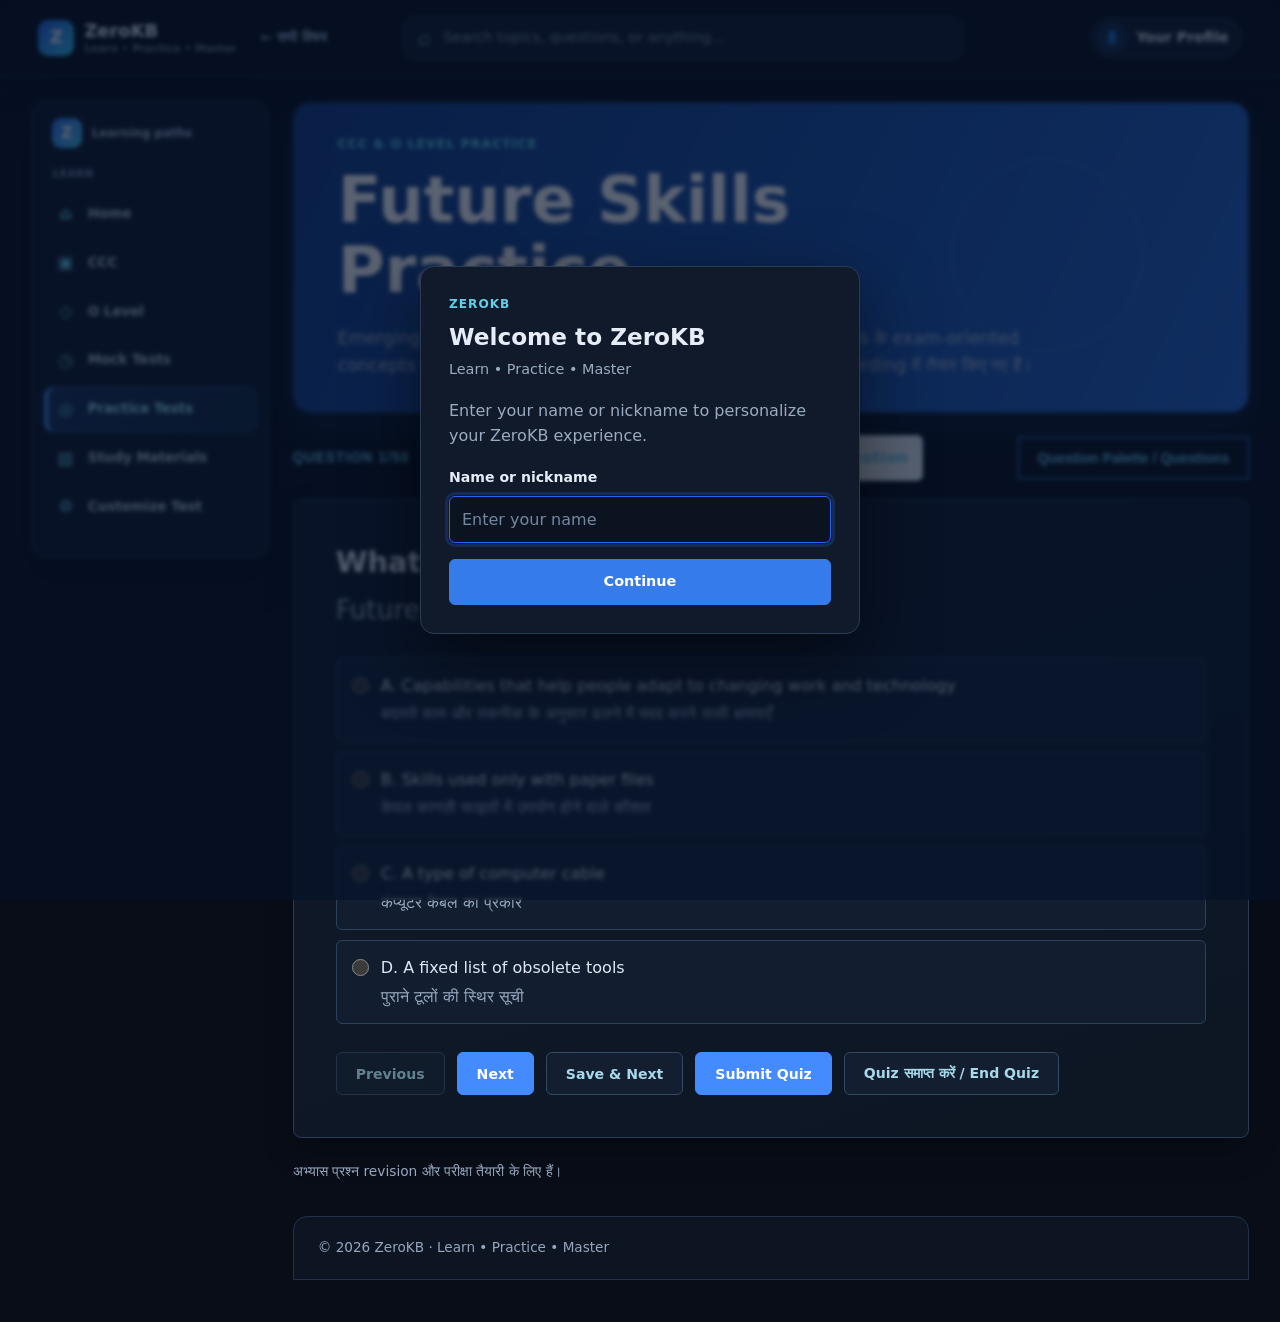
<file: practice-future-skills.html>
<!DOCTYPE html>
<html lang="hi">
<head>
    <meta charset="UTF-8">
    <meta name="viewport" content="width=device-width, initial-scale=1.0">
    <meta name="description" content="Future Skills के bilingual CCC तथा O Level practice questions।">
    <title>ZeroKB | Future Skills Practice</title>
    <style>
        :root {
            --ink: #172a3a;
            --muted: #5c6d79;
            --paper: #f5f1e8;
            --white: #fffdf8;
            --teal: #087f8c;
            --teal-dark: #075e68;
            --yellow: #f2c14e;
            --line: #d9d6cc;
            --success: #247a58;
            --error: #b84c3d;
            --shadow: 0 18px 45px rgba(23, 42, 58, 0.12);
        }

        * { box-sizing: border-box; }
        body {
            margin: 0;
            color: var(--ink);
            background: var(--paper);
            font-family: Georgia, "Noto Serif Devanagari", serif;
            line-height: 1.6;
        }
        .topbar {
            display: flex;
            justify-content: space-between;
            align-items: center;
            max-width: 1180px;
            margin: auto;
            padding: 22px 28px;
        }
        .brand {
            color: var(--ink);
            font-size: 1.15rem;
            font-weight: 700;
            letter-spacing: .04em;
            text-decoration: none;
        }
        .brand span { color: var(--teal); }
        .back-link {
            color: var(--muted);
            font-family: Arial, sans-serif;
            font-size: .9rem;
            text-decoration: none;
        }
        .back-link:hover { color: var(--teal); }
        .intro {
            max-width: 1180px;
            margin: 18px auto 0;
            padding: 52px 8%;
            background: var(--teal);
            color: var(--white);
            box-shadow: var(--shadow);
        }
        .eyebrow {
            margin: 0 0 12px;
            color: var(--yellow);
            font-family: Arial, sans-serif;
            font-size: .76rem;
            font-weight: 700;
            letter-spacing: .14em;
            text-transform: uppercase;
        }
        h1 {
            max-width: 760px;
            margin: 0;
            font-size: clamp(2.2rem, 5vw, 4.2rem);
            line-height: 1.08;
        }
        .intro p:last-child {
            max-width: 700px;
            margin: 20px 0 0;
            color: #d7f0ed;
            font-size: 1.08rem;
        }
        main { max-width: 900px; margin: auto; padding: 64px 28px 72px; }
        .practice-header {
            display: flex;
            justify-content: space-between;
            align-items: center;
            gap: 20px;
            margin-bottom: 18px;
        }
        .question-number {
            color: var(--teal-dark);
            font-family: Arial, sans-serif;
            font-size: .86rem;
            font-weight: 700;
            letter-spacing: .08em;
            text-transform: uppercase;
        }
        .score {
            padding: 8px 13px;
            border: 1px solid var(--line);
            background: var(--white);
            color: var(--teal-dark);
            font-family: Arial, sans-serif;
            font-size: .86rem;
            font-weight: 700;
        }
        .question-card {
            padding: clamp(24px, 5vw, 42px);
            border: 1px solid var(--line);
            border-top: 5px solid var(--yellow);
            background: var(--white);
            box-shadow: 0 10px 25px rgba(23, 42, 58, 0.06);
        }
        h2 { margin: 0 0 28px; font-size: clamp(1.25rem, 3vw, 1.8rem); line-height: 1.45; }
        .question-hindi { display: block; margin-top: 8px; color: var(--muted); font-size: .92em; font-weight: 400; }
        .options { display: grid; gap: 11px; }
        .option {
            display: flex;
            align-items: flex-start;
            gap: 12px;
            padding: 14px 15px;
            border: 1px solid var(--line);
            background: #fffefa;
            cursor: pointer;
            font-size: 1rem;
        }
        .option:hover { border-color: var(--teal); }
        .option input { flex: 0 0 17px; width: 17px; height: 17px; margin: 4px 0 0; accent-color: var(--teal); }
        .option:has(input:checked) { border-color: var(--teal); background: #edf7f5; }
        .option-copy { display: grid; gap: 3px; }
        .option-copy span:last-child { color: var(--muted); }
        .actions { display: flex; flex-wrap: wrap; gap: 12px; margin-top: 28px; }
        button {
            padding: 12px 19px;
            border: 1px solid var(--teal);
            background: var(--teal);
            color: var(--white);
            cursor: pointer;
            font-family: Arial, sans-serif;
            font-size: .88rem;
            font-weight: 700;
        }
        button:hover { background: var(--teal-dark); }
        button.secondary { background: transparent; color: var(--teal-dark); }
        button.secondary:hover:not(:disabled) { background: var(--teal); color: var(--white); }
        button:disabled { cursor: default; opacity: .55; }
        button.secondary:disabled { background: transparent; color: var(--teal-dark); }
        .notice { margin: 22px 0 0; color: var(--muted); font-size: .86rem; }
        .result-card h2 { margin-bottom: 18px; }
        .result-score { margin: 8px 0 24px; color: var(--teal-dark); font-family: Arial, sans-serif; font-size: 2.4rem; font-weight: 700; }
        .result-stats { display: grid; grid-template-columns: repeat(3, 1fr); gap: 10px; }
        .result-stats div { padding: 14px; border: 1px solid var(--line); background: #fffefa; }
        .result-stats strong, .result-stats span { display: block; }
        .result-stats strong { color: var(--teal-dark); font-family: Arial, sans-serif; font-size: 1.25rem; }
        .result-stats span { color: var(--muted); font-size: .88rem; }
        .review-item { margin-top: 14px; padding: 18px; border: 1px solid var(--line); background: #fffefa; }
        .review-item h3 { margin: 0 0 10px; font-size: 1.05rem; }
        .review-item p { margin: 6px 0; color: var(--muted); }
        footer {
            padding: 24px 28px;
            background: var(--ink);
            color: #c3d0d1;
            font-family: Arial, sans-serif;
            font-size: .85rem;
            text-align: center;
        }
        @media (max-width: 600px) {
            .topbar { padding: 18px 20px; }
            .back-link { font-size: .78rem; }
            .intro { margin-top: 0; padding: 52px 24px; }
            main { padding: 48px 20px 60px; }
            .practice-header { align-items: flex-start; flex-direction: column; gap: 10px; }
            .question-card { padding: 24px 18px; }
            .actions button { flex: 1 1 100%; }
            .result-stats { grid-template-columns: repeat(2, 1fr); }
        }
    </style>
    <link rel="stylesheet" href="zerokb.css">
    <link rel="stylesheet" href="zerokb-user.css">
</head>
<body>
    <header class="topbar">
        <a class="brand" href="ccc.html">ZeroKB</a>
        <a class="back-link" href="ccc.html">← सभी विषय</a>
    </header>

    <section class="intro">
        <p class="eyebrow">CCC &amp; O Level practice</p>
        <h1>Future Skills Practice</h1>
        <p>Emerging technology, digital workplace और future-ready skills के exam-oriented concepts पर bilingual अभ्यास करें। प्रश्न इस वेबसाइट के लिए original wording में तैयार किए गए हैं।</p>
    </section>

    <main>
        <div class="practice-header" id="practice-header">
            <span class="question-number" id="question-number">Question 1/50</span>
            <span class="score" id="attempt-count">Attempted: 0 / 50</span>
        </div>
        <section class="question-card" id="question-card" aria-live="polite">
            <h2 id="question-text"></h2>
            <div class="options" id="options"></div>
            <div class="actions">
                <button class="secondary" id="previous-button" type="button">Previous</button>
                <button id="next-button" type="button">Next</button>
                <button class="secondary" id="save-next-button" type="button">Save &amp; Next</button>
                <button id="submit-button" type="button">Submit Quiz</button>
                <button class="secondary" id="finish-button" type="button">Quiz समाप्त करें / End Quiz</button>
            </div>
        </section>
        <section class="question-card result-card" id="result-panel" aria-live="polite" hidden></section>
        <p class="notice">अभ्यास प्रश्न revision और परीक्षा तैयारी के लिए हैं।</p>
    </main>

    <footer>© 2026 ZeroKB · Learn • Practice • Master</footer>
    <script src="future-skills.js"></script>
    <script src="practice-review.js"></script>
    <script src="zerokb-practice-features.js"></script>
    <script>
        const questions = window.futureSkillsQuestions;
        let currentQuestion = 0;
        const answers = questions.map(function () { return null; });

        const questionNumber = document.getElementById("question-number");
        const attemptCount = document.getElementById("attempt-count");
        const questionText = document.getElementById("question-text");
        const optionsContainer = document.getElementById("options");
        const previousButton = document.getElementById("previous-button");
        const nextButton = document.getElementById("next-button");
        const saveNextButton = document.getElementById("save-next-button");
        const submitButton = document.getElementById("submit-button");
        const finishButton = document.getElementById("finish-button");
        const questionCard = document.getElementById("question-card");
        const resultPanel = document.getElementById("result-panel");
        const practiceHeader = document.getElementById("practice-header");

        function renderQuestion() {
            const item = questions[currentQuestion];
            questionNumber.textContent = "Question " + (currentQuestion + 1) + "/" + questions.length;
            attemptCount.textContent = "Attempted: " + answers.filter(function (answer) { return answer !== null; }).length + " / " + questions.length;
            questionText.replaceChildren();
            const english = document.createElement("span");
            english.textContent = item.question;
            const hindi = document.createElement("span");
            hindi.className = "question-hindi";
            hindi.textContent = item.questionHindi;
            questionText.append(english, hindi);
            optionsContainer.replaceChildren();

            item.options.forEach(function (option, index) {
                const label = document.createElement("label");
                label.className = "option";
                const radio = document.createElement("input");
                radio.type = "radio";
                radio.name = "answer";
                radio.value = index;
                radio.checked = answers[currentQuestion] === index;
                radio.addEventListener("change", function () {
                    answers[currentQuestion] = index;
                    attemptCount.textContent = "Attempted: " + answers.filter(function (answer) { return answer !== null; }).length + " / " + questions.length;
                });
                const copy = document.createElement("span");
                copy.className = "option-copy";
                const optionEnglish = document.createElement("span");
                optionEnglish.textContent = String.fromCharCode(65 + index) + ". " + option.en;
                const optionHindi = document.createElement("span");
                optionHindi.textContent = option.hi;
                copy.append(optionEnglish, optionHindi);
                label.append(radio, copy);
                optionsContainer.appendChild(label);
            });

            previousButton.disabled = currentQuestion === 0;
            nextButton.disabled = currentQuestion === questions.length - 1;
        }

        function formatAnswer(item, answer) {
            if (answer === null) return "Unattempted / प्रयास नहीं किया";
            return String.fromCharCode(65 + answer) + ". " + item.options[answer].en + " / " + item.options[answer].hi;
        }

        function showResult() {
            ZeroKBPracticeFeatures.recordSubmission("future-skills", questions, answers, "correctAnswer");
            const total = questions.length;
            const attempted = answers.filter(function (answer) { return answer !== null; }).length;
            const correct = answers.filter(function (answer, index) { return answer !== null && answer === questions[index].correctAnswer; }).length;
            const wrong = attempted - correct;
            const unattempted = total - attempted;
            const accuracy = attempted ? Math.round((correct / attempted) * 100) : 0;

            practiceHeader.hidden = true;
            questionCard.hidden = true;
            resultPanel.hidden = false;
            resultPanel.replaceChildren();
            const title = document.createElement("h2");
            title.textContent = "Quiz Result / अभ्यास परिणाम";
            const score = document.createElement("p");
            score.className = "result-score";
            score.textContent = "Score: " + correct + " / " + total;
            const stats = document.createElement("div");
            stats.className = "result-stats";
            [["Total Questions", total], ["Attempted", attempted], ["Unattempted", unattempted], ["Correct", correct], ["Wrong", wrong], ["Score", correct + " / " + total], ["Accuracy", accuracy + "%"]].forEach(function (stat) {
                const item = document.createElement("div");
                const value = document.createElement("strong");
                value.textContent = stat[1];
                const label = document.createElement("span");
                label.textContent = stat[0];
                item.append(value, label);
                stats.appendChild(item);
            });

            const reviewButton = document.createElement("button");
            reviewButton.type = "button";
            reviewButton.textContent = "उत्तर जाँचें / Review Answers";
            const reviewList = document.createElement("div");
            reviewList.hidden = true;
            questions.forEach(function (item, index) {
                const reviewItem = document.createElement("article");
                reviewItem.className = "review-item";
                const question = document.createElement("h3");
                question.textContent = (index + 1) + ". " + item.question + " / " + item.questionHindi;
                const selected = document.createElement("p");
                selected.textContent = "User Selected Answer / आपका चुना उत्तर: " + formatAnswer(item, answers[index]);
                const correctAnswer = document.createElement("p");
                correctAnswer.textContent = "Correct Answer / सही उत्तर: " + formatAnswer(item, item.correctAnswer);
                const explanation = document.createElement("p");
                explanation.textContent = "Explanation / व्याख्या: " + item.explanation;
                reviewItem.append(question, selected, correctAnswer, explanation);
                reviewList.appendChild(reviewItem);
            });
            reviewButton.addEventListener("click", function () {
                reviewList.hidden = !reviewList.hidden;
                reviewButton.textContent = reviewList.hidden ? "उत्तर जाँचें / Review Answers" : "Review छिपाएँ / Hide Review";
            });
            const actions = document.createElement("div");
            actions.className = "actions";
            actions.appendChild(reviewButton);
            const categoryReview = ZeroKBQuestionReview.attach(stats, questions, answers, "correctAnswer");
            resultPanel.append(title, score, stats, categoryReview, actions, reviewList);
        }

        previousButton.addEventListener("click", function () {
            if (currentQuestion > 0) currentQuestion--;
            renderQuestion();
        });
        nextButton.addEventListener("click", function () {
            if (currentQuestion < questions.length - 1) currentQuestion++;
            renderQuestion();
        });
        saveNextButton.addEventListener("click", function () {
            if (currentQuestion < questions.length - 1) currentQuestion++;
            renderQuestion();
        });
        submitButton.addEventListener("click", showResult);
        finishButton.addEventListener("click", function () {
            if (window.confirm("क्या आप अभी quiz समाप्त करके partial result देखना चाहते हैं?")) showResult();
        });

        ZeroKBPracticeFeatures.attach({ subjectId: "future-skills", questions: questions, header: practiceHeader, questionCard: questionCard, getCurrentQuestion: function () { return currentQuestion; } });
        ZeroKBQuestionReview.attachPalette(practiceHeader, questionCard, questions, answers, function () {
            return currentQuestion;
        }, function (index) {
            currentQuestion = index;
            renderQuestion();
        });
        renderQuestion();
    </script>
    <script src="zerokb-profile.js"></script>
    <script src="zerokb-user.js"></script>
    <script src="zerokb-shell.js"></script>
</body>
</html>
</file>
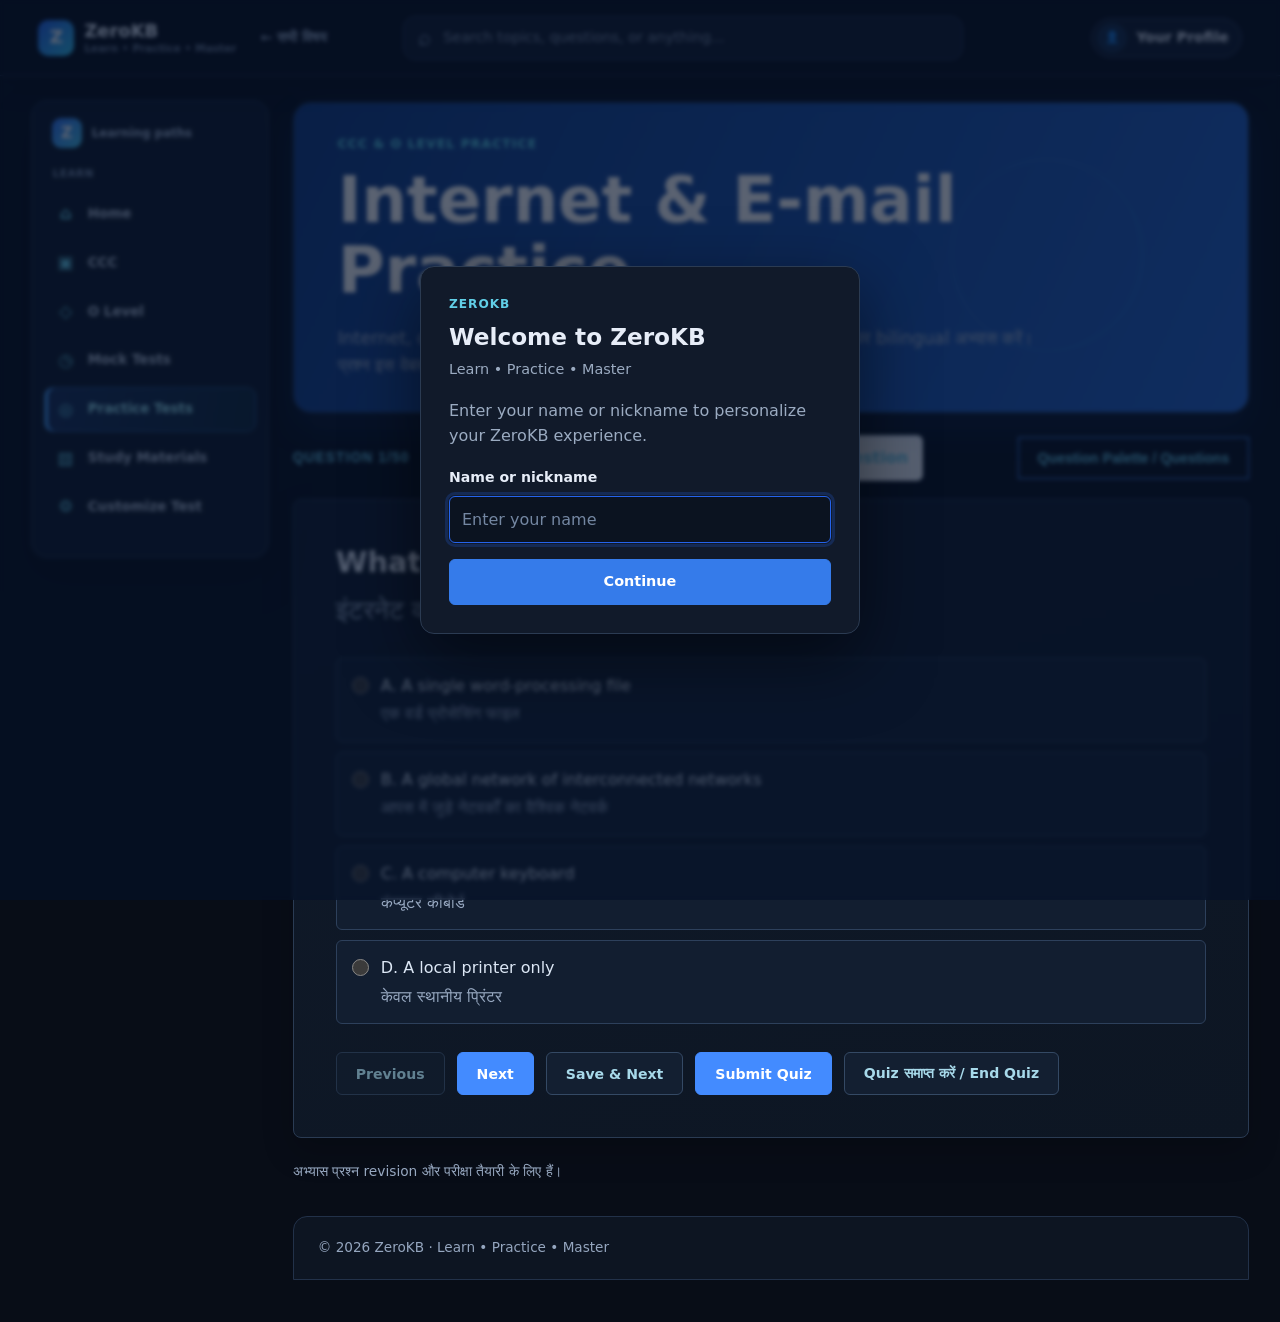
<file: practice-internet-email.html>
<!DOCTYPE html>
<html lang="hi">
<head>
    <meta charset="UTF-8">
    <meta name="viewport" content="width=device-width, initial-scale=1.0">
    <meta name="description" content="Internet और E-mail के bilingual CCC तथा O Level practice questions।">
    <title>ZeroKB | Internet &amp; E-mail Practice</title>
    <style>
        :root {
            --ink: #172a3a;
            --muted: #5c6d79;
            --paper: #f5f1e8;
            --white: #fffdf8;
            --teal: #087f8c;
            --teal-dark: #075e68;
            --yellow: #f2c14e;
            --line: #d9d6cc;
            --success: #247a58;
            --error: #b84c3d;
            --shadow: 0 18px 45px rgba(23, 42, 58, 0.12);
        }

        * { box-sizing: border-box; }
        body {
            margin: 0;
            color: var(--ink);
            background: var(--paper);
            font-family: Georgia, "Noto Serif Devanagari", serif;
            line-height: 1.6;
        }
        .topbar {
            display: flex;
            justify-content: space-between;
            align-items: center;
            max-width: 1180px;
            margin: auto;
            padding: 22px 28px;
        }
        .brand {
            color: var(--ink);
            font-size: 1.15rem;
            font-weight: 700;
            letter-spacing: .04em;
            text-decoration: none;
        }
        .brand span { color: var(--teal); }
        .back-link {
            color: var(--muted);
            font-family: Arial, sans-serif;
            font-size: .9rem;
            text-decoration: none;
        }
        .back-link:hover { color: var(--teal); }
        .intro {
            max-width: 1180px;
            margin: 18px auto 0;
            padding: 52px 8%;
            background: var(--teal);
            color: var(--white);
            box-shadow: var(--shadow);
        }
        .eyebrow {
            margin: 0 0 12px;
            color: var(--yellow);
            font-family: Arial, sans-serif;
            font-size: .76rem;
            font-weight: 700;
            letter-spacing: .14em;
            text-transform: uppercase;
        }
        h1 {
            max-width: 760px;
            margin: 0;
            font-size: clamp(2.2rem, 5vw, 4.2rem);
            line-height: 1.08;
        }
        .intro p:last-child {
            max-width: 700px;
            margin: 20px 0 0;
            color: #d7f0ed;
            font-size: 1.08rem;
        }
        main { max-width: 900px; margin: auto; padding: 64px 28px 72px; }
        .practice-header {
            display: flex;
            justify-content: space-between;
            align-items: center;
            gap: 20px;
            margin-bottom: 18px;
        }
        .question-number {
            color: var(--teal-dark);
            font-family: Arial, sans-serif;
            font-size: .86rem;
            font-weight: 700;
            letter-spacing: .08em;
            text-transform: uppercase;
        }
        .score {
            padding: 8px 13px;
            border: 1px solid var(--line);
            background: var(--white);
            color: var(--teal-dark);
            font-family: Arial, sans-serif;
            font-size: .86rem;
            font-weight: 700;
        }
        .question-card {
            padding: clamp(24px, 5vw, 42px);
            border: 1px solid var(--line);
            border-top: 5px solid var(--yellow);
            background: var(--white);
            box-shadow: 0 10px 25px rgba(23, 42, 58, 0.06);
        }
        h2 { margin: 0 0 28px; font-size: clamp(1.25rem, 3vw, 1.8rem); line-height: 1.45; }
        .question-hindi { display: block; margin-top: 8px; color: var(--muted); font-size: .92em; font-weight: 400; }
        .options { display: grid; gap: 11px; }
        .option {
            display: flex;
            align-items: flex-start;
            gap: 12px;
            padding: 14px 15px;
            border: 1px solid var(--line);
            background: #fffefa;
            cursor: pointer;
            font-size: 1rem;
        }
        .option:hover { border-color: var(--teal); }
        .option input { flex: 0 0 17px; width: 17px; height: 17px; margin: 4px 0 0; accent-color: var(--teal); }
        .option:has(input:checked) { border-color: var(--teal); background: #edf7f5; }
        .option-copy { display: grid; gap: 3px; }
        .option-copy span:last-child { color: var(--muted); }
        .actions { display: flex; flex-wrap: wrap; gap: 12px; margin-top: 28px; }
        button {
            padding: 12px 19px;
            border: 1px solid var(--teal);
            background: var(--teal);
            color: var(--white);
            cursor: pointer;
            font-family: Arial, sans-serif;
            font-size: .88rem;
            font-weight: 700;
        }
        button:hover { background: var(--teal-dark); }
        button.secondary { background: transparent; color: var(--teal-dark); }
        button.secondary:hover:not(:disabled) { background: var(--teal); color: var(--white); }
        button:disabled { cursor: default; opacity: .55; }
        button.secondary:disabled { background: transparent; color: var(--teal-dark); }
        .notice { margin: 22px 0 0; color: var(--muted); font-size: .86rem; }
        .result-card h2 { margin-bottom: 18px; }
        .result-score { margin: 8px 0 24px; color: var(--teal-dark); font-family: Arial, sans-serif; font-size: 2.4rem; font-weight: 700; }
        .result-stats { display: grid; grid-template-columns: repeat(3, 1fr); gap: 10px; }
        .result-stats div { padding: 14px; border: 1px solid var(--line); background: #fffefa; }
        .result-stats strong, .result-stats span { display: block; }
        .result-stats strong { color: var(--teal-dark); font-family: Arial, sans-serif; font-size: 1.25rem; }
        .result-stats span { color: var(--muted); font-size: .88rem; }
        .review-item { margin-top: 14px; padding: 18px; border: 1px solid var(--line); background: #fffefa; }
        .review-item h3 { margin: 0 0 10px; font-size: 1.05rem; }
        .review-item p { margin: 6px 0; color: var(--muted); }
        footer {
            padding: 24px 28px;
            background: var(--ink);
            color: #c3d0d1;
            font-family: Arial, sans-serif;
            font-size: .85rem;
            text-align: center;
        }
        @media (max-width: 600px) {
            .topbar { padding: 18px 20px; }
            .back-link { font-size: .78rem; }
            .intro { margin-top: 0; padding: 52px 24px; }
            main { padding: 48px 20px 60px; }
            .practice-header { align-items: flex-start; flex-direction: column; gap: 10px; }
            .question-card { padding: 24px 18px; }
            .actions button { flex: 1 1 100%; }
            .result-stats { grid-template-columns: repeat(2, 1fr); }
        }
    </style>
    <link rel="stylesheet" href="zerokb.css">
    <link rel="stylesheet" href="zerokb-user.css">
</head>
<body>
    <header class="topbar">
        <a class="brand" href="ccc.html">ZeroKB</a>
        <a class="back-link" href="ccc.html">← सभी विषय</a>
    </header>

    <section class="intro">
        <p class="eyebrow">CCC &amp; O Level practice</p>
        <h1>Internet &amp; E-mail Practice</h1>
        <p>Internet, online safety और E-mail के exam-oriented concepts पर bilingual अभ्यास करें। प्रश्न इस वेबसाइट के लिए original wording में तैयार किए गए हैं।</p>
    </section>

    <main>
        <div class="practice-header" id="practice-header">
            <span class="question-number" id="question-number">Question 1/50</span>
            <span class="score" id="attempt-count">Attempted: 0 / 50</span>
        </div>
        <section class="question-card" id="question-card" aria-live="polite">
            <h2 id="question-text"></h2>
            <div class="options" id="options"></div>
            <div class="actions">
                <button class="secondary" id="previous-button" type="button">Previous</button>
                <button id="next-button" type="button">Next</button>
                <button class="secondary" id="save-next-button" type="button">Save &amp; Next</button>
                <button id="submit-button" type="button">Submit Quiz</button>
                <button class="secondary" id="finish-button" type="button">Quiz समाप्त करें / End Quiz</button>
            </div>
        </section>
        <section class="question-card result-card" id="result-panel" aria-live="polite" hidden></section>
        <p class="notice">अभ्यास प्रश्न revision और परीक्षा तैयारी के लिए हैं।</p>
    </main>

    <footer>© 2026 ZeroKB · Learn • Practice • Master</footer>
    <script src="internet-email.js"></script>
    <script src="practice-review.js"></script>
    <script src="zerokb-practice-features.js"></script>
    <script>
        const questions = window.internetEmailQuestions;
        let currentQuestion = 0;
        const answers = questions.map(function () { return null; });

        const questionNumber = document.getElementById("question-number");
        const attemptCount = document.getElementById("attempt-count");
        const questionText = document.getElementById("question-text");
        const optionsContainer = document.getElementById("options");
        const previousButton = document.getElementById("previous-button");
        const nextButton = document.getElementById("next-button");
        const saveNextButton = document.getElementById("save-next-button");
        const submitButton = document.getElementById("submit-button");
        const finishButton = document.getElementById("finish-button");
        const questionCard = document.getElementById("question-card");
        const resultPanel = document.getElementById("result-panel");
        const practiceHeader = document.getElementById("practice-header");

        function renderQuestion() {
            const item = questions[currentQuestion];
            questionNumber.textContent = "Question " + (currentQuestion + 1) + "/" + questions.length;
            attemptCount.textContent = "Attempted: " + answers.filter(function (answer) { return answer !== null; }).length + " / " + questions.length;
            questionText.replaceChildren();
            const english = document.createElement("span");
            english.textContent = item.question;
            const hindi = document.createElement("span");
            hindi.className = "question-hindi";
            hindi.textContent = item.questionHindi;
            questionText.append(english, hindi);
            optionsContainer.replaceChildren();

            item.options.forEach(function (option, index) {
                const label = document.createElement("label");
                label.className = "option";
                const radio = document.createElement("input");
                radio.type = "radio";
                radio.name = "answer";
                radio.value = index;
                radio.checked = answers[currentQuestion] === index;
                radio.addEventListener("change", function () {
                    answers[currentQuestion] = index;
                    attemptCount.textContent = "Attempted: " + answers.filter(function (answer) { return answer !== null; }).length + " / " + questions.length;
                });
                const copy = document.createElement("span");
                copy.className = "option-copy";
                const optionEnglish = document.createElement("span");
                optionEnglish.textContent = String.fromCharCode(65 + index) + ". " + option.en;
                const optionHindi = document.createElement("span");
                optionHindi.textContent = option.hi;
                copy.append(optionEnglish, optionHindi);
                label.append(radio, copy);
                optionsContainer.appendChild(label);
            });

            previousButton.disabled = currentQuestion === 0;
            nextButton.disabled = currentQuestion === questions.length - 1;
        }

        function formatAnswer(item, answer) {
            if (answer === null) return "Unattempted / प्रयास नहीं किया";
            return String.fromCharCode(65 + answer) + ". " + item.options[answer].en + " / " + item.options[answer].hi;
        }

        function showResult() {
            ZeroKBPracticeFeatures.recordSubmission("internet-email", questions, answers, "correctAnswer");
            const total = questions.length;
            const attempted = answers.filter(function (answer) { return answer !== null; }).length;
            const correct = answers.filter(function (answer, index) { return answer !== null && answer === questions[index].correctAnswer; }).length;
            const wrong = attempted - correct;
            const unattempted = total - attempted;
            const accuracy = attempted ? Math.round((correct / attempted) * 100) : 0;

            practiceHeader.hidden = true;
            questionCard.hidden = true;
            resultPanel.hidden = false;
            resultPanel.replaceChildren();
            const title = document.createElement("h2");
            title.textContent = "Quiz Result / अभ्यास परिणाम";
            const score = document.createElement("p");
            score.className = "result-score";
            score.textContent = "Score: " + correct + " / " + total;
            const stats = document.createElement("div");
            stats.className = "result-stats";
            [["Total Questions", total], ["Attempted", attempted], ["Unattempted", unattempted], ["Correct", correct], ["Wrong", wrong], ["Score", correct + " / " + total], ["Accuracy", accuracy + "%"]].forEach(function (stat) {
                const item = document.createElement("div");
                const value = document.createElement("strong");
                value.textContent = stat[1];
                const label = document.createElement("span");
                label.textContent = stat[0];
                item.append(value, label);
                stats.appendChild(item);
            });

            const reviewButton = document.createElement("button");
            reviewButton.type = "button";
            reviewButton.textContent = "उत्तर जाँचें / Review Answers";
            const reviewList = document.createElement("div");
            reviewList.hidden = true;
            questions.forEach(function (item, index) {
                const reviewItem = document.createElement("article");
                reviewItem.className = "review-item";
                const question = document.createElement("h3");
                question.textContent = (index + 1) + ". " + item.question + " / " + item.questionHindi;
                const selected = document.createElement("p");
                selected.textContent = "User Selected Answer / आपका चुना उत्तर: " + formatAnswer(item, answers[index]);
                const correctAnswer = document.createElement("p");
                correctAnswer.textContent = "Correct Answer / सही उत्तर: " + formatAnswer(item, item.correctAnswer);
                const explanation = document.createElement("p");
                explanation.textContent = "Explanation / व्याख्या: " + item.explanation;
                reviewItem.append(question, selected, correctAnswer, explanation);
                reviewList.appendChild(reviewItem);
            });
            reviewButton.addEventListener("click", function () {
                reviewList.hidden = !reviewList.hidden;
                reviewButton.textContent = reviewList.hidden ? "उत्तर जाँचें / Review Answers" : "Review छिपाएँ / Hide Review";
            });
            const actions = document.createElement("div");
            actions.className = "actions";
            actions.appendChild(reviewButton);
            const categoryReview = ZeroKBQuestionReview.attach(stats, questions, answers, "correctAnswer");
            resultPanel.append(title, score, stats, categoryReview, actions, reviewList);
        }

        previousButton.addEventListener("click", function () {
            if (currentQuestion > 0) currentQuestion--;
            renderQuestion();
        });
        nextButton.addEventListener("click", function () {
            if (currentQuestion < questions.length - 1) currentQuestion++;
            renderQuestion();
        });
        saveNextButton.addEventListener("click", function () {
            if (currentQuestion < questions.length - 1) currentQuestion++;
            renderQuestion();
        });
        submitButton.addEventListener("click", showResult);
        finishButton.addEventListener("click", function () {
            if (window.confirm("क्या आप अभी quiz समाप्त करके partial result देखना चाहते हैं?")) showResult();
        });

        ZeroKBPracticeFeatures.attach({ subjectId: "internet-email", questions: questions, header: practiceHeader, questionCard: questionCard, getCurrentQuestion: function () { return currentQuestion; } });
        ZeroKBQuestionReview.attachPalette(practiceHeader, questionCard, questions, answers, function () {
            return currentQuestion;
        }, function (index) {
            currentQuestion = index;
            renderQuestion();
        });
        renderQuestion();
    </script>
    <script src="zerokb-profile.js"></script>
    <script src="zerokb-user.js"></script>
    <script src="zerokb-shell.js"></script>
</body>
</html>
</file>
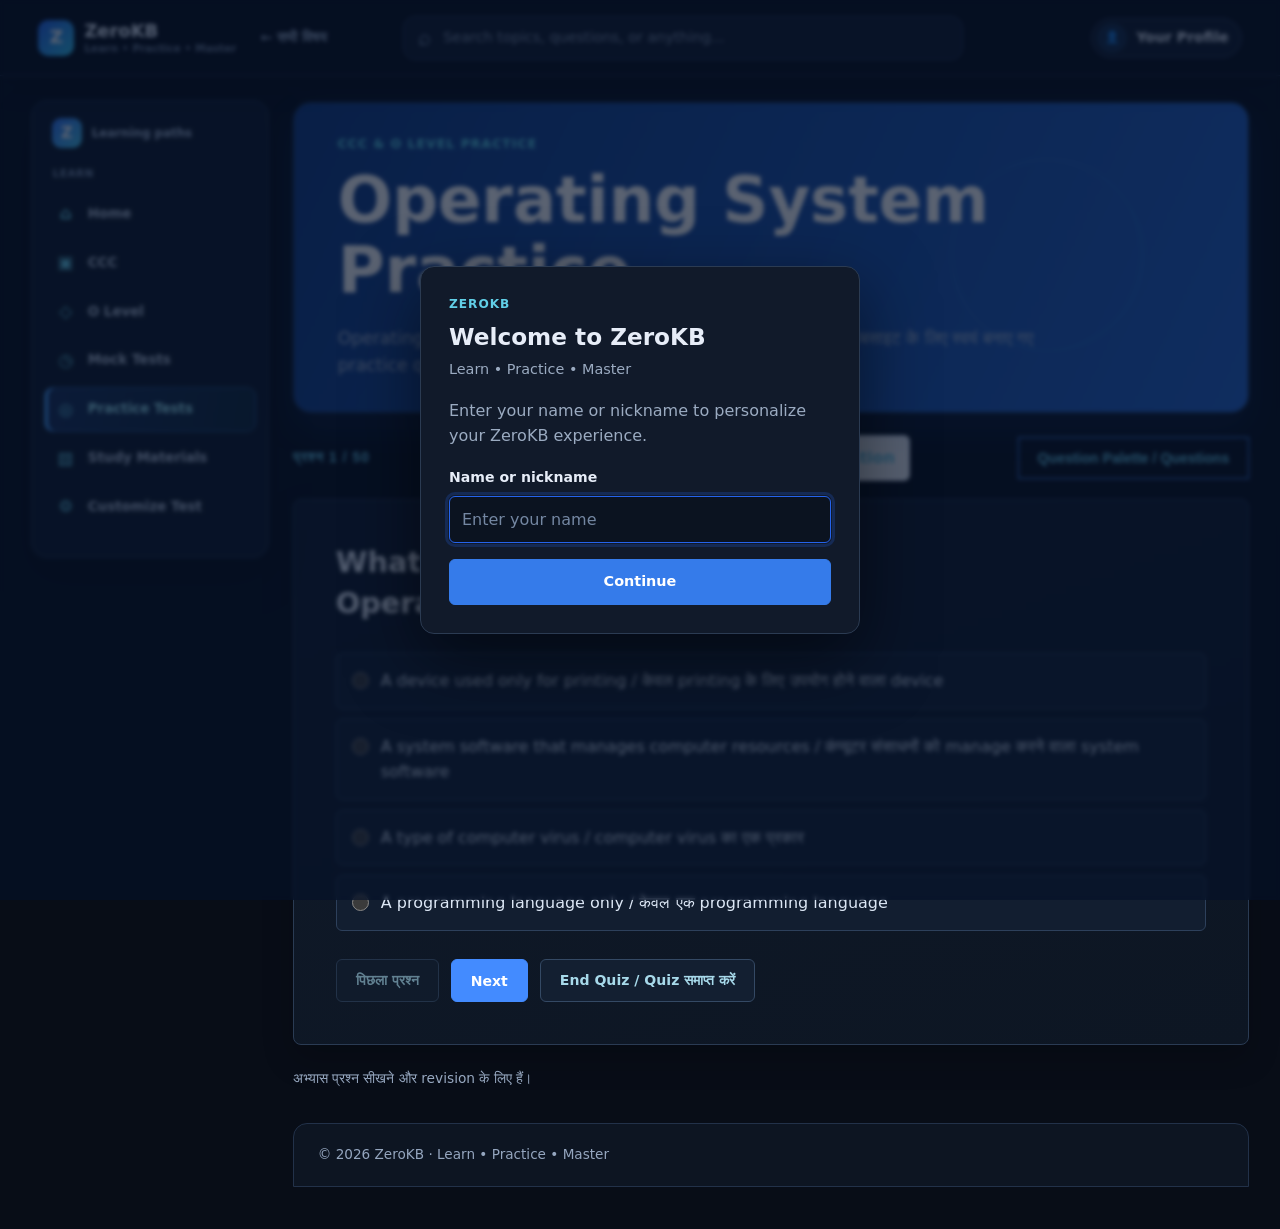
<file: practice-operating-system.html>
<!DOCTYPE html>
<html lang="hi">
<head>
    <meta charset="UTF-8">
    <meta name="viewport" content="width=device-width, initial-scale=1.0">
    <meta name="description" content="Operating System के लिए स्वयं बनाए गए bilingual CCC और O Level practice questions।">
    <title>ZeroKB | Operating System Practice</title>
    <style>
        :root {
            --ink: #172a3a;
            --muted: #5c6d79;
            --paper: #f5f1e8;
            --white: #fffdf8;
            --teal: #087f8c;
            --teal-dark: #075e68;
            --yellow: #f2c14e;
            --coral: #e87861;
            --line: #d9d6cc;
            --success: #247a58;
            --error: #b84c3d;
            --shadow: 0 18px 45px rgba(23, 42, 58, 0.12);
        }

        * { box-sizing: border-box; }
        body {
            margin: 0;
            color: var(--ink);
            background: var(--paper);
            font-family: Georgia, "Noto Serif Devanagari", serif;
            line-height: 1.6;
        }
        .topbar {
            display: flex;
            justify-content: space-between;
            align-items: center;
            max-width: 1180px;
            margin: auto;
            padding: 22px 28px;
        }
        .brand {
            color: var(--ink);
            font-size: 1.15rem;
            font-weight: 700;
            letter-spacing: .04em;
            text-decoration: none;
        }
        .brand span { color: var(--teal); }
        .back-link {
            color: var(--muted);
            font-family: Arial, sans-serif;
            font-size: .9rem;
            text-decoration: none;
        }
        .back-link:hover { color: var(--teal); }
        .intro {
            max-width: 1180px;
            margin: 18px auto 0;
            padding: 52px 8%;
            background: var(--teal);
            color: var(--white);
            box-shadow: var(--shadow);
        }
        .eyebrow {
            margin: 0 0 12px;
            color: var(--yellow);
            font-family: Arial, sans-serif;
            font-size: .76rem;
            font-weight: 700;
            letter-spacing: .14em;
            text-transform: uppercase;
        }
        h1 {
            max-width: 760px;
            margin: 0;
            font-size: clamp(2.2rem, 5vw, 4.2rem);
            line-height: 1.08;
        }
        .intro p:last-child {
            max-width: 700px;
            margin: 20px 0 0;
            color: #d7f0ed;
            font-size: 1.08rem;
        }
        main { max-width: 900px; margin: auto; padding: 64px 28px 72px; }
        .practice-header {
            display: flex;
            justify-content: space-between;
            align-items: center;
            gap: 20px;
            margin-bottom: 18px;
        }
        .question-number {
            color: var(--teal-dark);
            font-family: Arial, sans-serif;
            font-size: .86rem;
            font-weight: 700;
            letter-spacing: .08em;
            text-transform: uppercase;
        }
        .score {
            padding: 8px 13px;
            border: 1px solid var(--line);
            background: var(--white);
            color: var(--teal-dark);
            font-family: Arial, sans-serif;
            font-size: .86rem;
            font-weight: 700;
        }
        .question-card {
            padding: clamp(24px, 5vw, 42px);
            border: 1px solid var(--line);
            border-top: 5px solid var(--yellow);
            background: var(--white);
            box-shadow: 0 10px 25px rgba(23, 42, 58, 0.06);
        }
        h2 { margin: 0 0 28px; font-size: clamp(1.25rem, 3vw, 1.8rem); line-height: 1.45; white-space: pre-line; }
        .options { display: grid; gap: 11px; }
        .option {
            display: flex;
            align-items: flex-start;
            gap: 12px;
            padding: 14px 15px;
            border: 1px solid var(--line);
            background: #fffefa;
            cursor: pointer;
            font-size: 1rem;
        }
        .option:hover { border-color: var(--teal); }
        .option input { flex: 0 0 17px; width: 17px; height: 17px; margin: 4px 0 0; accent-color: var(--teal); }
        .option:has(input:checked) { border-color: var(--teal); background: #edf7f5; }
        .option:has(input:disabled) { cursor: default; }
        .actions { display: flex; flex-wrap: wrap; gap: 12px; margin-top: 28px; }
        button {
            padding: 12px 19px;
            border: 1px solid var(--teal);
            background: var(--teal);
            color: var(--white);
            cursor: pointer;
            font-family: Arial, sans-serif;
            font-size: .88rem;
            font-weight: 700;
        }
        button:hover { background: var(--teal-dark); }
        button.secondary { background: transparent; color: var(--teal-dark); }
        button.secondary:hover:not(:disabled) { background: var(--teal); color: var(--white); }
        button:disabled { cursor: default; opacity: .55; }
        button.secondary:disabled { background: transparent; color: var(--teal-dark); }
        .feedback {
            margin-top: 22px;
            padding: 16px 18px;
            border-left: 4px solid var(--teal);
            background: #edf7f5;
        }
        .feedback.correct { border-left-color: var(--success); background: #edf7f1; }
        .feedback.incorrect { border-left-color: var(--error); background: #fff1ee; }
        .feedback strong { display: block; margin-bottom: 4px; font-family: Arial, sans-serif; }
        .feedback p { margin: 0; color: var(--muted); }
        .feedback.correct strong { color: var(--success); }
        .feedback.incorrect strong { color: var(--error); }
        .notice { margin: 22px 0 0; color: var(--muted); font-size: .86rem; }
        .result-card h2 { margin-bottom: 18px; }
        .result-score { margin: 8px 0 24px; color: var(--teal-dark); font-family: Arial, sans-serif; font-size: 2.4rem; font-weight: 700; }
        .result-stats { display: grid; grid-template-columns: repeat(3, 1fr); gap: 10px; }
        .result-stats div { padding: 14px; border: 1px solid var(--line); background: #fffefa; }
        .result-stats strong, .result-stats span { display: block; }
        .result-stats strong { color: var(--teal-dark); font-family: Arial, sans-serif; font-size: 1.25rem; }
        .result-stats span { color: var(--muted); font-size: .88rem; }
        footer {
            padding: 24px 28px;
            background: var(--ink);
            color: #c3d0d1;
            font-family: Arial, sans-serif;
            font-size: .85rem;
            text-align: center;
        }
        @media (max-width: 600px) {
            .topbar { padding: 18px 20px; }
            .back-link { font-size: .78rem; }
            .intro { margin-top: 0; padding: 52px 24px; }
            main { padding: 48px 20px 60px; }
            .practice-header { align-items: flex-start; flex-direction: column; gap: 10px; }
            .question-card { padding: 24px 18px; }
            .actions button { flex: 1 1 100%; }
            .result-stats { grid-template-columns: repeat(2, 1fr); }
        }
    </style>
    <link rel="stylesheet" href="zerokb.css">
    <link rel="stylesheet" href="zerokb-user.css">
</head>
<body>
    <header class="topbar">
        <a class="brand" href="ccc.html">ZeroKB</a>
        <a class="back-link" href="ccc.html">← सभी विषय</a>
    </header>

    <section class="intro">
        <p class="eyebrow">CCC &amp; O Level practice</p>
        <h1>Operating System Practice</h1>
        <p>Operating System के महत्वपूर्ण topics पर bilingual अभ्यास करें। ये इस वेबसाइट के लिए स्वयं बनाए गए practice questions हैं, आधिकारिक PYQs नहीं।</p>
    </section>

    <main>
        <div class="practice-header" id="practice-header">
            <span class="question-number" id="question-number">प्रश्न 1 / 50</span>
            <span class="score" id="attempt-count">Attempted: 0 / 50</span>
        </div>
        <section class="question-card" id="question-card" aria-live="polite">
            <h2 id="question-text"></h2>
            <div class="options" id="options"></div>
            <div class="actions">
                <button class="secondary" id="previous-button" type="button">पिछला प्रश्न</button>
                <button id="next-button" type="button">Next</button>
                <button id="submit-button" type="button" hidden>Submit Quiz</button>
                <button class="secondary" id="finish-button" type="button">End Quiz / Quiz समाप्त करें</button>
            </div>
        </section>
        <section class="question-card result-card" id="result-panel" aria-live="polite" hidden></section>
        <p class="notice">अभ्यास प्रश्न सीखने और revision के लिए हैं।</p>
    </main>

    <footer>© 2026 ZeroKB · Learn • Practice • Master</footer>

    <script src="practice-review.js"></script>
    <script src="zerokb-practice-features.js"></script>
    <script>
        // प्रश्नों को इसी array में जोड़ें या बदलें। answer में सही विकल्प का zero-based index रखें।
        const questions = [
            { question: "What is an operating system?\nOperating System क्या है?", options: ["A system software that manages computer resources / कंप्यूटर संसाधनों को manage करने वाला system software", "A device used only for printing / केवल printing के लिए उपयोग होने वाला device", "A type of computer virus / computer virus का एक प्रकार", "A programming language only / केवल एक programming language"], answer: 0, explanation: "Operating System hardware और applications के बीच काम करके system resources और सेवाओं को manage करता है।" },
            { question: "Which is a primary purpose of an operating system?\nOperating System का मुख्य उद्देश्य क्या है?", options: ["Manage hardware and provide services to programs / hardware manage करना और programs को सेवाएँ देना", "Create electricity for the computer / कंप्यूटर के लिए बिजली बनाना", "Manufacture computer parts / कंप्यूटर के पुर्जे बनाना", "Replace all application software / सभी application software को बदलना"], answer: 0, explanation: "OS hardware resources का प्रबंधन करता है और applications को चलने के लिए common services देता है।" },
            { question: "Which software acts as an interface between the user and computer hardware?\nUser और computer hardware के बीच interface का काम कौन करता है?", options: ["Operating system / Operating System", "Spreadsheet / Spreadsheet", "Image file / Image file", "Web page / Web page"], answer: 0, explanation: "Operating System user तथा hardware के बीच interface उपलब्ध कराता है।" },
            { question: "Which OS function organizes files and folders on storage?\nStorage पर files और folders को व्यवस्थित करना OS का कौन-सा कार्य है?", options: ["File management / File management", "Power generation / बिजली बनाना", "Word processing / Word processing", "Web designing / Web designing"], answer: 0, explanation: "File management में files और folders बनाना, ढूँढना, rename करना, copy करना और हटाना शामिल है।" },
            { question: "Which OS function allocates RAM to running programs?\nचल रहे programs को RAM देना OS का कौन-सा कार्य है?", options: ["Memory management / Memory management", "Device printing / Device printing", "File compression / File compression", "Screen painting / Screen painting"], answer: 0, explanation: "Memory management programs को memory देता है और उनके उपयोग पर नज़र रखता है।" },
            { question: "Which OS function decides how CPU time is shared among processes?\nProcesses के बीच CPU time बाँटने का निर्णय OS का कौन-सा कार्य करता है?", options: ["Process management / Process management", "Folder management / Folder management", "Display management only / केवल display management", "Backup management / Backup management"], answer: 0, explanation: "Process management में processes बनाना, schedule करना और उनके execution को नियंत्रित करना शामिल है।" },
            { question: "What does device management by an OS generally include?\nOS द्वारा device management में सामान्यतः क्या शामिल होता है?", options: ["Coordinating input and output devices / Input और output devices का समन्वय", "Writing user essays / उपयोगकर्ता के निबंध लिखना", "Creating websites / Websites बनाना", "Designing hardware circuits / Hardware circuits design करना"], answer: 0, explanation: "OS device drivers और input/output services की मदद से devices के साथ संचार और संसाधन आवंटन करता है।" },
            { question: "Which is an example of system software?\nSystem software का उदाहरण कौन-सा है?", options: ["Linux operating system / Linux Operating System", "A photograph / एक photograph", "A music playlist / एक music playlist", "A plain text note / एक साधारण text note"], answer: 0, explanation: "Linux system software है; यह computer resources manage करता है और applications चलाता है।" },
            { question: "Which is application software rather than system software?\nइनमें से कौन system software के बजाय application software है?", options: ["A word processor / Word processor", "Operating system kernel / Operating System kernel", "Device driver / Device driver", "Boot loader / Boot loader"], answer: 0, explanation: "Word processor उपयोगकर्ता का specific task करता है, जबकि OS, driver और boot loader system software हैं।" },
            { question: "What is a device driver?\nDevice driver क्या होता है?", options: ["Software that helps the OS communicate with a hardware device / OS को hardware device से संवाद कराने वाला software", "A folder used for documents / Documents के लिए folder", "A computer power cable / Computer की power cable", "A type of spreadsheet / Spreadsheet का एक प्रकार"], answer: 0, explanation: "Device driver OS और किसी hardware device के बीच निर्देशों तथा संचार का माध्यम बनता है।" },
            { question: "Which operating system type is designed to respond within strict time limits?\nकौन-सा OS type तय समय-सीमा के भीतर response देने के लिए बनाया जाता है?", options: ["Real-time operating system / Real-time Operating System", "Batch operating system / Batch Operating System", "Single-user operating system / Single-user Operating System", "Desktop publishing system / Desktop publishing system"], answer: 0, explanation: "Real-time OS time-critical tasks को निश्चित और सीमित समय में पूरा करने के लिए बनाया जाता है।" },
            { question: "In a batch operating system, how are jobs commonly processed?\nBatch Operating System में jobs सामान्यतः कैसे process होती हैं?", options: ["In groups with little or no user interaction during execution / समूहों में, execution के समय बहुत कम या बिना user interaction", "Only by drawing icons / केवल icons बनाकर", "One keystroke at a time with a user response / हर keystroke पर user response लेकर", "Only through a web browser / केवल web browser से"], answer: 0, explanation: "Batch system समान jobs को समूह में process करता है; execution के दौरान direct interaction सीमित रहता है।" },
            { question: "What is a multiuser operating system designed to support?\nMultiuser OS किस सुविधा के लिए बनाया जाता है?", options: ["Multiple users accessing system resources / कई users द्वारा system resources का उपयोग", "Only one file on a computer / कंप्यूटर पर केवल एक file", "Multiple monitors with no users / बिना users के कई monitors", "A computer without memory / बिना memory का computer"], answer: 0, explanation: "Multiuser OS अलग-अलग users को एक system के resources साझा करने देता है, आम तौर पर account और permissions के साथ।" },
            { question: "What does multitasking allow a computer to do?\nMultitasking computer को क्या करने देता है?", options: ["Run or manage multiple tasks seemingly at the same time / कई tasks को एक ही समय में चलता हुआ manage करना", "Use only one program forever / हमेशा केवल एक program चलाना", "Work without an operating system / OS के बिना काम करना", "Turn files into hardware / Files को hardware में बदलना"], answer: 0, explanation: "Multitasking में OS CPU time बाँटकर कई tasks को साथ-साथ progress करते हुए दिखाता है।" },
            { question: "Which statement about Microsoft Windows is correct?\nMicrosoft Windows के बारे में कौन-सा कथन सही है?", options: ["It is a family of operating systems with a graphical interface / यह graphical interface वाले Operating Systems का परिवार है", "It is only a text editor / यह केवल text editor है", "It is a computer hardware part / यह computer hardware का भाग है", "It is a Linux command / यह Linux command है"], answer: 0, explanation: "Microsoft Windows एक लोकप्रिय operating system family है, जिसमें सामान्यतः GUI उपलब्ध होता है।" },
            { question: "Which Windows tool is commonly used to browse files and folders?\nFiles और folders देखने के लिए Windows में सामान्यतः कौन-सा tool है?", options: ["File Explorer / File Explorer", "Task Manager / Task Manager", "Paint / Paint", "Calculator / Calculator"], answer: 0, explanation: "File Explorer से drives, files और folders को browse तथा manage किया जाता है।" },
            { question: "What is the usual purpose of the Windows taskbar?\nWindows taskbar का सामान्य उपयोग क्या है?", options: ["Access open apps and pinned shortcuts / खुले apps और pinned shortcuts तक पहुँचना", "Store every deleted file permanently / हर deleted file को स्थायी रूप से रखना", "Increase the physical RAM / Physical RAM बढ़ाना", "Format all disks automatically / सभी disks को अपने-आप format करना"], answer: 0, explanation: "Taskbar खुले applications, Start menu और pinned shortcuts तक पहुँचने में मदद करता है।" },
            { question: "What is the Windows Recycle Bin mainly used for?\nWindows Recycle Bin का मुख्य उपयोग क्या है?", options: ["Temporarily hold many deleted files before permanent removal / कई deleted files को स्थायी हटाने से पहले अस्थायी रूप से रखना", "Store running processes / चल रहे processes रखना", "Install device drivers automatically / Device drivers अपने-आप install करना", "Increase disk size / Disk का आकार बढ़ाना"], answer: 0, explanation: "Recycle Bin से समर्थित deleted files को स्थायी रूप से हटाने से पहले restore किया जा सकता है।" },
            { question: "Which Windows interface element commonly opens apps and system options?\nWindows में apps और system options खोलने के लिए सामान्यतः कौन-सा interface element है?", options: ["Start menu / Start menu", "Recycle Bin / Recycle Bin", "File extension / File extension", "Desktop wallpaper / Desktop wallpaper"], answer: 0, explanation: "Start menu से applications, settings और power options तक पहुँचा जाता है।" },
            { question: "What does the file extension usually indicate?\nFile extension सामान्यतः क्या बताता है?", options: ["The file type or format / File का type या format", "The file owner's age / File owner की उम्र", "The monitor resolution / Monitor resolution", "The amount of installed RAM / Installed RAM की मात्रा"], answer: 0, explanation: "Extension जैसे .txt या .jpg आम तौर पर file type का संकेत देती है; केवल extension बदलने से file format नहीं बदलता।" },
            { question: "What is a folder primarily used for?\nFolder का मुख्य उपयोग क्या है?", options: ["Organizing files and other folders / Files और दूसरे folders को व्यवस्थित करना", "Running the CPU faster / CPU को तेज चलाना", "Displaying only videos / केवल videos दिखाना", "Replacing the operating system / Operating System को बदलना"], answer: 0, explanation: "Folders संबंधित files और subfolders को समूहित करके व्यवस्थित रखने में मदद करते हैं।" },
            { question: "What is a file path?\nFile path क्या होता है?", options: ["The location of a file in a storage hierarchy / Storage hierarchy में file का स्थान", "A computer's power rating / Computer की power rating", "A keyboard shortcut / Keyboard shortcut", "A type of RAM / RAM का एक प्रकार"], answer: 0, explanation: "Path drive, folders और file name की location बताता है, जैसे C:\\Users\\Student\\notes.txt।" },
            { question: "Which action creates a duplicate of a selected file in another location?\nचुनी हुई file की दूसरी location पर duplicate copy कौन-सी action बनाती है?", options: ["Copy and paste / Copy और paste", "Cut and paste / Cut और paste", "Rename / Rename", "Delete / Delete"], answer: 0, explanation: "Copy मूल file को वहीं रखता है और चुनी हुई दूसरी location पर उसकी copy बनाता है।" },
            { question: "What usually happens when a file is renamed?\nFile को rename करने पर सामान्यतः क्या होता है?", options: ["Its name changes while its contents remain / Contents वही रहते हैं और नाम बदलता है", "Its contents are always erased / Contents हमेशा मिट जाते हैं", "The computer restarts / Computer restart होता है", "Its folder becomes a device / उसका folder device बन जाता है"], answer: 0, explanation: "Rename file का नाम बदलता है; यह स्वयं file के contents नहीं बदलता।" },
            { question: "What is booting?\nBooting क्या है?", options: ["Starting a computer and loading its operating system / Computer शुरू करके उसका Operating System load करना", "Deleting a user account / User account हटाना", "Printing a document / Document print करना", "Changing a folder name / Folder का नाम बदलना"], answer: 0, explanation: "Booting के दौरान system startup होता है और OS memory में load होकर काम के लिए तैयार होता है।" },
            { question: "What is a cold boot?\nCold boot क्या है?", options: ["Starting a computer from a powered-off state / पूरी तरह बंद computer को चालू करना", "Restarting a running computer / चलते computer को restart करना", "Waking only the monitor / केवल monitor को जगाना", "Starting a text editor / Text editor शुरू करना"], answer: 0, explanation: "Cold boot तब होता है जब बंद system को power देकर शुरू किया जाता है।" },
            { question: "What is a warm boot?\nWarm boot क्या है?", options: ["Restarting a computer without switching off its main power completely / Main power पूरी तरह बंद किए बिना computer restart करना", "Starting a computer for the first time ever / Computer पहली बार चालू करना", "Connecting a new keyboard / नया keyboard जोड़ना", "Opening a folder / Folder खोलना"], answer: 0, explanation: "Warm boot में running computer को restart किया जाता है, बिना सामान्य cold start की तरह power-off से शुरू किए।" },
            { question: "Which firmware commonly starts hardware checks and begins the boot process?\nकौन-सा firmware सामान्यतः hardware checks शुरू करके boot process आरंभ करता है?", options: ["BIOS or UEFI / BIOS या UEFI", "Word processor / Word processor", "File Explorer / File Explorer", "Antivirus scan / Antivirus scan"], answer: 0, explanation: "BIOS या आधुनिक UEFI firmware शुरुआती hardware initialization करता है और boot device से OS load करने की प्रक्रिया शुरू करता है।" },
            { question: "What does GUI stand for?\nGUI का पूरा नाम क्या है?", options: ["Graphical User Interface / Graphical User Interface", "General Utility Instruction / General Utility Instruction", "Global User Internet / Global User Internet", "Graphical Unit Installation / Graphical Unit Installation"], answer: 0, explanation: "GUI यानी Graphical User Interface में windows, icons, menus और pointer जैसे visual elements होते हैं।" },
            { question: "What is a common feature of a command-line interface (CLI)?\nCommand-line interface (CLI) की सामान्य विशेषता क्या है?", options: ["Users type text commands / Users text commands लिखते हैं", "It works only with touch gestures / यह केवल touch gestures से काम करता है", "It has no way to run programs / इसमें programs चलाने का तरीका नहीं होता", "It is a storage device / यह storage device है"], answer: 0, explanation: "CLI में user keyboard से commands देकर system या programs के साथ काम करता है।" },
            { question: "Which statement best compares GUI and CLI?\nGUI और CLI की तुलना में कौन-सा कथन सही है?", options: ["GUI uses visual controls; CLI accepts typed commands / GUI visual controls देता है; CLI लिखे हुए commands लेता है", "Both are storage devices / दोनों storage devices हैं", "CLI always needs a mouse / CLI को हमेशा mouse चाहिए", "GUI cannot start applications / GUI applications शुरू नहीं कर सकता"], answer: 0, explanation: "GUI में visual controls से और CLI में text commands से काम किया जाता है।" },
            { question: "What is virtual memory?\nVirtual memory क्या है?", options: ["Disk space used to extend the apparent memory available to programs / Programs को उपलब्ध apparent memory बढ़ाने के लिए disk space का उपयोग", "A physical keyboard memory chip / Keyboard की physical memory chip", "A folder for images / Images का folder", "A type of printer / Printer का एक प्रकार"], answer: 0, explanation: "Virtual memory में OS storage के हिस्से का उपयोग RAM के पूरक के रूप में करता है; यह RAM जितनी तेज़ नहीं होती।" },
            { question: "Which memory normally holds programs and data currently in use?\nवर्तमान में उपयोग हो रहे programs और data को सामान्यतः कौन-सी memory रखती है?", options: ["RAM / RAM", "DVD / DVD", "Read-only archive tape / Read-only archive tape", "Printer memory only / केवल printer memory"], answer: 0, explanation: "RAM चल रहे programs और वर्तमान data के लिए मुख्य working memory है और सामान्यतः volatile होती है।" },
            { question: "What is a process?\nProcess क्या है?", options: ["A program that is currently executing / वर्तमान में execute हो रहा program", "A permanently deleted folder / स्थायी रूप से deleted folder", "A type of file extension / File extension का एक प्रकार", "A powered-off monitor / बंद monitor"], answer: 0, explanation: "Program जब execution में होता है, तो उसे process कहा जाता है।" },
            { question: "What is the role of a CPU scheduler in an operating system?\nOperating System में CPU scheduler की भूमिका क्या है?", options: ["Select which ready process gets CPU time / तय करना कि ready processes में किसे CPU time मिले", "Rename all user files / सभी user files rename करना", "Clean the monitor / Monitor साफ करना", "Translate every document / हर document का अनुवाद करना"], answer: 0, explanation: "Scheduler ready processes में से अगला process चुनकर CPU उपयोग का क्रम निर्धारित करता है।" },
            { question: "What is a multitasking operating system expected to do?\nMultitasking Operating System से क्या अपेक्षित है?", options: ["Manage several active tasks by sharing system resources / System resources बाँटकर कई active tasks manage करना", "Run only after removing RAM / RAM हटाने के बाद ही चलना", "Allow only one file per folder / हर folder में केवल एक file रखना", "Replace all input devices / सभी input devices बदलना"], answer: 0, explanation: "OS processor time और अन्य resources बाँटकर कई tasks को आगे बढ़ाता है।" },
            { question: "Which component helps the OS control a printer or other peripheral?\nPrinter या अन्य peripheral को control करने में OS की कौन-सी component मदद करती है?", options: ["Device driver / Device driver", "File extension / File extension", "Desktop icon / Desktop icon", "Text cursor / Text cursor"], answer: 0, explanation: "Device driver device-specific commands और communication को OS के लिए उपलब्ध कराता है।" },
            { question: "Which of these is a utility program?\nइनमें से कौन utility program है?", options: ["Backup utility / Backup utility", "A photo file / Photo file", "A keyboard key / Keyboard key", "A monitor stand / Monitor stand"], answer: 0, explanation: "Backup utility user data की अतिरिक्त copy बनाने और restore करने में मदद करती है।" },
            { question: "What is the purpose of antivirus utility software?\nAntivirus utility software का उद्देश्य क्या है?", options: ["Detect, block, or help remove malicious software / Malicious software को पहचानना, रोकना या हटाने में मदद करना", "Create physical memory chips / Physical memory chips बनाना", "Increase screen size / Screen का आकार बढ़ाना", "Print every folder / हर folder print करना"], answer: 0, explanation: "Antivirus utility malware की पहचान और रोकथाम में मदद करती है; इसे updated रखना उपयोगी है।" },
            { question: "What does a file compression utility usually do?\nFile compression utility सामान्यतः क्या करती है?", options: ["Reduces file size or packages files together / File का आकार घटाती है या कई files को साथ package करती है", "Increases physical RAM / Physical RAM बढ़ाती है", "Changes a monitor into a printer / Monitor को printer बनाती है", "Starts the computer firmware / Computer firmware शुरू करती है"], answer: 0, explanation: "Compression utility files को कम जगह में रखने या archive के रूप में साथ रखने में मदद करती है।" },
            { question: "Which Windows command displays files and folders in the current directory?\nवर्तमान directory की files और folders दिखाने वाला Windows command कौन-सा है?", options: ["dir / dir", "ls / ls", "pwd / pwd", "mkdir / mkdir"], answer: 0, explanation: "Windows Command Prompt में dir वर्तमान directory की entries दिखाता है।" },
            { question: "Which Windows Command Prompt command changes the current directory?\nWindows Command Prompt में current directory बदलने का command कौन-सा है?", options: ["cd / cd", "dir / dir", "del / del", "copy / copy"], answer: 0, explanation: "cd (change directory) current working directory बदलने के लिए उपयोग होता है।" },
            { question: "Which Windows command creates a new directory?\nWindows में नई directory बनाने का command कौन-सा है?", options: ["mkdir / mkdir", "dir / dir", "type / type", "cls / cls"], answer: 0, explanation: "mkdir नई directory बनाता है; Windows में md भी इसका सामान्य alias है।" },
            { question: "Which Linux command lists files and directories?\nLinux में files और directories की सूची दिखाने वाला command कौन-सा है?", options: ["ls / ls", "dir / dir", "cd / cd", "pwd / pwd"], answer: 0, explanation: "Linux में ls वर्तमान directory की files और directories की सूची देता है।" },
            { question: "Which Linux command prints the current working directory?\nLinux में current working directory दिखाने वाला command कौन-सा है?", options: ["pwd / pwd", "cp / cp", "rm / rm", "mkdir / mkdir"], answer: 0, explanation: "pwd का अर्थ print working directory है; यह वर्तमान directory का path दिखाता है।" },
            { question: "Which Linux command changes the current directory?\nLinux में current directory बदलने का command कौन-सा है?", options: ["cd / cd", "ls / ls", "cat / cat", "pwd / pwd"], answer: 0, explanation: "cd के बाद directory path देकर Linux में स्थान बदला जाता है।" },
            { question: "Which Linux command creates a directory?\nLinux में directory बनाने का command कौन-सा है?", options: ["mkdir / mkdir", "rm / rm", "cp / cp", "cat / cat"], answer: 0, explanation: "mkdir (make directory) Linux में नई directory बनाता है।" },
            { question: "Which Linux command copies files or directories?\nLinux में files या directories copy करने का command कौन-सा है?", options: ["cp / cp", "rm / rm", "pwd / pwd", "cd / cd"], answer: 0, explanation: "cp source और destination देकर files copy करता है; directories के लिए अक्सर recursive option चाहिए।" },
            { question: "Which Windows command clears the Command Prompt screen?\nWindows Command Prompt की screen साफ करने वाला command कौन-सा है?", options: ["cls / cls", "dir / dir", "copy / copy", "mkdir / mkdir"], answer: 0, explanation: "cls Command Prompt में दिखाई दे रहे text को साफ करता है; यह files को delete नहीं करता।" },
            { question: "Which Linux command removes a file?\nLinux में file हटाने का command कौन-सा है?", options: ["rm / rm", "ls / ls", "pwd / pwd", "mkdir / mkdir"], answer: 0, explanation: "rm files हटाता है; command का उपयोग सोच-समझकर करें क्योंकि हटाई गई file वापस पाना कठिन हो सकता है।" }
        ];

        const answerPositions = [1, 2, 1, 0, 3, 0, 1, 0, 3, 1, 1, 2, 0, 1, 3, 2, 0, 0, 2, 0, 0, 3, 2, 2, 3, 1, 3, 0, 1, 0, 2, 0, 3, 1, 3, 3, 2, 2, 3, 3, 1, 2, 1, 0, 1, 2, 3, 2, 1, 0];
        const difficulties = Array.from({ length: 50 }, function (_, index) {
            return index < 10 ? "Easy" : index < 35 ? "Moderate" : "Hard";
        });
        questions.forEach(function (item, index) {
            const targetAnswer = answerPositions[index];
            const correctOption = item.options[item.answer];
            item.options[item.answer] = item.options[targetAnswer];
            item.options[targetAnswer] = correctOption;
            item.answer = targetAnswer;
            item.difficulty = difficulties[index];
        });

        let currentQuestion = 0;
        let readyToSubmit = false;
        const answers = questions.map(function () { return null; });

        const questionNumber = document.getElementById("question-number");
        const attemptCount = document.getElementById("attempt-count");
        const questionText = document.getElementById("question-text");
        const optionsContainer = document.getElementById("options");
        const previousButton = document.getElementById("previous-button");
        const nextButton = document.getElementById("next-button");
        const submitButton = document.getElementById("submit-button");
        const finishButton = document.getElementById("finish-button");
        const questionCard = document.getElementById("question-card");
        const resultPanel = document.getElementById("result-panel");
        const practiceHeader = document.getElementById("practice-header");

        function renderQuestion() {
            const item = questions[currentQuestion];
            questionNumber.textContent = "प्रश्न " + (currentQuestion + 1) + " / " + questions.length;
            attemptCount.textContent = "Attempted: " + answers.filter(function (answer) { return answer !== null; }).length + " / " + questions.length;
            questionText.textContent = item.question;
            optionsContainer.replaceChildren();

            item.options.forEach(function (option, index) {
                const label = document.createElement("label");
                label.className = "option";
                const radio = document.createElement("input");
                radio.type = "radio";
                radio.name = "answer";
                radio.value = index;
                radio.checked = answers[currentQuestion] === index;
                radio.addEventListener("change", function () {
                    answers[currentQuestion] = index;
                    renderQuestion();
                });
                const optionText = document.createElement("span");
                optionText.textContent = option;
                label.append(radio, optionText);
                optionsContainer.appendChild(label);
            });

            previousButton.disabled = currentQuestion === 0;
            nextButton.hidden = readyToSubmit;
            nextButton.textContent = answers[currentQuestion] === null ? "Next" : "Save & Next";
            submitButton.hidden = !readyToSubmit;
            finishButton.hidden = readyToSubmit;
        }

        function showResult() {
            ZeroKBPracticeFeatures.recordSubmission("operating-system", questions, answers, "answer");
            const total = questions.length;
            const attempted = answers.filter(function (answer) { return answer !== null; }).length;
            const correct = answers.filter(function (answer, index) { return answer === questions[index].answer; }).length;
            const wrong = attempted - correct;
            const unattempted = total - attempted;
            const accuracy = attempted ? Math.round((correct / attempted) * 100) : 0;

            practiceHeader.hidden = true;
            questionCard.hidden = true;
            resultPanel.hidden = false;
            resultPanel.replaceChildren();
            const title = document.createElement("h2");
            title.textContent = "Quiz result / अभ्यास परिणाम";
            const score = document.createElement("p");
            score.className = "result-score";
            score.textContent = "Score: " + correct + " / " + total;
            const stats = document.createElement("div");
            stats.className = "result-stats";
            [["Total Questions", total], ["Attempted", attempted], ["Unattempted", unattempted], ["Correct", correct], ["Wrong", wrong], ["Score", correct + " / " + total], ["Accuracy", accuracy + "%"]].forEach(function (stat) {
                const item = document.createElement("div");
                const value = document.createElement("strong");
                value.textContent = stat[1];
                const label = document.createElement("span");
                label.textContent = stat[0];
                item.append(value, label);
                stats.appendChild(item);
            });

            const reviewButton = document.createElement("button");
            reviewButton.type = "button";
            reviewButton.textContent = "उत्तर जाँचें / Answer Review";
            const reviewList = document.createElement("div");
            reviewList.hidden = true;
            questions.forEach(function (item, index) {
                const reviewItem = document.createElement("article");
                reviewItem.className = "review-item";
                const question = document.createElement("h3");
                question.textContent = (index + 1) + ". " + item.question;
                const selected = document.createElement("p");
                selected.textContent = "Your answer / आपका उत्तर: " + (answers[index] === null ? "Unattempted" : item.options[answers[index]]);
                const correctAnswer = document.createElement("p");
                correctAnswer.textContent = "Correct answer / सही उत्तर: " + item.options[item.answer];
                const explanation = document.createElement("p");
                explanation.textContent = "Explanation / व्याख्या: " + item.explanation;
                reviewItem.append(question, selected, correctAnswer, explanation);
                reviewList.appendChild(reviewItem);
            });
            reviewButton.addEventListener("click", function () {
                reviewList.hidden = !reviewList.hidden;
                reviewButton.textContent = reviewList.hidden ? "उत्तर जाँचें / Answer Review" : "Review छिपाएँ / Hide Review";
            });

            const restartButton = document.createElement("button");
            restartButton.type = "button";
            restartButton.className = "secondary";
            restartButton.textContent = "फिर से शुरू करें";
            restartButton.addEventListener("click", restartQuiz);
            const actions = document.createElement("div");
            actions.className = "actions";
            actions.append(reviewButton, restartButton);
            const categoryReview = ZeroKBQuestionReview.attach(stats, questions, answers, "answer");
            resultPanel.append(title, score, stats, categoryReview, actions, reviewList);
        }

        function restartQuiz() {
            currentQuestion = 0;
            readyToSubmit = false;
            answers.fill(null);
            practiceHeader.hidden = false;
            questionCard.hidden = false;
            resultPanel.hidden = true;
            renderQuestion();
        }

        previousButton.addEventListener("click", function () {
            if (readyToSubmit) readyToSubmit = false;
            else if (currentQuestion > 0) currentQuestion--;
            renderQuestion();
        });
        nextButton.addEventListener("click", function () {
            if (currentQuestion < questions.length - 1) currentQuestion++;
            else readyToSubmit = true;
            renderQuestion();
        });
        submitButton.addEventListener("click", showResult);
        finishButton.addEventListener("click", function () {
            if (window.confirm("क्या आप अभी quiz समाप्त करके result देखना चाहते हैं?")) showResult();
        });

        ZeroKBPracticeFeatures.attach({ subjectId: "operating-system", questions: questions, header: practiceHeader, questionCard: questionCard, questionNumber: questionNumber, getCurrentQuestion: function () { return currentQuestion; } });
        ZeroKBQuestionReview.attachPalette(practiceHeader, questionCard, questions, answers, function () {
            return currentQuestion;
        }, function (index) {
            currentQuestion = index;
            renderQuestion();
        });
        renderQuestion();
            practiceHeader.hidden = false;
    </script>
    <script src="zerokb-profile.js"></script>
    <script src="zerokb-user.js"></script>
    <script src="zerokb-shell.js"></script>
</body>
</html>
</file>
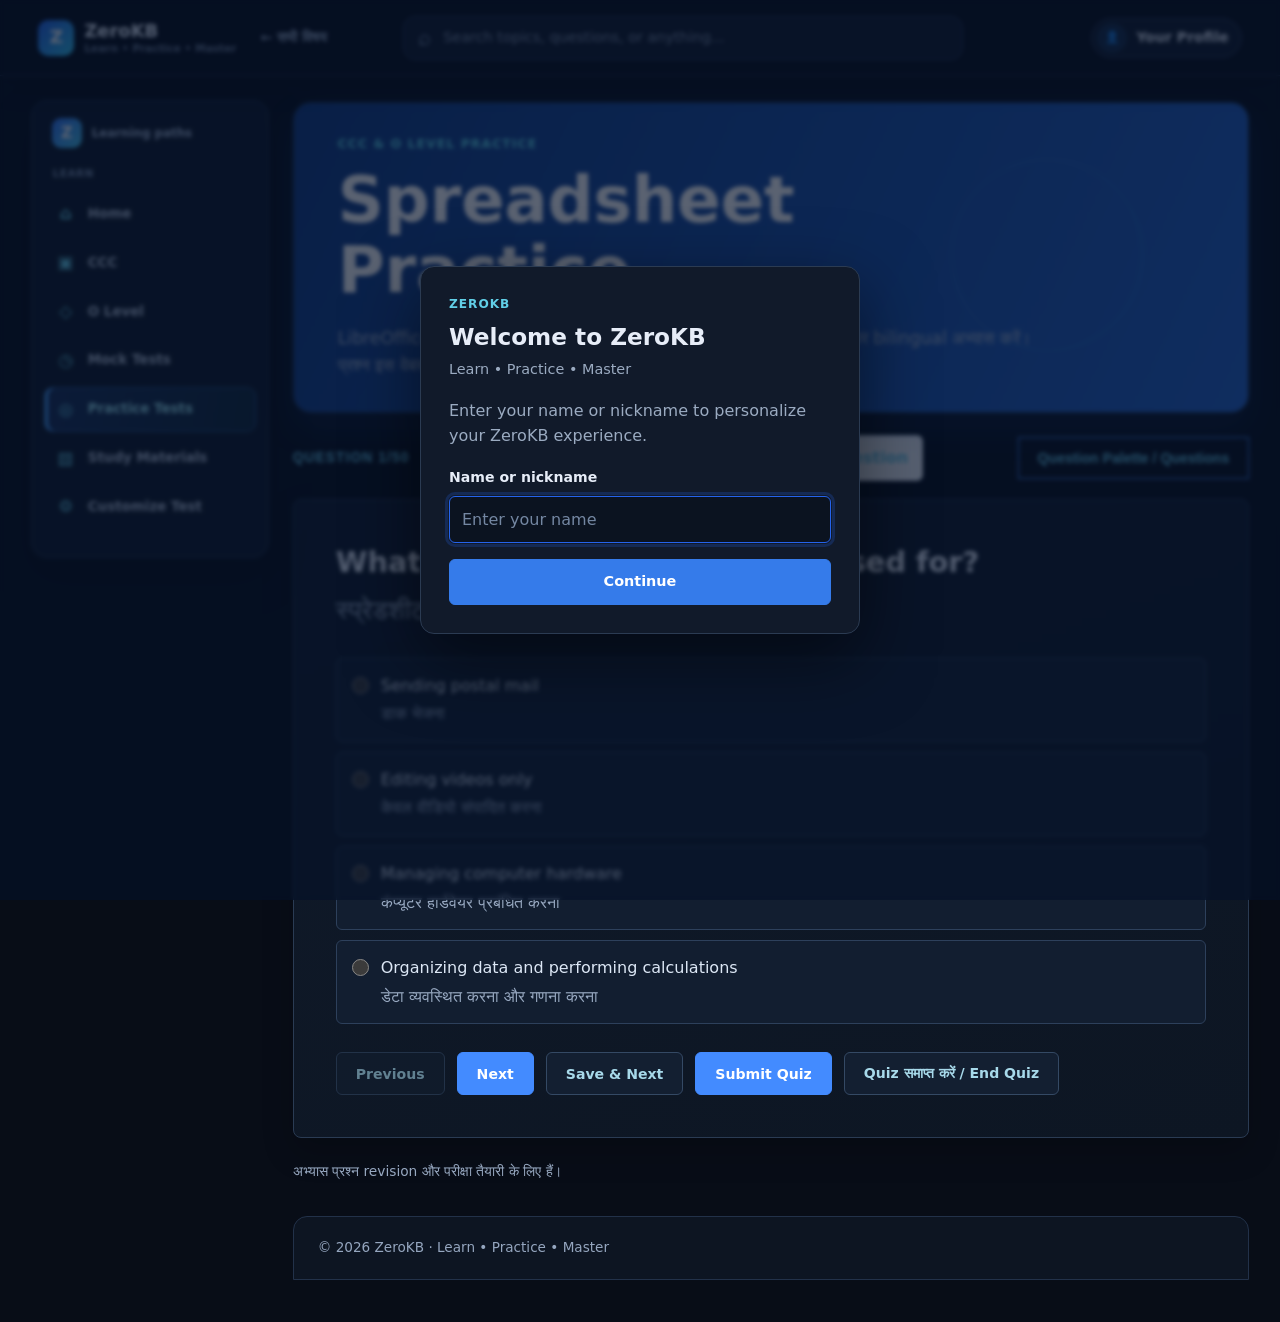
<file: practice-spreadsheet.html>
<!DOCTYPE html>
<html lang="hi">
<head>
    <meta charset="UTF-8">
    <meta name="viewport" content="width=device-width, initial-scale=1.0">
    <meta name="description" content="LibreOffice Calc और Spreadsheet के bilingual CCC तथा O Level practice questions।">
    <title>ZeroKB | Spreadsheet Practice</title>
    <style>
        :root {
            --ink: #172a3a;
            --muted: #5c6d79;
            --paper: #f5f1e8;
            --white: #fffdf8;
            --teal: #087f8c;
            --teal-dark: #075e68;
            --yellow: #f2c14e;
            --line: #d9d6cc;
            --success: #247a58;
            --error: #b84c3d;
            --shadow: 0 18px 45px rgba(23, 42, 58, 0.12);
        }

        * { box-sizing: border-box; }
        body {
            margin: 0;
            color: var(--ink);
            background: var(--paper);
            font-family: Georgia, "Noto Serif Devanagari", serif;
            line-height: 1.6;
        }
        .topbar {
            display: flex;
            justify-content: space-between;
            align-items: center;
            max-width: 1180px;
            margin: auto;
            padding: 22px 28px;
        }
        .brand {
            color: var(--ink);
            font-size: 1.15rem;
            font-weight: 700;
            letter-spacing: .04em;
            text-decoration: none;
        }
        .brand span { color: var(--teal); }
        .back-link {
            color: var(--muted);
            font-family: Arial, sans-serif;
            font-size: .9rem;
            text-decoration: none;
        }
        .back-link:hover { color: var(--teal); }
        .intro {
            max-width: 1180px;
            margin: 18px auto 0;
            padding: 52px 8%;
            background: var(--teal);
            color: var(--white);
            box-shadow: var(--shadow);
        }
        .eyebrow {
            margin: 0 0 12px;
            color: var(--yellow);
            font-family: Arial, sans-serif;
            font-size: .76rem;
            font-weight: 700;
            letter-spacing: .14em;
            text-transform: uppercase;
        }
        h1 {
            max-width: 760px;
            margin: 0;
            font-size: clamp(2.2rem, 5vw, 4.2rem);
            line-height: 1.08;
        }
        .intro p:last-child {
            max-width: 700px;
            margin: 20px 0 0;
            color: #d7f0ed;
            font-size: 1.08rem;
        }
        main { max-width: 900px; margin: auto; padding: 64px 28px 72px; }
        .practice-header {
            display: flex;
            justify-content: space-between;
            align-items: center;
            gap: 20px;
            margin-bottom: 18px;
        }
        .question-number {
            color: var(--teal-dark);
            font-family: Arial, sans-serif;
            font-size: .86rem;
            font-weight: 700;
            letter-spacing: .08em;
            text-transform: uppercase;
        }
        .score {
            padding: 8px 13px;
            border: 1px solid var(--line);
            background: var(--white);
            color: var(--teal-dark);
            font-family: Arial, sans-serif;
            font-size: .86rem;
            font-weight: 700;
        }
        .question-card {
            padding: clamp(24px, 5vw, 42px);
            border: 1px solid var(--line);
            border-top: 5px solid var(--yellow);
            background: var(--white);
            box-shadow: 0 10px 25px rgba(23, 42, 58, 0.06);
        }
        h2 { margin: 0 0 28px; font-size: clamp(1.25rem, 3vw, 1.8rem); line-height: 1.45; }
        .question-hindi { display: block; margin-top: 8px; color: var(--muted); font-size: .92em; font-weight: 400; }
        .options { display: grid; gap: 11px; }
        .option {
            display: flex;
            align-items: flex-start;
            gap: 12px;
            padding: 14px 15px;
            border: 1px solid var(--line);
            background: #fffefa;
            cursor: pointer;
            font-size: 1rem;
        }
        .option:hover { border-color: var(--teal); }
        .option input { flex: 0 0 17px; width: 17px; height: 17px; margin: 4px 0 0; accent-color: var(--teal); }
        .option:has(input:checked) { border-color: var(--teal); background: #edf7f5; }
        .option-copy { display: grid; gap: 3px; }
        .option-copy span:last-child { color: var(--muted); }
        .actions { display: flex; flex-wrap: wrap; gap: 12px; margin-top: 28px; }
        button {
            padding: 12px 19px;
            border: 1px solid var(--teal);
            background: var(--teal);
            color: var(--white);
            cursor: pointer;
            font-family: Arial, sans-serif;
            font-size: .88rem;
            font-weight: 700;
        }
        button:hover { background: var(--teal-dark); }
        button.secondary { background: transparent; color: var(--teal-dark); }
        button.secondary:hover:not(:disabled) { background: var(--teal); color: var(--white); }
        button:disabled { cursor: default; opacity: .55; }
        button.secondary:disabled { background: transparent; color: var(--teal-dark); }
        .notice { margin: 22px 0 0; color: var(--muted); font-size: .86rem; }
        .result-card h2 { margin-bottom: 18px; }
        .result-score { margin: 8px 0 24px; color: var(--teal-dark); font-family: Arial, sans-serif; font-size: 2.4rem; font-weight: 700; }
        .result-stats { display: grid; grid-template-columns: repeat(3, 1fr); gap: 10px; }
        .result-stats div { padding: 14px; border: 1px solid var(--line); background: #fffefa; }
        .result-stats strong, .result-stats span { display: block; }
        .result-stats strong { color: var(--teal-dark); font-family: Arial, sans-serif; font-size: 1.25rem; }
        .result-stats span { color: var(--muted); font-size: .88rem; }
        .review-item { margin-top: 14px; padding: 18px; border: 1px solid var(--line); background: #fffefa; }
        .review-item h3 { margin: 0 0 10px; font-size: 1.05rem; }
        .review-item p { margin: 6px 0; color: var(--muted); }
        footer {
            padding: 24px 28px;
            background: var(--ink);
            color: #c3d0d1;
            font-family: Arial, sans-serif;
            font-size: .85rem;
            text-align: center;
        }
        @media (max-width: 600px) {
            .topbar { padding: 18px 20px; }
            .back-link { font-size: .78rem; }
            .intro { margin-top: 0; padding: 52px 24px; }
            main { padding: 48px 20px 60px; }
            .practice-header { align-items: flex-start; flex-direction: column; gap: 10px; }
            .question-card { padding: 24px 18px; }
            .actions button { flex: 1 1 100%; }
            .result-stats { grid-template-columns: repeat(2, 1fr); }
        }
    </style>
    <link rel="stylesheet" href="zerokb.css">
    <link rel="stylesheet" href="zerokb-user.css">
</head>
<body>
    <header class="topbar">
        <a class="brand" href="ccc.html">ZeroKB</a>
        <a class="back-link" href="ccc.html">← सभी विषय</a>
    </header>

    <section class="intro">
        <p class="eyebrow">CCC &amp; O Level practice</p>
        <h1>Spreadsheet Practice</h1>
        <p>LibreOffice Calc और spreadsheet के exam-oriented concepts पर bilingual अभ्यास करें। प्रश्न इस वेबसाइट के लिए original wording में तैयार किए गए हैं।</p>
    </section>

    <main>
        <div class="practice-header" id="practice-header">
            <span class="question-number" id="question-number">Question 1/50</span>
            <span class="score" id="attempt-count">Attempted: 0 / 50</span>
        </div>
        <section class="question-card" id="question-card" aria-live="polite">
            <h2 id="question-text"></h2>
            <div class="options" id="options"></div>
            <div class="actions">
                <button class="secondary" id="previous-button" type="button">Previous</button>
                <button id="next-button" type="button">Next</button>
                <button class="secondary" id="save-next-button" type="button">Save &amp; Next</button>
                <button id="submit-button" type="button">Submit Quiz</button>
                <button class="secondary" id="finish-button" type="button">Quiz समाप्त करें / End Quiz</button>
            </div>
        </section>
        <section class="question-card result-card" id="result-panel" aria-live="polite" hidden></section>
        <p class="notice">अभ्यास प्रश्न revision और परीक्षा तैयारी के लिए हैं।</p>
    </main>

    <footer>© 2026 ZeroKB · Learn • Practice • Master</footer>
    <script src="spreadsheet.js"></script>
    <script src="practice-review.js"></script>
    <script src="zerokb-practice-features.js"></script>
    <script>
        const questions = window.spreadsheetQuestions;
        let currentQuestion = 0;
        const answers = questions.map(function () { return null; });

        const questionNumber = document.getElementById("question-number");
        const attemptCount = document.getElementById("attempt-count");
        const questionText = document.getElementById("question-text");
        const optionsContainer = document.getElementById("options");
        const previousButton = document.getElementById("previous-button");
        const nextButton = document.getElementById("next-button");
        const saveNextButton = document.getElementById("save-next-button");
        const submitButton = document.getElementById("submit-button");
        const finishButton = document.getElementById("finish-button");
        const questionCard = document.getElementById("question-card");
        const resultPanel = document.getElementById("result-panel");
        const practiceHeader = document.getElementById("practice-header");

        function renderQuestion() {
            const item = questions[currentQuestion];
            questionNumber.textContent = "Question " + (currentQuestion + 1) + "/" + questions.length;
            attemptCount.textContent = "Attempted: " + answers.filter(function (answer) { return answer !== null; }).length + " / " + questions.length;
            questionText.replaceChildren();
            const english = document.createElement("span");
            english.textContent = item.question;
            const hindi = document.createElement("span");
            hindi.className = "question-hindi";
            hindi.textContent = item.questionHindi;
            questionText.append(english, hindi);
            optionsContainer.replaceChildren();

            item.options.forEach(function (option, index) {
                const label = document.createElement("label");
                label.className = "option";
                const radio = document.createElement("input");
                radio.type = "radio";
                radio.name = "answer";
                radio.value = index;
                radio.checked = answers[currentQuestion] === index;
                radio.addEventListener("change", function () {
                    answers[currentQuestion] = index;
                    attemptCount.textContent = "Attempted: " + answers.filter(function (answer) { return answer !== null; }).length + " / " + questions.length;
                });
                const copy = document.createElement("span");
                copy.className = "option-copy";
                const optionEnglish = document.createElement("span");
                optionEnglish.textContent = option.en;
                const optionHindi = document.createElement("span");
                optionHindi.textContent = option.hi;
                copy.append(optionEnglish, optionHindi);
                label.append(radio, copy);
                optionsContainer.appendChild(label);
            });

            previousButton.disabled = currentQuestion === 0;
            nextButton.disabled = currentQuestion === questions.length - 1;
        }

        function formatAnswer(item, answer) {
            if (answer === null) return "Unattempted / प्रयास नहीं किया";
            return String.fromCharCode(65 + answer) + ". " + item.options[answer].en + " / " + item.options[answer].hi;
        }

        function showResult() {
            ZeroKBPracticeFeatures.recordSubmission("spreadsheet", questions, answers, "correctAnswer");
            const total = questions.length;
            const attempted = answers.filter(function (answer) { return answer !== null; }).length;
            const correct = answers.filter(function (answer, index) { return answer !== null && answer === questions[index].correctAnswer; }).length;
            const wrong = attempted - correct;
            const unattempted = total - attempted;
            const accuracy = attempted ? Math.round((correct / attempted) * 100) : 0;

            practiceHeader.hidden = true;
            questionCard.hidden = true;
            resultPanel.hidden = false;
            resultPanel.replaceChildren();
            const title = document.createElement("h2");
            title.textContent = "Quiz Result / अभ्यास परिणाम";
            const score = document.createElement("p");
            score.className = "result-score";
            score.textContent = "Score: " + correct + " / " + total;
            const stats = document.createElement("div");
            stats.className = "result-stats";
            [["Total Questions", total], ["Attempted", attempted], ["Unattempted", unattempted], ["Correct", correct], ["Wrong", wrong], ["Score", correct + " / " + total], ["Accuracy", accuracy + "%"]].forEach(function (stat) {
                const item = document.createElement("div");
                const value = document.createElement("strong");
                value.textContent = stat[1];
                const label = document.createElement("span");
                label.textContent = stat[0];
                item.append(value, label);
                stats.appendChild(item);
            });

            const reviewButton = document.createElement("button");
            reviewButton.type = "button";
            reviewButton.textContent = "उत्तर जाँचें / Review Answers";
            const reviewList = document.createElement("div");
            reviewList.hidden = true;
            questions.forEach(function (item, index) {
                const reviewItem = document.createElement("article");
                reviewItem.className = "review-item";
                const question = document.createElement("h3");
                question.textContent = (index + 1) + ". " + item.question + " / " + item.questionHindi;
                const selected = document.createElement("p");
                selected.textContent = "User Selected Answer / आपका चुना उत्तर: " + formatAnswer(item, answers[index]);
                const correctAnswer = document.createElement("p");
                correctAnswer.textContent = "Correct Answer / सही उत्तर: " + formatAnswer(item, item.correctAnswer);
                const explanation = document.createElement("p");
                explanation.textContent = "Explanation / व्याख्या: " + item.explanation;
                reviewItem.append(question, selected, correctAnswer, explanation);
                reviewList.appendChild(reviewItem);
            });
            reviewButton.addEventListener("click", function () {
                reviewList.hidden = !reviewList.hidden;
                reviewButton.textContent = reviewList.hidden ? "उत्तर जाँचें / Review Answers" : "Review छिपाएँ / Hide Review";
            });
            const actions = document.createElement("div");
            actions.className = "actions";
            actions.appendChild(reviewButton);
            const categoryReview = ZeroKBQuestionReview.attach(stats, questions, answers, "correctAnswer");
            resultPanel.append(title, score, stats, categoryReview, actions, reviewList);
        }

        previousButton.addEventListener("click", function () {
            if (currentQuestion > 0) currentQuestion--;
            renderQuestion();
        });
        nextButton.addEventListener("click", function () {
            if (currentQuestion < questions.length - 1) currentQuestion++;
            renderQuestion();
        });
        saveNextButton.addEventListener("click", function () {
            if (currentQuestion < questions.length - 1) currentQuestion++;
            renderQuestion();
        });
        submitButton.addEventListener("click", showResult);
        finishButton.addEventListener("click", function () {
            if (window.confirm("क्या आप अभी quiz समाप्त करके partial result देखना चाहते हैं?")) showResult();
        });

        ZeroKBPracticeFeatures.attach({ subjectId: "spreadsheet", questions: questions, header: practiceHeader, questionCard: questionCard, getCurrentQuestion: function () { return currentQuestion; } });
        ZeroKBQuestionReview.attachPalette(practiceHeader, questionCard, questions, answers, function () {
            return currentQuestion;
        }, function (index) {
            currentQuestion = index;
            renderQuestion();
        });
        renderQuestion();
    </script>
    <script src="zerokb-profile.js"></script>
    <script src="zerokb-user.js"></script>
    <script src="zerokb-shell.js"></script>
</body>
</html>
</file>
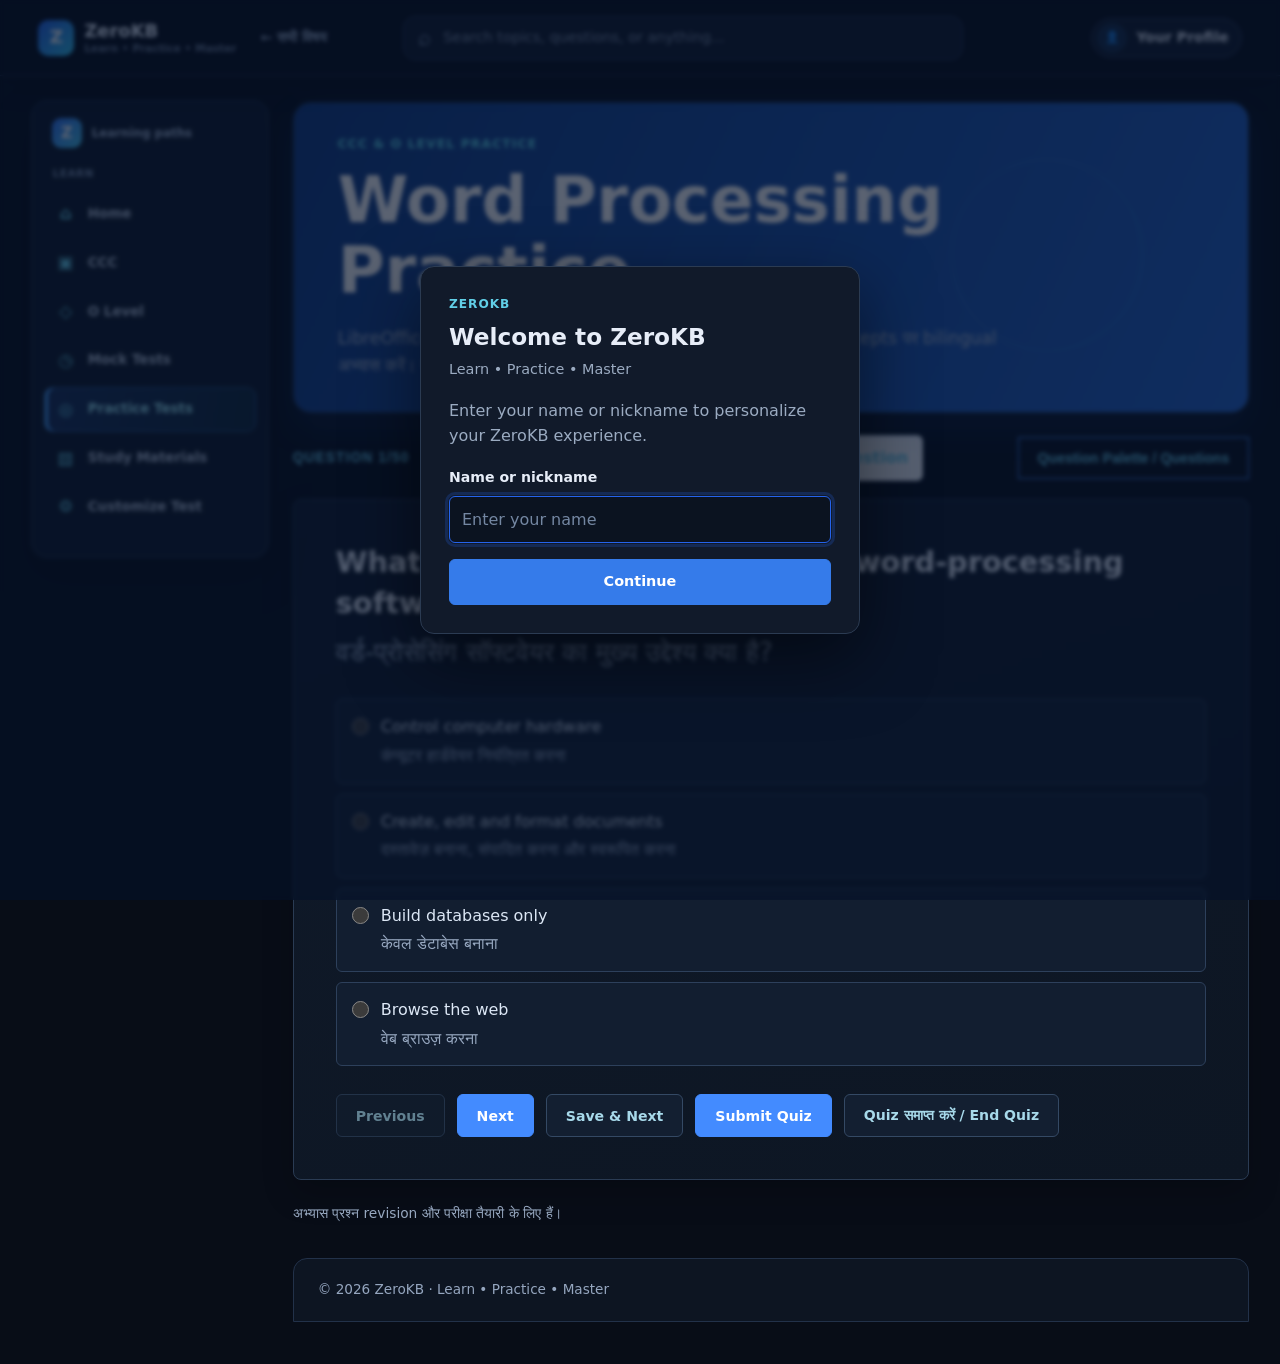
<file: practice-word-processing.html>
<!DOCTYPE html>
<html lang="hi">
<head>
    <meta charset="UTF-8">
    <meta name="viewport" content="width=device-width, initial-scale=1.0">
    <meta name="description" content="LibreOffice Writer और Word Processing के bilingual CCC तथा O Level practice questions।">
    <title>ZeroKB | Word Processing Practice</title>
    <style>
        :root {
            --ink: #172a3a;
            --muted: #5c6d79;
            --paper: #f5f1e8;
            --white: #fffdf8;
            --teal: #087f8c;
            --teal-dark: #075e68;
            --yellow: #f2c14e;
            --line: #d9d6cc;
            --success: #247a58;
            --error: #b84c3d;
            --shadow: 0 18px 45px rgba(23, 42, 58, 0.12);
        }

        * { box-sizing: border-box; }
        body {
            margin: 0;
            color: var(--ink);
            background: var(--paper);
            font-family: Georgia, "Noto Serif Devanagari", serif;
            line-height: 1.6;
        }
        .topbar {
            display: flex;
            justify-content: space-between;
            align-items: center;
            max-width: 1180px;
            margin: auto;
            padding: 22px 28px;
        }
        .brand {
            color: var(--ink);
            font-size: 1.15rem;
            font-weight: 700;
            letter-spacing: .04em;
            text-decoration: none;
        }
        .brand span { color: var(--teal); }
        .back-link {
            color: var(--muted);
            font-family: Arial, sans-serif;
            font-size: .9rem;
            text-decoration: none;
        }
        .back-link:hover { color: var(--teal); }
        .intro {
            max-width: 1180px;
            margin: 18px auto 0;
            padding: 52px 8%;
            background: var(--teal);
            color: var(--white);
            box-shadow: var(--shadow);
        }
        .eyebrow {
            margin: 0 0 12px;
            color: var(--yellow);
            font-family: Arial, sans-serif;
            font-size: .76rem;
            font-weight: 700;
            letter-spacing: .14em;
            text-transform: uppercase;
        }
        h1 {
            max-width: 760px;
            margin: 0;
            font-size: clamp(2.2rem, 5vw, 4.2rem);
            line-height: 1.08;
        }
        .intro p:last-child {
            max-width: 700px;
            margin: 20px 0 0;
            color: #d7f0ed;
            font-size: 1.08rem;
        }
        main { max-width: 900px; margin: auto; padding: 64px 28px 72px; }
        .practice-header {
            display: flex;
            justify-content: space-between;
            align-items: center;
            gap: 20px;
            margin-bottom: 18px;
        }
        .question-number {
            color: var(--teal-dark);
            font-family: Arial, sans-serif;
            font-size: .86rem;
            font-weight: 700;
            letter-spacing: .08em;
            text-transform: uppercase;
        }
        .score {
            padding: 8px 13px;
            border: 1px solid var(--line);
            background: var(--white);
            color: var(--teal-dark);
            font-family: Arial, sans-serif;
            font-size: .86rem;
            font-weight: 700;
        }
        .question-card {
            padding: clamp(24px, 5vw, 42px);
            border: 1px solid var(--line);
            border-top: 5px solid var(--yellow);
            background: var(--white);
            box-shadow: 0 10px 25px rgba(23, 42, 58, 0.06);
        }
        h2 { margin: 0 0 28px; font-size: clamp(1.25rem, 3vw, 1.8rem); line-height: 1.45; }
        .question-hindi { display: block; margin-top: 8px; color: var(--muted); font-size: .92em; font-weight: 400; }
        .options { display: grid; gap: 11px; }
        .option {
            display: flex;
            align-items: flex-start;
            gap: 12px;
            padding: 14px 15px;
            border: 1px solid var(--line);
            background: #fffefa;
            cursor: pointer;
            font-size: 1rem;
        }
        .option:hover { border-color: var(--teal); }
        .option input { flex: 0 0 17px; width: 17px; height: 17px; margin: 4px 0 0; accent-color: var(--teal); }
        .option:has(input:checked) { border-color: var(--teal); background: #edf7f5; }
        .option:has(input:disabled) { cursor: default; }
        .option-copy { display: grid; gap: 3px; }
        .option-copy span:last-child { color: var(--muted); }
        .actions { display: flex; flex-wrap: wrap; gap: 12px; margin-top: 28px; }
        button {
            padding: 12px 19px;
            border: 1px solid var(--teal);
            background: var(--teal);
            color: var(--white);
            cursor: pointer;
            font-family: Arial, sans-serif;
            font-size: .88rem;
            font-weight: 700;
        }
        button:hover { background: var(--teal-dark); }
        button.secondary { background: transparent; color: var(--teal-dark); }
        button.secondary:hover:not(:disabled) { background: var(--teal); color: var(--white); }
        button:disabled { cursor: default; opacity: .55; }
        button.secondary:disabled { background: transparent; color: var(--teal-dark); }
        .notice { margin: 22px 0 0; color: var(--muted); font-size: .86rem; }
        .result-card h2 { margin-bottom: 18px; }
        .result-score { margin: 8px 0 24px; color: var(--teal-dark); font-family: Arial, sans-serif; font-size: 2.4rem; font-weight: 700; }
        .result-stats { display: grid; grid-template-columns: repeat(3, 1fr); gap: 10px; }
        .result-stats div { padding: 14px; border: 1px solid var(--line); background: #fffefa; }
        .result-stats strong, .result-stats span { display: block; }
        .result-stats strong { color: var(--teal-dark); font-family: Arial, sans-serif; font-size: 1.25rem; }
        .result-stats span { color: var(--muted); font-size: .88rem; }
        .review-item { margin-top: 14px; padding: 18px; border: 1px solid var(--line); background: #fffefa; }
        .review-item h3 { margin: 0 0 10px; font-size: 1.05rem; }
        .review-item p { margin: 6px 0; color: var(--muted); }
        footer {
            padding: 24px 28px;
            background: var(--ink);
            color: #c3d0d1;
            font-family: Arial, sans-serif;
            font-size: .85rem;
            text-align: center;
        }
        @media (max-width: 600px) {
            .topbar { padding: 18px 20px; }
            .back-link { font-size: .78rem; }
            .intro { margin-top: 0; padding: 52px 24px; }
            main { padding: 48px 20px 60px; }
            .practice-header { align-items: flex-start; flex-direction: column; gap: 10px; }
            .question-card { padding: 24px 18px; }
            .actions button { flex: 1 1 100%; }
            .result-stats { grid-template-columns: repeat(2, 1fr); }
        }
    </style>
    <link rel="stylesheet" href="zerokb.css">
    <link rel="stylesheet" href="zerokb-user.css">
</head>
<body>
    <header class="topbar">
        <a class="brand" href="ccc.html">ZeroKB</a>
        <a class="back-link" href="ccc.html">← सभी विषय</a>
    </header>

    <section class="intro">
        <p class="eyebrow">CCC &amp; O Level practice</p>
        <h1>Word Processing Practice</h1>
        <p>LibreOffice Writer और word processing के exam-oriented concepts पर bilingual अभ्यास करें। प्रश्न इस वेबसाइट के लिए original wording में तैयार किए गए हैं।</p>
    </section>

    <main>
        <div class="practice-header" id="practice-header">
            <span class="question-number" id="question-number">Question 1/50</span>
            <span class="score" id="attempt-count">Attempted: 0 / 50</span>
        </div>
        <section class="question-card" id="question-card" aria-live="polite">
            <h2 id="question-text"></h2>
            <div class="options" id="options"></div>
            <div class="actions">
                <button class="secondary" id="previous-button" type="button">Previous</button>
                <button id="next-button" type="button">Next</button>
                <button class="secondary" id="save-next-button" type="button">Save &amp; Next</button>
                <button id="submit-button" type="button">Submit Quiz</button>
                <button class="secondary" id="finish-button" type="button">Quiz समाप्त करें / End Quiz</button>
            </div>
        </section>
        <section class="question-card result-card" id="result-panel" aria-live="polite" hidden></section>
        <p class="notice">अभ्यास प्रश्न revision और परीक्षा तैयारी के लिए हैं।</p>
    </main>

    <footer>© 2026 ZeroKB · Learn • Practice • Master</footer>
    <script src="word-processing.js"></script>
    <script src="practice-review.js"></script>
    <script src="zerokb-practice-features.js"></script>
    <script>
        const questions = window.wordProcessingQuestions;
        let currentQuestion = 0;
        const answers = questions.map(function () { return null; });

        const questionNumber = document.getElementById("question-number");
        const attemptCount = document.getElementById("attempt-count");
        const questionText = document.getElementById("question-text");
        const optionsContainer = document.getElementById("options");
        const previousButton = document.getElementById("previous-button");
        const nextButton = document.getElementById("next-button");
        const saveNextButton = document.getElementById("save-next-button");
        const submitButton = document.getElementById("submit-button");
        const finishButton = document.getElementById("finish-button");
        const questionCard = document.getElementById("question-card");
        const resultPanel = document.getElementById("result-panel");
        const practiceHeader = document.getElementById("practice-header");

        function renderQuestion() {
            const item = questions[currentQuestion];
            questionNumber.textContent = "Question " + (currentQuestion + 1) + "/" + questions.length;
            attemptCount.textContent = "Attempted: " + answers.filter(function (answer) { return answer !== null; }).length + " / " + questions.length;
            questionText.replaceChildren();
            const english = document.createElement("span");
            english.textContent = item.question;
            const hindi = document.createElement("span");
            hindi.className = "question-hindi";
            hindi.textContent = item.questionHindi;
            questionText.append(english, hindi);
            optionsContainer.replaceChildren();

            item.options.forEach(function (option, index) {
                const label = document.createElement("label");
                label.className = "option";
                const radio = document.createElement("input");
                radio.type = "radio";
                radio.name = "answer";
                radio.value = index;
                radio.checked = answers[currentQuestion] === index;
                radio.addEventListener("change", function () {
                    answers[currentQuestion] = index;
                    attemptCount.textContent = "Attempted: " + answers.filter(function (answer) { return answer !== null; }).length + " / " + questions.length;
                });
                const copy = document.createElement("span");
                copy.className = "option-copy";
                const optionEnglish = document.createElement("span");
                optionEnglish.textContent = option.en;
                const optionHindi = document.createElement("span");
                optionHindi.textContent = option.hi;
                copy.append(optionEnglish, optionHindi);
                label.append(radio, copy);
                optionsContainer.appendChild(label);
            });

            previousButton.disabled = currentQuestion === 0;
            nextButton.disabled = currentQuestion === questions.length - 1;
        }

        function formatAnswer(item, answer) {
            if (answer === null) return "Unattempted / प्रयास नहीं किया";
            return String.fromCharCode(65 + answer) + ". " + item.options[answer].en + " / " + item.options[answer].hi;
        }

        function showResult() {
            ZeroKBPracticeFeatures.recordSubmission("word-processing", questions, answers, "correctAnswer");
            const total = questions.length;
            const attempted = answers.filter(function (answer) { return answer !== null; }).length;
            const correct = answers.filter(function (answer, index) { return answer === questions[index].correctAnswer; }).length;
            const wrong = attempted - correct;
            const unattempted = total - attempted;
            const accuracy = attempted ? Math.round((correct / attempted) * 100) : 0;

            practiceHeader.hidden = true;
            questionCard.hidden = true;
            resultPanel.hidden = false;
            resultPanel.replaceChildren();
            const title = document.createElement("h2");
            title.textContent = "Quiz Result / अभ्यास परिणाम";
            const score = document.createElement("p");
            score.className = "result-score";
            score.textContent = "Score: " + correct + " / " + total;
            const stats = document.createElement("div");
            stats.className = "result-stats";
            [["Total Questions", total], ["Attempted", attempted], ["Unattempted", unattempted], ["Correct", correct], ["Wrong", wrong], ["Score", correct + " / " + total], ["Accuracy", accuracy + "%"]].forEach(function (stat) {
                const item = document.createElement("div");
                const value = document.createElement("strong");
                value.textContent = stat[1];
                const label = document.createElement("span");
                label.textContent = stat[0];
                item.append(value, label);
                stats.appendChild(item);
            });

            const reviewButton = document.createElement("button");
            reviewButton.type = "button";
            reviewButton.textContent = "उत्तर जाँचें / Review Answers";
            const reviewList = document.createElement("div");
            reviewList.hidden = true;
            questions.forEach(function (item, index) {
                const reviewItem = document.createElement("article");
                reviewItem.className = "review-item";
                const question = document.createElement("h3");
                question.textContent = (index + 1) + ". " + item.question + " / " + item.questionHindi;
                const selected = document.createElement("p");
                selected.textContent = "User Selected Answer / आपका चुना उत्तर: " + formatAnswer(item, answers[index]);
                const correctAnswer = document.createElement("p");
                correctAnswer.textContent = "Correct Answer / सही उत्तर: " + formatAnswer(item, item.correctAnswer);
                const explanation = document.createElement("p");
                explanation.textContent = "Explanation / व्याख्या: " + item.explanation;
                reviewItem.append(question, selected, correctAnswer, explanation);
                reviewList.appendChild(reviewItem);
            });
            reviewButton.addEventListener("click", function () {
                reviewList.hidden = !reviewList.hidden;
                reviewButton.textContent = reviewList.hidden ? "उत्तर जाँचें / Review Answers" : "Review छिपाएँ / Hide Review";
            });
            const actions = document.createElement("div");
            actions.className = "actions";
            actions.appendChild(reviewButton);
            const categoryReview = ZeroKBQuestionReview.attach(stats, questions, answers, "correctAnswer");
            resultPanel.append(title, score, stats, categoryReview, actions, reviewList);
        }

        previousButton.addEventListener("click", function () {
            if (currentQuestion > 0) currentQuestion--;
            renderQuestion();
        });
        nextButton.addEventListener("click", function () {
            if (currentQuestion < questions.length - 1) currentQuestion++;
            renderQuestion();
        });
        saveNextButton.addEventListener("click", function () {
            if (currentQuestion < questions.length - 1) currentQuestion++;
            renderQuestion();
        });
        submitButton.addEventListener("click", showResult);
        finishButton.addEventListener("click", function () {
            if (window.confirm("क्या आप अभी quiz समाप्त करके partial result देखना चाहते हैं?")) showResult();
        });

        ZeroKBPracticeFeatures.attach({ subjectId: "word-processing", questions: questions, header: practiceHeader, questionCard: questionCard, getCurrentQuestion: function () { return currentQuestion; } });
        ZeroKBQuestionReview.attachPalette(practiceHeader, questionCard, questions, answers, function () {
            return currentQuestion;
        }, function (index) {
            currentQuestion = index;
            renderQuestion();
        });
        renderQuestion();
    </script>
    <script src="zerokb-profile.js"></script>
    <script src="zerokb-user.js"></script>
    <script src="zerokb-shell.js"></script>
</body>
</html>
</file>
<file: zerokb.css>
.zkb-notification-control { position: relative; flex: 0 0 auto; }
.zkb-notification-button { display: grid; width: 40px; height: 40px; place-items: center; border: 1px solid #e0e8f2; border-radius: 50%; background: #111a2a; color: #425a79; cursor: pointer; font: inherit; font-size: 1.1rem; }
.zkb-notification-button:hover, .zkb-notification-button[aria-expanded="true"] { border-color: #b8cff5; background: #f0f6ff; color: #2563eb; }
.zkb-notification-panel { position: absolute; top: calc(100% + 8px); right: 0; z-index: 100; width: min(270px, calc(100vw - 28px)); padding: 15px; border: 1px solid #dce5f1; border-radius: 11px; background: #fff; box-shadow: 0 14px 34px rgba(16, 42, 83, .16); }
.zkb-notification-panel[hidden] { display: none; }
.zkb-notification-panel strong { color: #e7edf8; font-size: .9rem; }
.zkb-notification-panel p { margin: 8px 0 0; color: #97a8c0; font-size: .8rem; }
:root {
    color-scheme: dark;
    --ink: #e7edf8;
    --muted: #97a8c0;
    --paper: #080d17;
    --white: #111a2a;
    --teal: #438bff;
    --teal-dark: #67c9e8;
    --yellow: #46d4e8;
    --coral: #b38aff;
    --line: #26364d;
    --success: #4fd39b;
    --error: #ff7888;
    --shadow: 0 20px 48px rgba(0, 0, 0, .3);
}

* { box-sizing: border-box; }
html { scroll-behavior: smooth; }
body {
    margin: 0;
    color: var(--ink);
    background: var(--paper);
    font-family: "Segoe UI", Aptos, system-ui, sans-serif;
}

.topbar {
    max-width: 1240px;
    min-height: 82px;
    padding: 14px 28px;
}
.brand {
    display: grid;
    grid-template-columns: 36px auto;
    grid-template-rows: auto auto;
    column-gap: 10px;
    align-items: center;
    color: var(--ink);
    font-family: "Segoe UI", Aptos, system-ui, sans-serif;
    font-size: 1.12rem;
    font-weight: 800;
    letter-spacing: 0;
    line-height: 1.1;
}
.brand::before {
    display: grid;
    width: 36px;
    height: 36px;
    grid-column: 1;
    grid-row: 1 / 3;
    place-items: center;
    border-radius: 10px;
    background: linear-gradient(135deg, #2563eb, #35c4e8);
    color: #ffffff;
    content: "Z";
    font-size: 1.15rem;
    font-weight: 900;
}
.brand::after {
    grid-column: 2;
    color: #71819a;
    content: "Learn • Practice • Master";
    font-size: .64rem;
    font-weight: 600;
    letter-spacing: .02em;
    line-height: 1.2;
}
.brand span { color: var(--teal); }

nav { align-items: center; gap: 20px; }
nav a,
.back-link {
    color: var(--muted);
    font-family: "Segoe UI", Aptos, system-ui, sans-serif;
    font-size: .88rem;
    font-weight: 600;
    text-decoration: none;
    transition: color .18s ease, background-color .18s ease;
}
nav a:hover,
.back-link:hover { color: var(--teal); }

.hero,
.intro {
    max-width: 1240px;
    margin: 20px auto 0;
    padding: clamp(42px, 7vw, 82px) clamp(24px, 8%, 96px);
    overflow: hidden;
    border-radius: 20px;
    background: linear-gradient(116deg, #0b1834 0%, #102c60 68%, #174b9c 100%);
    color: #ffffff;
    box-shadow: 0 24px 52px rgba(13, 31, 66, .18);
}
.hero::after {
    right: -76px;
    bottom: -184px;
    width: 420px;
    height: 420px;
    border: 1px solid rgba(80, 207, 240, .32);
}
.hero::before,
.intro::after {
    position: absolute;
    right: 11%;
    top: 18%;
    width: 190px;
    height: 190px;
    border: 1px solid rgba(73, 194, 232, .22);
    border-radius: 50%;
    content: "";
    pointer-events: none;
}
.intro { position: relative; }
.eyebrow {
    color: #64d7f2;
    font-family: "Segoe UI", Aptos, system-ui, sans-serif;
    letter-spacing: .1em;
}
h1 {
    position: relative;
    z-index: 1;
    color: #ffffff;
    font-family: "Segoe UI", Aptos, system-ui, sans-serif;
    letter-spacing: 0;
    line-height: 1.08;
}
.hero p,
.intro p,
.intro p:last-child {
    position: relative;
    z-index: 1;
    color: #d7e7ff;
    font-family: "Segoe UI", Aptos, system-ui, sans-serif;
}
.hero .eyebrow,
.intro .eyebrow { color: #64d7f2; }

main { max-width: 1240px; }
.section-heading { align-items: center; }
h2, h3 { font-family: "Segoe UI", Aptos, system-ui, sans-serif; letter-spacing: 0; }
h2 { color: var(--ink); }
.section-heading p { color: var(--muted); }
.track,
.course-card,
.topic-card,
.study-card,
.question-card,
.result-card {
    border: 1px solid var(--line);
    border-radius: 8px;
    background: var(--white);
    box-shadow: 0 12px 30px rgba(19, 43, 83, .07);
}
.track:nth-child(1),
.course-card:nth-child(1),
.topic-card,
.study-card { border-top-color: var(--teal); }
.track:nth-child(2),
.course-card:nth-child(2),
.topic-card:nth-child(even),
.study-card:nth-child(even) { border-top-color: var(--yellow); }
.track-label,
.topic-number,
.study-number { color: var(--teal); }
.track p,
.course-card ul,
.study-card p { color: var(--muted); }
.track a,
.course-button,
.practice-button,
.study-button,
.actions button,
.button {
    border-radius: 6px;
    font-family: "Segoe UI", Aptos, system-ui, sans-serif;
    transition: transform .18s ease, background-color .18s ease, box-shadow .18s ease;
}
.track a { color: var(--teal-dark); }
.course-button,
.actions button:not(.secondary),
.study-button:not(.secondary),
.button {
    border-color: var(--teal);
    background: var(--teal);
    color: #ffffff;
}
.course-button:hover,
.actions button:not(:disabled):not(.secondary):hover,
.study-button:not(:disabled):hover,
.button:hover {
    border-color: var(--teal-dark);
    background: var(--teal-dark);
    color: #ffffff;
    box-shadow: 0 8px 18px rgba(37, 99, 235, .2);
    transform: translateY(-1px);
}
.button { text-decoration: none; }
.course-button { cursor: pointer; }
.practice-button,
.actions button.secondary,
.study-button.secondary {
    border-color: #bfcee5;
    background: #f7faff;
    color: var(--teal-dark);
}
.practice-button:hover,
.actions button.secondary:hover:not(:disabled),
.study-button.secondary:hover:not(:disabled) {
    border-color: var(--teal);
    background: #eaf2ff;
    color: var(--teal-dark);
}
.study-card { border-radius: 8px; }
.study-button:disabled { opacity: .48; }
.coming-soon {
    border-color: #b8e9f4;
    background: #eafaff;
    color: #087995;
}

.topics .topic {
    border: 1px solid #203d6c;
    border-radius: 8px;
    background: #102344;
}
.topics .topic strong { color: #5bd1ef; }
.topics .topic span { color: #d0dcef; }
.quote { color: var(--teal-dark); }
footer {
    background: #0b1834;
    color: #c5d3e8;
    font-family: "Segoe UI", Aptos, system-ui, sans-serif;
}

.practice-header { gap: 14px; }
.question-palette { position: relative; z-index: 5; }
.question-palette-toggle { min-height: 42px; }
.question-palette-panel {
    position: absolute;
    top: calc(100% + 8px);
    right: 0;
    width: min(440px, calc(100vw - 32px));
    max-height: min(72vh, 560px);
    padding: 16px;
    overflow-y: auto;
    border: 1px solid var(--line);
    border-radius: 8px;
    background: var(--white);
    box-shadow: var(--shadow);
}
.question-palette-panel[hidden] { display: none; }
.question-palette-header { display: flex; align-items: center; justify-content: space-between; gap: 12px; margin-bottom: 12px; }
.question-palette-header h2 { margin: 0; font-size: 1.1rem; }
.question-palette-close { padding: 8px 12px; }
.question-palette-grid { display: grid; grid-template-columns: repeat(5, minmax(0, 1fr)); gap: 8px; }
.question-palette-number {
    display: grid;
    aspect-ratio: 1;
    min-width: 0;
    place-items: center;
    border: 1px solid #ddc044;
    border-radius: 6px;
    background: #fff3b0;
    color: var(--ink);
    cursor: pointer;
    font: inherit;
    font-weight: 700;
    transition: box-shadow .16s ease, transform .16s ease;
}
.question-palette-number.is-attempted { border-color: #21845b; background: #d8f2e4; color: #176342; }
.question-palette-number.is-current { outline: 3px solid var(--teal-dark); outline-offset: 2px; }
.question-palette-number:hover,
.question-palette-number:focus-visible { box-shadow: 0 4px 10px rgba(13, 27, 53, .18); transform: translateY(-1px); }
.question-palette-legend { display: flex; flex-wrap: wrap; gap: 10px 16px; margin-top: 14px; color: var(--muted); font-size: .84rem; }
.question-palette-legend span { display: inline-flex; align-items: center; gap: 6px; }
.question-palette-legend i { width: 12px; height: 12px; border: 1px solid #ddc044; border-radius: 3px; background: #fff3b0; }
.question-palette-legend i.is-attempted { border-color: #21845b; background: #d8f2e4; }
@media (max-width: 560px) {
    .question-palette { width: 100%; }
    .question-palette-toggle { width: 100%; }
    .question-palette-panel { right: auto; left: 0; }
    .question-palette-grid { gap: 6px; }
}
.question-number { color: var(--teal-dark); }
.score {
    border-color: #c9d8ed;
    border-radius: 999px;
    background: #ffffff;
    color: var(--teal-dark);
}
.question-card { border-top-color: var(--teal); }
.options { gap: 10px; }
.option {
    border-color: var(--line);
    border-radius: 6px;
    background: #fbfdff;
    transition: border-color .16s ease, background-color .16s ease;
}
.option:hover { border-color: #72a3f7; background: #f4f8ff; }
.option input { accent-color: var(--teal); }
.option:has(input:checked) { border-color: var(--teal); background: #edf4ff; }
.feedback { border-left-color: var(--teal); background: #edf6ff; }
.feedback.correct { border-left-color: var(--success); background: #eef9f3; }
.feedback.incorrect { border-left-color: var(--error); background: #fff1f2; }
.result-score,
.result-stats strong { color: var(--teal-dark); }
.result-stats div,
.review-item {
    border-color: var(--line);
    border-radius: 6px;
    background: #fbfdff;
}
.result-stats .result-category {
    display: block;
    width: 100%;
    min-width: 0;
    padding: 14px;
    border: 1px solid var(--line);
    background: #fbfdff;
    color: inherit;
    cursor: pointer;
    font: inherit;
    text-align: left;
    transition: border-color .16s ease, background-color .16s ease, box-shadow .16s ease, transform .16s ease;
}
.result-stats .result-category:hover,
.result-stats .result-category:focus-visible {
    border-color: var(--teal);
    background: #edf6ff;
    box-shadow: 0 5px 14px rgba(37, 99, 235, .12);
    outline: none;
    transform: translateY(-1px);
}
.category-review { margin-top: 18px; scroll-margin-top: 20px; }
.category-review-title { margin: 0 0 12px; }
.category-review-back { margin-bottom: 8px; }
.category-review-item { margin-top: 14px; padding: 18px; }
.category-review-item h3 { white-space: pre-line; }
.review-question-hindi { margin-top: -4px; }
.review-options { display: grid; gap: 7px; margin: 12px 0; padding: 0; list-style: none; }
.review-option { padding: 9px 11px; border: 1px solid var(--line); border-radius: 5px; overflow-wrap: anywhere; }
.review-option.is-correct { border-color: var(--success); background: #eef9f3; color: #176342; font-weight: 700; }
.review-option.is-selected:not(.is-correct) { border-color: var(--error); background: #fff1f2; color: #9f2733; }
.review-correct-answer { color: var(--success) !important; font-weight: 700; }
.category-review-empty { padding: 14px; border: 1px solid var(--line); border-radius: 6px; background: #fbfdff; }
.notice { color: var(--muted); }

.practice-feature-links { display: flex; flex-wrap: wrap; gap: 8px 16px; }
.practice-feature-links a[aria-current="page"] { color: var(--teal-dark); font-weight: 800; }
.bookmark-toggle { min-height: 42px; padding: 9px 14px; border: 1px solid #bfcee5; border-radius: 6px; background: #f7faff; color: var(--teal-dark); cursor: pointer; font: inherit; font-weight: 700; }
.bookmark-toggle[aria-pressed="true"] { border-color: var(--success); background: #eef9f3; color: #176342; }
.question-library { padding-top: 42px; padding-bottom: 64px; }
.question-library-toolbar { display: flex; flex-wrap: wrap; align-items: center; gap: 12px 18px; margin-bottom: 20px; }
.question-count { margin: 0 auto 0 0; color: var(--ink); font-weight: 800; }
.question-library-toolbar label { display: flex; align-items: center; gap: 10px; color: var(--muted); font-weight: 700; }
.question-library-toolbar select { min-height: 44px; max-width: 100%; padding: 8px 32px 8px 12px; border: 1px solid var(--line); border-radius: 6px; background: #ffffff; color: var(--ink); font: inherit; }
.question-library-toolbar button { min-height: 44px; padding: 9px 14px; border: 1px solid #bfcee5; border-radius: 6px; background: #f7faff; color: var(--teal-dark); cursor: pointer; font: inherit; font-weight: 700; }
.question-library-toolbar button[hidden] { display: none; }
.saved-question-list { display: grid; gap: 14px; }
.saved-question-card { padding: 20px; border: 1px solid var(--line); border-top: 3px solid var(--teal); border-radius: 8px; background: #ffffff; box-shadow: 0 8px 22px rgba(19, 43, 83, .06); overflow-wrap: anywhere; }
.saved-question-card h2 { margin: 0 0 6px; font-size: 1.08rem; }
.saved-question-card p { line-height: 1.55; }
.saved-question-subject { margin: 0 0 14px; color: var(--muted); font-size: .86rem; font-weight: 700; }
.saved-question-hindi { color: var(--muted); }
.saved-question-card > button,
.practice-question-dialog .actions button { min-height: 44px; padding: 9px 15px; border: 1px solid var(--teal); border-radius: 6px; background: var(--teal); color: #ffffff; cursor: pointer; font: inherit; font-weight: 700; }
.saved-empty { margin: 0; padding: 24px 0 0; font-size: 1.1rem; font-weight: 800; }
.saved-empty-hint { margin-top: 6px; color: var(--muted); }
.mistake-count { color: var(--error); font-weight: 800; }
.saved-question-options { display: grid; gap: 7px; margin: 14px 0; padding: 0; list-style: none; }
.saved-question-options li { padding: 9px 11px; border: 1px solid var(--line); border-radius: 5px; }
.saved-question-options li.is-correct { border-color: var(--success); background: #eef9f3; color: #176342; font-weight: 700; }
.practice-question-dialog { width: min(94vw, 760px); max-width: 760px; max-height: calc(100dvh - 28px); padding: 24px; overflow: auto; border: 1px solid var(--line); border-radius: 8px; background: #ffffff; color: var(--ink); }
.practice-question-dialog::backdrop { background: rgba(5, 17, 40, .66); }
.practice-question-dialog h2 { margin-top: 0; font-size: 1.2rem; }
.practice-question-dialog .actions { display: flex; flex-wrap: wrap; gap: 10px; margin-top: 18px; }
.practice-question-dialog .actions button.secondary { border-color: #bfcee5; background: #f7faff; color: var(--teal-dark); }
.saved-practice-area { margin-top: 18px; padding-top: 14px; border-top: 1px solid var(--line); }
.saved-practice-options { display: grid; gap: 8px; }
.saved-practice-area > button { min-height: 44px; margin-top: 12px; padding: 9px 15px; border: 1px solid var(--teal); border-radius: 6px; background: var(--teal); color: white; cursor: pointer; font: inherit; font-weight: 700; }
.saved-practice-feedback { min-height: 1.5em; font-weight: 700; }
@media (max-width: 640px) {
    .topbar { flex-wrap: wrap; gap: 12px; }
    .practice-feature-links { order: 3; width: 100%; justify-content: flex-start; }
    .practice-feature-links a { padding: 8px 0; }
    .question-library { padding-top: 28px; }
    .question-library-toolbar { align-items: stretch; }
    .question-count { flex: 1 0 100%; }
    .question-library-toolbar label { flex: 1 1 100%; justify-content: space-between; }
    .question-library-toolbar select { flex: 1; }
    .question-library-toolbar button { width: 100%; }
    .saved-question-card { padding: 16px; }
    .saved-question-card > button { width: 100%; }
    .practice-question-dialog { padding: 18px; }
    .practice-question-dialog .actions { flex-direction: column; }
    .practice-question-dialog .actions button { width: 100%; }
}

.header-tools { display: flex; align-items: center; gap: 12px; }
.search-mark {
    display: grid;
    width: 36px;
    height: 36px;
    place-items: center;
    border: 1px solid var(--line);
    border-radius: 50%;
    color: var(--teal-dark);
    font-size: 1.35rem;
}
.student-chip {
    display: inline-flex;
    align-items: center;
    gap: 8px;
    color: var(--ink);
    font-size: .84rem;
    font-weight: 700;
}
.student-avatar {
    display: grid;
    width: 34px;
    height: 34px;
    place-items: center;
    border-radius: 50%;
    background: #dff6fc;
    color: #087995;
    font-size: .8rem;
}
.hero-actions { display: flex; flex-wrap: wrap; gap: 12px; }
.hero .button-secondary {
    border-color: rgba(255, 255, 255, .4);
    background: rgba(255, 255, 255, .08);
    color: #ffffff;
}
.hero .button-secondary:hover { background: rgba(255, 255, 255, .16); }
.feature-section { margin: 62px 0 0; }
.feature-grid { display: grid; grid-template-columns: repeat(3, 1fr); gap: 18px; }
.feature-card {
    display: flex;
    min-height: 190px;
    flex-direction: column;
    align-items: flex-start;
    padding: 24px;
    border: 1px solid var(--line);
    border-radius: 8px;
    background: #ffffff;
    box-shadow: 0 12px 30px rgba(19, 43, 83, .07);
    text-decoration: none;
    transition: transform .18s ease, box-shadow .18s ease;
}
.feature-card:hover { box-shadow: 0 18px 36px rgba(19, 43, 83, .12); transform: translateY(-3px); }
.feature-icon { margin-bottom: 14px; font-size: 1.55rem; }
.feature-card strong { color: var(--ink); font-size: 1.2rem; }
.feature-card span:last-child { margin-top: 5px; color: var(--muted); font-size: .9rem; }
.feature-card .feature-status {
    margin-top: auto;
    padding-top: 14px;
    color: #087995;
    font-size: .75rem;
    font-weight: 700;
}

.profile-dialog {
    width: min(92vw, 820px);
    max-width: 820px;
    max-height: calc(100dvh - 32px);
    padding: 0;
    overflow: auto;
    border: 0;
    border-radius: 18px;
    background: transparent;
    color: var(--ink);
}
.profile-dialog::backdrop { background: rgba(5, 17, 40, .68); backdrop-filter: blur(3px); }
.profile-dialog-card {
    padding: 28px;
    border: 1px solid #dce7f5;
    border-radius: 18px;
    background: #ffffff;
    box-shadow: 0 28px 80px rgba(5, 17, 40, .28);
    text-align: center;
}
.profile-dialog-header { display: flex; align-items: center; justify-content: space-between; gap: 12px; }
.profile-brand-lockup { display: flex; align-items: center; gap: 10px; text-align: left; }
.profile-brand-mark {
    display: grid;
    width: 40px;
    height: 40px;
    place-items: center;
    border-radius: 11px;
    background: linear-gradient(135deg, #2563eb, #35c4e8);
    color: #ffffff;
    font-size: 1.2rem;
    font-weight: 900;
}
.profile-brand-copy { display: grid; gap: 3px; }
.profile-brand-copy strong { color: var(--ink); font-size: 1rem; }
.profile-brand-copy > span { color: var(--muted); font-size: .68rem; }
.profile-icon-close {
    display: grid;
    width: 36px;
    height: 36px;
    flex: 0 0 36px;
    place-items: center;
    padding: 0;
    border: 1px solid var(--line);
    border-radius: 50%;
    background: #f5f8fc;
    color: var(--muted);
    cursor: pointer;
    font-size: 1.45rem;
    line-height: 1;
}
.profile-dialog h2 { margin: 20px 0 0; font-size: 1.5rem; }
.profile-subtitle { margin: 5px 0 22px; color: var(--muted); font-size: .92rem; }
.profile-grid { display: grid; grid-template-columns: repeat(2, minmax(0, 1fr)); gap: 16px; }
.profile-person-card {
    padding: 20px 16px 18px;
    border: 1px solid #dce7f5;
    border-radius: 12px;
    background: #ffffff;
    box-shadow: 0 8px 22px rgba(19, 43, 83, .08);
}
.profile-person-label { margin: 0 0 14px; color: var(--teal-dark); font-size: .9rem; font-weight: 800; }
.profile-photo {
    display: block;
    width: 140px;
    height: 140px;
    margin: 0 auto;
    border: 3px solid #e3edf8;
    border-radius: 50%;
    object-fit: cover;
}
.profile-founder-name { margin: 14px 0 8px; color: var(--ink); font-size: 1rem; font-weight: 750; }
.profile-role {
    display: inline-block;
    padding: 4px 12px;
    border: 1px solid #c7eefa;
    border-radius: 999px;
    background: #eafaff;
    color: #087995;
    font-size: .8rem;
    font-weight: 700;
}
.profile-person-card .profile-role { margin: 0; }
.profile-founder-caption { margin: 12px 0 0; color: var(--muted); font-size: .92rem; }
.profile-dialog-actions { display: grid; gap: 10px; margin-top: 26px; }
.profile-close-button {
    min-height: 44px;
    border: 1px solid var(--teal);
    border-radius: 7px;
    background: var(--teal);
    color: #ffffff;
    cursor: pointer;
    font: inherit;
    font-weight: 700;
}
.profile-close-button:hover { background: var(--teal-dark); }
.profile-return-link { color: var(--muted); font-size: .82rem; text-decoration: none; }
.profile-return-link:hover { color: var(--teal-dark); text-decoration: underline; }

:focus-visible { outline: 3px solid #55cbea; outline-offset: 3px; }

@media (max-width: 900px) {
    .topbar { flex-wrap: wrap; gap: 12px 20px; }
    .topbar nav { order: 3; flex-basis: 100%; justify-content: space-between; gap: 14px; }
    .feature-grid { grid-template-columns: repeat(2, 1fr); }
}

@media (max-width: 700px) {
    .topbar { padding: 14px 20px; }
    .topbar nav { overflow-x: auto; justify-content: flex-start; gap: 20px; padding: 3px 0 7px; }
    .topbar nav a { flex: 0 0 auto; font-size: .8rem; }
    .header-tools { margin-left: auto; }
    .student-chip > span:last-child { display: none; }
    .hero,
    .intro { margin-top: 0; border-radius: 0 0 16px 16px; padding: 52px 24px; }
    .hero::before,
    .intro::after { right: -65px; top: 14%; width: 150px; height: 150px; }
    main { padding: 48px 20px 60px; }
    .tracks,
    .course-cards,
    .feature-grid { grid-template-columns: 1fr; }
    .feature-section { margin-top: 48px; }
    .feature-card { min-height: 168px; }
    .hero-actions .button { width: 100%; text-align: center; }
    .question-card { border-radius: 8px; }
    .profile-dialog-card { padding: 24px 20px; }
}

@media (max-width: 600px) {
    .profile-grid { grid-template-columns: 1fr; }
}

body.zkb-dashboard-active { min-height: 100vh; padding-bottom: 0; background: #f2f5fa; }
.zkb-dashboard-active .topbar { position: sticky; top: 0; z-index: 60; display: flex; width: 100%; max-width: none; min-height: 76px; align-items: center; gap: 24px; margin: 0; padding: 12px clamp(18px, 3vw, 44px); border-bottom: 1px solid #e3e9f2; background: rgba(255,255,255,.96); box-shadow: 0 4px 18px rgba(16, 42, 83, .05); backdrop-filter: blur(14px); }
.zkb-dashboard-active .topbar .brand { flex: 0 0 auto; }
.zkb-dashboard-active .topbar .header-tools { margin-left: 0; }
.zkb-dashboard-active .topbar .search-mark { display: none; }
.zkb-search { position: relative; display: flex; min-width: 160px; max-width: 560px; min-height: 44px; flex: 1 1 420px; align-items: center; gap: 10px; margin: 0 auto; padding: 0 14px; border: 1px solid #e0e8f2; border-radius: 12px; background: #f6f8fc; color: #64748b; }
.zkb-search-label { color: #63748d; font-size: 1.35rem; line-height: 1; }
.zkb-search input { width: 100%; min-width: 0; border: 0; outline: 0; background: transparent; color: #13294b; font: inherit; font-size: .9rem; }
.zkb-search input::placeholder { color: #8290a3; opacity: 1; }
.zkb-search:focus-within { border-color: #84aef6; outline: 3px solid rgba(37, 99, 235, .12); }
.zkb-search-results { position: absolute; top: calc(100% + 8px); left: 0; z-index: 100; width: 100%; max-height: min(60vh, 420px); overflow: auto; border: 1px solid #dce5f1; border-radius: 12px; background: #fff; box-shadow: 0 16px 38px rgba(16, 42, 83, .16); }
.zkb-search-results[hidden] { display: none; }
.zkb-search-result { display: grid; gap: 3px; padding: 11px 14px; border-bottom: 1px solid #edf1f6; color: #18365f; text-decoration: none; }
.zkb-search-result:last-child { border-bottom: 0; }
.zkb-search-result:hover, .zkb-search-result:focus-visible { background: #f0f6ff; outline: none; }
.zkb-search-result strong { font-size: .88rem; }
.zkb-search-result span, .zkb-search-empty { margin: 0; color: #708098; font-size: .78rem; }
.zkb-search-empty { padding: 12px 14px; }
.zkb-dashboard-layout { display: grid; grid-template-columns: 238px minmax(0, 1fr); gap: 24px; width: min(100%, 1680px); min-height: calc(100vh - 76px); margin: 0 auto; padding: 24px clamp(18px, 2.4vw, 38px) 42px; }
.zkb-dashboard-layout.has-info-column { grid-template-columns: 238px minmax(0, 1fr) 270px; }
.zkb-sidebar { position: sticky; top: 98px; align-self: start; max-height: calc(100dvh - 116px); overflow: auto; padding: 17px 12px 18px; border-radius: 16px; background: #10264c; color: #e8f0ff; box-shadow: 0 16px 34px rgba(13, 31, 66, .15); }
.zkb-sidebar-brand { display: flex; align-items: center; gap: 10px; margin: 0 8px 18px; color: #a9bad5; font-size: .74rem; font-weight: 700; }
.zkb-sidebar-mark { display: grid; width: 30px; height: 30px; place-items: center; border-radius: 9px; background: linear-gradient(135deg, #3475f6, #48c5e6); color: white; font-size: 1rem; font-weight: 900; }
.zkb-sidebar-nav { display: grid; gap: 8px; }
.zkb-sidebar-group { display: grid; gap: 4px; padding: 0 0 10px; }
.zkb-sidebar-group + .zkb-sidebar-group { padding-top: 10px; border-top: 1px solid rgba(219, 231, 255, .12); }
.zkb-sidebar-heading { margin: 0 9px 5px; color: #95a9c8; font-size: .63rem; font-weight: 800; letter-spacing: .08em; }
.zkb-sidebar-link { display: flex; width: 100%; min-height: 42px; align-items: center; gap: 11px; padding: 8px 10px; border: 1px solid transparent; border-radius: 9px; background: transparent; color: #d4dff0; cursor: pointer; font: inherit; font-size: .84rem; font-weight: 600; text-align: left; text-decoration: none; transition: background .16s ease, color .16s ease; }
.zkb-sidebar-link:hover, .zkb-sidebar-link:focus-visible { background: rgba(255,255,255,.08); color: #fff; outline: none; }
.zkb-sidebar-link[aria-current="page"] { background: #3475f6; color: #fff; box-shadow: 0 6px 16px rgba(30, 91, 214, .3); }
.zkb-sidebar-icon { display: grid; width: 22px; flex: 0 0 22px; place-items: center; color: #96c3ff; font-size: 1.05rem; }
.zkb-sidebar-link[aria-current="page"] .zkb-sidebar-icon { color: #fff; }
.zkb-sidebar-disabled { cursor: not-allowed; opacity: .55; }
.zkb-sidebar-disabled:hover { background: transparent; color: #d4dff0; }
.zkb-page-column { min-width: 0; padding-top: 2px; }
.zkb-page-column > .hero, .zkb-page-column > .intro { width: 100%; max-width: none; margin: 0 0 22px; border-radius: 18px; scroll-margin-top: 94px; }
.zkb-page-column > .hero { position: relative; min-height: 252px; padding: 38px clamp(28px, 4vw, 54px); overflow: hidden; background: linear-gradient(115deg, #123b82 0%, #2464ca 62%, #3f86e8 100%); box-shadow: 0 18px 40px rgba(29, 87, 177, .2); }
.zkb-page-column > .hero h1 { max-width: 640px; font-size: 3.3rem; line-height: 1.06; }
.zkb-page-column > .hero p { max-width: 640px; margin: 10px 0; font-size: .98rem; line-height: 1.45; }
.zkb-page-column > .hero .eyebrow { margin: 0 0 9px; color: #a8edff; font-size: .74rem; }
.zkb-page-column > .hero .hero-actions { margin-top: 17px; }
.zkb-page-column > .hero::before { position: absolute; top: 28px; right: 11%; width: 145px; height: 145px; border: 1px solid rgba(255,255,255,.25); border-radius: 26px; content: ""; transform: rotate(18deg); }
.zkb-page-column > .hero::after { position: absolute; right: 8%; bottom: -76px; width: 210px; height: 210px; border: 1px solid rgba(255,255,255,.24); border-radius: 50%; content: ""; }
.zkb-page-column > .hero > * { position: relative; z-index: 1; }
.zkb-page-column > main { width: 100%; max-width: none; margin: 0; padding: 0; }
.zkb-page-column > main > section, .zkb-page-column > main > .section-heading { scroll-margin-top: 96px; }
.zkb-dashboard-active .section-heading { margin-bottom: 18px; }
.zkb-dashboard-active .section-heading h2 { font-size: 1.5rem; }
.zkb-dashboard-active .feature-section { margin: 28px 0 42px; }
.zkb-dashboard-active .feature-grid { grid-template-columns: repeat(4, minmax(0, 1fr)); gap: 14px; }
.zkb-dashboard-active .feature-card { min-height: 174px; padding: 18px; border-radius: 14px; box-shadow: 0 8px 22px rgba(18, 44, 86, .06); }
.zkb-dashboard-active .feature-card:hover { transform: translateY(-2px); }
.zkb-dashboard-active .feature-icon { display: grid; width: 38px; height: 38px; place-items: center; border-radius: 11px; background: #e8f1ff; color: #2563eb; font-size: 1.2rem; }
.zkb-dashboard-active .feature-card:nth-child(2) .feature-icon { background: #e5f8f5; color: #15816f; }
.zkb-dashboard-active .feature-card:nth-child(3) .feature-icon { background: #fff4de; color: #a36e10; }
.zkb-dashboard-active .feature-card:nth-child(4) .feature-icon { background: #f0eaff; color: #6d55b3; }
.zkb-dashboard-active .feature-card strong { font-size: 1rem; }
.zkb-dashboard-active .feature-card span:not(.feature-icon) { font-size: .8rem; }
.zkb-dashboard-active .tracks, .zkb-dashboard-active .course-cards { gap: 14px; }
.zkb-dashboard-active .track, .zkb-dashboard-active .course-card, .zkb-dashboard-active .topic-card, .zkb-dashboard-active .study-card { border-radius: 14px; }
.zkb-dashboard-active .zkb-page-column > .intro { padding: 32px clamp(22px, 4vw, 44px); background: linear-gradient(115deg, #123b82, #2464ca); box-shadow: 0 16px 34px rgba(29, 87, 177, .15); }
.zkb-info-column { position: sticky; top: 98px; display: grid; align-self: start; align-content: start; gap: 14px; }
.zkb-info-card { padding: 18px; border: 1px solid #e1e8f1; border-radius: 14px; background: #fff; box-shadow: 0 9px 25px rgba(18, 44, 86, .05); }
.zkb-info-eyebrow { margin: 0 0 13px; color: #8290a3; font-size: .65rem; font-weight: 800; letter-spacing: .08em; }
.zkb-info-profile-head { display: flex; align-items: center; gap: 11px; }
.zkb-info-avatar { display: grid; width: 44px; height: 44px; flex: 0 0 44px; place-items: center; border-radius: 14px; background: #e7f0ff; color: #215fc2; font-size: .9rem; font-weight: 800; }
.zkb-info-profile-copy { display: grid; min-width: 0; gap: 4px; }
.zkb-info-profile-name { overflow: hidden; color: #142d53; font-size: .94rem; text-overflow: ellipsis; white-space: nowrap; }
.zkb-info-profile-status { color: #68809f; font-size: .73rem; }
.zkb-info-quote { margin: 16px 0 0; padding-top: 13px; border-top: 1px solid #eef2f7; color: #536a89; font-size: .84rem; line-height: 1.55; }
.zkb-info-stats { display: grid; grid-template-columns: repeat(2, minmax(0, 1fr)); gap: 8px; }
.zkb-info-stat { display: grid; gap: 2px; padding: 11px; border-radius: 10px; background: #f5f8fd; }
.zkb-info-stat strong { color: #1e4d99; font-size: 1.05rem; }
.zkb-info-stat span { color: #78879a; font-size: .7rem; }
.zkb-recent-activity > strong { color: #263c5e; font-size: .84rem; }
.zkb-recent-activity > p:last-child { margin: 7px 0 0; color: #78879a; font-size: .78rem; line-height: 1.5; }
.zkb-page-column > footer { display: flex; justify-content: space-between; gap: 18px; margin-top: 34px; padding: 20px 24px; border-radius: 14px 14px 0 0; text-align: left; }
.zkb-footer-copy, .zkb-footer-note { align-self: center; }
.zkb-footer-note { color: #d3def0; font-weight: 700; }
.zkb-more-dialog { position: fixed; inset: auto 0 0; width: 100%; max-width: none; max-height: min(84dvh, 680px); margin: 0; padding: 0; overflow: auto; border: 0; border-radius: 18px 18px 0 0; background: transparent; color: #142d53; }
.zkb-more-dialog::backdrop { background: rgba(8, 22, 46, .48); }
.zkb-more-panel { padding: 20px 20px calc(24px + env(safe-area-inset-bottom)); border: 1px solid #dce5f1; border-bottom: 0; border-radius: 18px 18px 0 0; background: #fff; box-shadow: 0 -12px 36px rgba(10, 30, 61, .18); }
.zkb-more-header { display: flex; align-items: center; justify-content: space-between; gap: 12px; }
.zkb-more-header h2 { margin: 0; font-size: 1.2rem; }
.zkb-more-close { width: 40px; height: 40px; border: 1px solid #e0e7f0; border-radius: 50%; background: #f6f8fc; color: #405875; cursor: pointer; font-size: 1.35rem; }
.zkb-more-links { display: grid; grid-template-columns: repeat(2, minmax(0, 1fr)); gap: 8px; margin-top: 15px; }
.zkb-more-link { display: flex; min-height: 46px; align-items: center; gap: 9px; padding: 9px 11px; border: 1px solid #e4eaf2; border-radius: 9px; background: #f9fbfe; color: #27466f; cursor: pointer; font: inherit; font-size: .82rem; font-weight: 650; text-decoration: none; }
.zkb-more-link:hover { border-color: #b8cff5; background: #eff5ff; }
.zkb-mobile-nav { display: none; }
.zkb-dashboard-active .profile-dialog { border-radius: 16px; }
.zkb-dashboard-active .profile-dialog-card, .zkb-dashboard-active .profile-person-card { border-radius: 14px; }
.zkb-dashboard-active .profile-person-card { border-color: #e2e9f2; box-shadow: 0 8px 22px rgba(19, 43, 83, .06); }
.zkb-dashboard-active :focus-visible { outline-color: #50b8ef; }
@media (max-width: 1199px) {
    .zkb-dashboard-layout, .zkb-dashboard-layout.has-info-column { grid-template-columns: 208px minmax(0, 1fr); gap: 18px; }
    .zkb-info-column { display: none; }
    .zkb-sidebar { padding-inline: 10px; }
    .zkb-dashboard-active .feature-grid { grid-template-columns: repeat(3, minmax(0, 1fr)); }
}
@media (max-width: 767px) {
    .zkb-dashboard-active { padding-bottom: calc(68px + env(safe-area-inset-bottom)); }
    .zkb-dashboard-active .topbar { min-height: 62px; gap: 10px; padding: 9px 14px; }
    .zkb-dashboard-active .topbar .brand { grid-template-columns: 32px auto; column-gap: 8px; font-size: 1rem; }
    .zkb-dashboard-active .topbar .brand::before { width: 32px; height: 32px; border-radius: 9px; }
    .zkb-dashboard-active .topbar .brand::after { font-size: .56rem; }
    .zkb-dashboard-active .topbar .back-link { display: none; }
    .zkb-dashboard-active .zkb-search { width: 38px; min-width: 38px; max-width: 38px; min-height: 38px; flex: 0 0 38px; justify-content: center; margin: 0 0 0 auto; padding: 0; border: 0; background: transparent; }
    .zkb-dashboard-active .zkb-search-label { display: grid; width: 38px; height: 38px; place-items: center; border: 1px solid #e0e8f2; border-radius: 50%; background: #f6f8fc; cursor: text; }
    .zkb-dashboard-active .zkb-search input { position: absolute; top: calc(100% + 10px); right: 0; display: none; width: min(290px, calc(100vw - 28px)); min-height: 44px; padding: 0 12px; border: 1px solid #e0e8f2; border-radius: 10px; background: #fff; box-shadow: 0 8px 24px rgba(16, 42, 83, .12); }
    .zkb-dashboard-active .zkb-search:focus-within { width: min(290px, calc(100vw - 28px)); max-width: min(290px, calc(100vw - 28px)); flex-basis: min(290px, calc(100vw - 28px)); justify-content: flex-start; }
    .zkb-dashboard-active .zkb-search:focus-within .zkb-search-label { display: none; }
    .zkb-dashboard-active .zkb-search:focus-within input { position: static; display: block; width: 100%; box-shadow: none; }
    .zkb-dashboard-active .zkb-search.is-open { width: min(290px, calc(100vw - 28px)); max-width: min(290px, calc(100vw - 28px)); flex-basis: min(290px, calc(100vw - 28px)); justify-content: flex-start; }
    .zkb-dashboard-active .zkb-search.is-open .zkb-search-label { display: none; }
    .zkb-dashboard-active .zkb-search.is-open input { position: static; display: block; width: 100%; box-shadow: none; }
    .zkb-dashboard-active .zkb-search-results { top: calc(100% + 6px); right: 0; left: auto; width: min(290px, calc(100vw - 28px)); }
    .zkb-dashboard-active .zkb-user-control { margin-left: 0; }
        .zkb-dashboard-active .zkb-notification-button { width: 38px; height: 38px; }
    .zkb-dashboard-active .zkb-user-button { max-width: 46px; min-height: 40px; justify-content: center; padding: 4px; }
    .zkb-dashboard-active .zkb-user-avatar { width: 30px; height: 30px; }
    .zkb-dashboard-active .zkb-user-button-name { display: none; }
    .zkb-dashboard-layout, .zkb-dashboard-layout.has-info-column { display: block; min-height: calc(100dvh - 62px); padding: 14px 14px 28px; }
    .zkb-sidebar, .zkb-info-column { display: none; }
    .zkb-page-column > .hero, .zkb-page-column > .intro { margin: 0 0 19px; border-radius: 16px; }
    .zkb-page-column > .hero { min-height: 0; padding: 20px 18px; }
    .zkb-page-column > .hero h1 { max-width: 420px; font-size: 2rem; }
    .zkb-page-column > .hero p { margin: 7px 0; font-size: .88rem; line-height: 1.35; }
    .zkb-page-column > .hero .hero-actions { gap: 8px; margin-top: 11px; }
    .zkb-page-column > .hero::before { top: 36px; right: -24px; width: 110px; height: 110px; }
    .zkb-page-column > .hero::after { right: -34px; bottom: -58px; width: 150px; height: 150px; }
    .zkb-page-column > .intro { padding: 26px 22px; }
    .zkb-page-column > main { padding: 0; }
    .zkb-dashboard-active .feature-grid { grid-template-columns: repeat(2, minmax(0, 1fr)); gap: 10px; }
    .zkb-dashboard-active .feature-card { min-height: 146px; padding: 14px; border-radius: 12px; }
    .zkb-dashboard-active .feature-icon { width: 32px; height: 32px; margin-bottom: 9px; font-size: 1rem; }
    .zkb-dashboard-active .feature-card strong { font-size: .91rem; }
    .zkb-dashboard-active .feature-card span:not(.feature-icon) { font-size: .74rem; }
    .zkb-dashboard-active .tracks, .zkb-dashboard-active .course-cards { grid-template-columns: 1fr; }
    .zkb-page-column > footer { flex-direction: column; gap: 6px; margin-top: 24px; padding: 18px; }
    .zkb-footer-note { font-size: .76rem; }
    .zkb-mobile-nav { position: fixed; right: 0; bottom: 0; left: 0; z-index: 80; display: grid; grid-template-columns: repeat(5, minmax(0, 1fr)); min-height: calc(62px + env(safe-area-inset-bottom)); padding: 5px 6px env(safe-area-inset-bottom); border-top: 1px solid #dfe7f1; background: rgba(255,255,255,.97); box-shadow: 0 -8px 22px rgba(15, 38, 75, .08); backdrop-filter: blur(12px); }
    .zkb-mobile-link { display: grid; min-width: 0; align-content: center; justify-items: center; gap: 3px; padding: 4px 2px; border: 0; border-radius: 9px; background: transparent; color: #728199; cursor: pointer; font: inherit; font-size: .63rem; font-weight: 650; text-decoration: none; }
    .zkb-mobile-link[aria-current="page"] { color: #2563eb; }
    .zkb-mobile-icon { font-size: 1.05rem; line-height: 1; }
    .zkb-page-column > .main, .zkb-page-column .question-card { max-width: none; }
    .zkb-dashboard-active .practice-header { gap: 8px; }
    .zkb-dashboard-active .question-card { padding: 18px 15px; border-radius: 14px; }
    .zkb-dashboard-active .option { min-height: 50px; padding: 12px; }
    .zkb-dashboard-active .actions { display: flex; flex-wrap: wrap; gap: 8px; }
    .zkb-dashboard-active .actions button { width: auto; min-height: 46px; flex: 1 1 calc(50% - 8px); }
    .zkb-dashboard-active .question-actions { gap: 8px; }
    .zkb-dashboard-active .question-actions > button, .zkb-dashboard-active .question-actions > .question-palette-wrap { min-height: 46px; flex: 1 1 calc(50% - 8px); }
    .zkb-dashboard-active .question-actions > .question-palette-wrap > button { width: 100%; min-height: 46px; }
    .zkb-dashboard-active .question-palette-panel { position: fixed; top: auto; right: 12px; bottom: calc(74px + env(safe-area-inset-bottom)); left: 12px; z-index: 90; width: auto; max-width: none; max-height: min(72dvh, 560px); padding: 16px; border-radius: 16px; box-shadow: 0 14px 42px rgba(5, 17, 40, .24); }
    .zkb-dashboard-active .result-stats { grid-template-columns: repeat(2, minmax(0, 1fr)); }
    .zkb-dashboard-active .profile-grid { grid-template-columns: 1fr; }
}
@media (max-width: 420px) {
    .zkb-dashboard-active .zkb-dashboard-layout { padding-inline: 10px; }
    .zkb-dashboard-active .topbar { gap: 7px; padding-inline: 10px; }
    .zkb-dashboard-active .zkb-user-button { max-width: 40px; min-height: 38px; }
    .zkb-dashboard-active .zkb-page-column > .hero { min-height: 210px; padding-inline: 18px; }
    .zkb-dashboard-active .feature-card { min-height: 138px; padding: 12px; }
    .zkb-more-links { grid-template-columns: 1fr; }
}

/* Dark dashboard theme and homepage components */
body.zkb-dashboard-active {
    background: #080d17;
    color: #e7edf8;
    overflow-x: clip;
}
.zkb-dashboard-active .topbar {
    border-color: #1e2b40;
    background: rgba(8, 13, 23, .94);
    box-shadow: 0 8px 28px rgba(0, 0, 0, .22);
}
.zkb-dashboard-active .brand { color: #edf4ff; }
.zkb-dashboard-active .brand span { color: #60cce7; }
.zkb-search {
    border-color: #26364d;
    background: #101827;
    color: #a8b7cd;
}
.zkb-search input { color: #edf4ff; }
.zkb-search input::placeholder { color: #8191a9; }
.zkb-search-label { color: #8ba2c2; }
.zkb-search-results, .zkb-more-panel {
    border-color: #26364d;
    background: #111a2a;
    box-shadow: 0 18px 42px rgba(0, 0, 0, .42);
}
.zkb-search-result { border-color: #26364d; color: #e2ebf9; }
.zkb-search-result:hover, .zkb-search-result:focus-visible { background: #17243a; }
.zkb-search-result span, .zkb-search-empty { color: #9babc1; }
.zkb-dashboard-layout { background: transparent; }
.zkb-sidebar {
    border: 1px solid #223149;
    background: #0e1726;
    box-shadow: 0 18px 40px rgba(0, 0, 0, .25);
}
.zkb-sidebar-heading { color: #7f93b1; }
.zkb-sidebar-link { color: #b7c4d8; }
.zkb-sidebar-link:hover, .zkb-sidebar-link:focus-visible { background: #18263b; color: #f4f8ff; }
.zkb-sidebar-link[aria-current="page"] {
    border-color: rgba(75, 151, 255, .35);
    background: linear-gradient(100deg, rgba(53, 111, 220, .28), rgba(25, 106, 137, .18));
    color: #9de9f5;
    box-shadow: inset 3px 0 #4aa6ff;
}
.zkb-sidebar-icon, .zkb-sidebar-link[aria-current="page"] .zkb-sidebar-icon { color: #66cfe7; }
.zkb-sidebar-group + .zkb-sidebar-group { border-color: #243249; }
.zkb-page-column > .hero,
.zkb-page-column > .intro {
    border: 1px solid #23364f;
    background: radial-gradient(ellipse at 84% 15%, rgba(44, 130, 188, .19), transparent 34%), linear-gradient(120deg, #0e192a 0%, #10233d 64%, #102b40 100%);
    box-shadow: 0 22px 52px rgba(0, 0, 0, .28);
}
.zkb-page-column > .hero h1 { color: #f1f6ff; }
.zkb-page-column > .hero p,
.zkb-page-column > .intro p { color: #aebed3; }
.zkb-page-column > .hero .eyebrow,
.zkb-page-column > .intro .eyebrow { color: #5fdaec; }
.zkb-page-column > .hero::before,
.zkb-page-column > .hero::after { border-color: rgba(73, 194, 232, .16); }
.zkb-dashboard-active .hero-actions .button,
.zkb-dashboard-active .button {
    border-color: #4a91ff;
    background: #357bea;
    color: #fff;
    box-shadow: 0 8px 24px rgba(38, 112, 238, .2);
}
.zkb-dashboard-active .button:hover { background: #438df7; }
.zkb-dashboard-active .button-secondary,
.zkb-dashboard-active .practice-button,
.zkb-dashboard-active .actions button.secondary,
.zkb-dashboard-active .study-button.secondary {
    border-color: #344964;
    background: #131f31;
    color: #a7d9ea;
}
.zkb-dashboard-active .section-heading h2,
.zkb-dashboard-active h2,
.zkb-dashboard-active h3 { color: #e7edf8; }
.zkb-dashboard-active .section-heading p,
.zkb-dashboard-active .track p,
.zkb-dashboard-active .course-card ul,
.zkb-dashboard-active .study-card p { color: #9babc1; }
.zkb-dashboard-active .feature-card,
.zkb-dashboard-active .track,
.zkb-dashboard-active .course-card,
.zkb-dashboard-active .topic-card,
.zkb-dashboard-active .study-card,
.zkb-dashboard-active .question-card,
.zkb-dashboard-active .result-card,
.zkb-dashboard-active .review-item,
.zkb-dashboard-active .saved-question-card {
    border-color: #26364d;
    background: #101927;
    color: #dbe5f3;
    box-shadow: 0 14px 32px rgba(0, 0, 0, .2);
}
.zkb-dashboard-active .feature-card:hover,
.zkb-dashboard-active .quick-card:hover,
.zkb-dashboard-active .module-card:hover { border-color: #3b638d; background-color: #131f31; }
.zkb-dashboard-active .feature-card strong,
.zkb-dashboard-active .feature-card > span:not(.feature-icon) { color: #e7edf8; }
.zkb-dashboard-active .feature-status,
.zkb-dashboard-active .track a,
.zkb-dashboard-active .course-button,
.zkb-dashboard-active .practice-button { color: #85d9ec; }
.zkb-dashboard-active .feature-icon { background: #162c49; color: #59c9e8; }
.zkb-dashboard-active .feature-card:nth-child(2) .feature-icon { background: #12302c; color: #60ddb0; }
.zkb-dashboard-active .feature-card:nth-child(3) .feature-icon { background: #322918; color: #f0bb5a; }
.zkb-dashboard-active .feature-card:nth-child(4) .feature-icon { background: #28213e; color: #b89aff; }
.zkb-dashboard-active .topics .topic { border-color: #26364d; background: #101927; }
.zkb-dashboard-active .topics .topic strong { color: #63d2e8; }
.zkb-dashboard-active .topics .topic span { color: #bcc9dc; }
.zkb-dashboard-active .zkb-page-column > footer {
    border: 1px solid #223149;
    background: #0d1522;
    color: #95a6bf;
}
.zkb-dashboard-active .zkb-footer-note { color: #8193ad; }
.zkb-info-column { gap: 14px; }
.zkb-info-card {
    border-color: #26364d;
    background: #101927;
    box-shadow: 0 14px 32px rgba(0, 0, 0, .2);
}
.zkb-info-card h2 { margin: 0 0 9px; color: #e7edf8; font-size: 1rem; }
.zkb-info-eyebrow { color: #6f89a9; }
.zkb-info-copy { margin: 0 0 13px; color: #a6b5ca; font-size: .8rem; line-height: 1.55; }
.zkb-info-link, .zkb-info-links a {
    color: #75d6e8;
    font-size: .82rem;
    font-weight: 700;
    text-decoration: none;
}
.zkb-info-link:hover, .zkb-info-links a:hover { color: #9ce9f3; text-decoration: underline; }
.zkb-info-links { display: grid; gap: 12px; }
.zkb-info-links a { padding-bottom: 10px; border-bottom: 1px solid #243249; }
.zkb-info-links a:last-child { padding-bottom: 0; border-bottom: 0; }
.zkb-dashboard-active .profile-dialog-card,
.zkb-dashboard-active .profile-person-card {
    border-color: #2b3b52;
    background: #111a2a;
    color: #e7edf8;
}
.zkb-dashboard-active .profile-dialog h2,
.zkb-dashboard-active .profile-person-card .profile-founder-name { color: #e7edf8; }
.zkb-dashboard-active .profile-person-label { color: #65d4e9; }
.zkb-dashboard-active .profile-person-card .profile-role {
    border-color: #235362;
    background: #122b37;
    color: #80deeb;
}
.zkb-dashboard-active .profile-icon-close { border-color: #31435b; background: #172337; color: #b9c8dc; }
.zkb-dashboard-active .profile-close-button { border-color: #397fe5; background: #357bea; }
.zkb-dashboard-active .zkb-more-header h2 { color: #e7edf8; }
.zkb-dashboard-active .zkb-more-close { border-color: #34445b; background: #172337; color: #c2cee0; }
.zkb-dashboard-active .zkb-more-link { border-color: #26364d; background: #101927; color: #dbe5f3; }
.zkb-dashboard-active .zkb-mobile-nav {
    border-color: #26364d;
    background: rgba(10, 16, 27, .97);
    box-shadow: 0 -10px 26px rgba(0, 0, 0, .34);
}
.zkb-dashboard-active .zkb-mobile-link { color: #9babc1; }
.zkb-dashboard-active .zkb-mobile-link[aria-current="page"] { color: #72d9eb; }
.zkb-dashboard-active .zkb-mobile-link:focus-visible { outline-color: #4b9cff; }

.zkb-dashboard-active .home-dashboard { width: 100%; max-width: none; margin: 0; padding: 0; }
.zkb-dashboard-active .home-hero {
    display: grid;
    min-height: 300px;
    grid-template-columns: minmax(0, 1.2fr) minmax(230px, .8fr);
    align-items: center;
    gap: 22px;
    padding: clamp(27px, 3vw, 42px);
    border: 1px solid #23364f;
    background: radial-gradient(ellipse at 84% 15%, rgba(44, 130, 188, .19), transparent 34%), linear-gradient(120deg, #0e192a 0%, #10233d 64%, #102b40 100%);
    box-shadow: 0 22px 52px rgba(0, 0, 0, .28);
}
.zkb-dashboard-active .home-hero-copy { max-width: 690px; }
.zkb-dashboard-active .home-hero::after {
    right: 0;
    bottom: -120px;
    width: 240px;
    height: 240px;
}
.zkb-dashboard-active .home-hero h1 { max-width: 650px; font-size: clamp(2.3rem, 3.1vw, 3.45rem); }
.zkb-dashboard-active .home-hero p:not(.eyebrow) { max-width: 580px; margin: 14px 0 20px; color: #afc1d9; font-size: 1rem; line-height: 1.6; }
.zkb-dashboard-active .home-hero-art { display: grid; min-width: 0; place-items: center; }
.zkb-dashboard-active .home-hero-art svg { width: min(100%, 390px); overflow: visible; }
.zkb-dashboard-active .home-hero-art svg rect:not([fill]),
.zkb-dashboard-active .home-hero-art svg path,
.zkb-dashboard-active .home-hero-art svg circle { vector-effect: non-scaling-stroke; }
.zkb-dashboard-active .dashboard-section { margin-top: 32px; }
.zkb-dashboard-active .dashboard-section .section-heading { margin-bottom: 14px; }
.zkb-dashboard-active .dashboard-section .section-heading h2 { font-size: 1.35rem; }
.zkb-dashboard-active .dashboard-section .eyebrow { margin: 0 0 5px; color: #62cde3; font-size: .64rem; }
.zkb-dashboard-active .section-link { color: #7fd6e8; font-size: .78rem; font-weight: 700; text-decoration: none; }
.zkb-dashboard-active .section-link:hover { color: #b1f2fa; }
.zkb-dashboard-active .module-grid { display: grid; grid-template-columns: repeat(2, minmax(0, 1fr)); gap: 13px; }
.zkb-dashboard-active .module-card {
    position: relative;
    display: grid;
    min-width: 0;
    grid-template-columns: 58px minmax(0, 1fr);
    column-gap: 14px;
    align-content: start;
    padding: 17px;
    border: 1px solid #26364d;
    border-radius: 13px;
    background: #101927;
    box-shadow: 0 12px 28px rgba(0, 0, 0, .16);
    transition: border-color .18s ease, background-color .18s ease, transform .18s ease;
}
.zkb-dashboard-active .module-card:hover { transform: translateY(-2px); }
.zkb-dashboard-active .module-art {
    display: grid;
    width: 54px;
    height: 54px;
    grid-row: span 3;
    place-items: center;
    border: 1px solid rgba(78, 163, 255, .22);
    border-radius: 13px;
    background: rgba(54, 119, 198, .11);
    color: #69baff;
}
.zkb-dashboard-active .module-art svg { width: 43px; height: 38px; fill: none; stroke: currentColor; stroke-linecap: round; stroke-linejoin: round; stroke-width: 2.2; }
.zkb-dashboard-active .module-code { align-self: center; color: #83a0c6; font-size: .68rem; font-weight: 750; letter-spacing: .03em; }
.zkb-dashboard-active .module-card h3 { margin: 6px 0; color: #e8effb; font-size: .98rem; line-height: 1.35; }
.zkb-dashboard-active .module-card p { grid-column: 2; margin: 0 0 10px; color: #9cacc2; font-size: .76rem; line-height: 1.5; }
.zkb-dashboard-active .module-link { grid-column: 2; justify-self: start; color: #72d5e8; font-size: .76rem; font-weight: 750; text-decoration: none; }
.zkb-dashboard-active .module-link:hover { color: #b0eff7; }
.zkb-dashboard-active .module-accent-2 .module-art { border-color: rgba(171, 130, 255, .25); background: rgba(125, 87, 183, .12); color: #b99aff; }
.zkb-dashboard-active .module-accent-3 .module-art { border-color: rgba(92, 215, 174, .24); background: rgba(42, 136, 108, .12); color: #67dfb5; }
.zkb-dashboard-active .module-accent-4 .module-art { border-color: rgba(244, 181, 91, .25); background: rgba(159, 106, 42, .12); color: #f2bd69; }
.zkb-dashboard-active .quick-grid { display: grid; grid-template-columns: repeat(2, minmax(0, 1fr)); gap: 11px; }
.zkb-dashboard-active .quick-card {
    display: grid;
    min-width: 0;
    min-height: 76px;
    grid-template-columns: 40px minmax(0, 1fr) 18px;
    align-items: center;
    gap: 11px;
    padding: 13px;
    border: 1px solid #26364d;
    border-radius: 12px;
    background: #101927;
    color: #e7edf8;
    text-decoration: none;
    transition: border-color .18s ease, background-color .18s ease, transform .18s ease;
}
.zkb-dashboard-active .quick-card:hover { transform: translateY(-1px); }
.zkb-dashboard-active .quick-card-icon { display: grid; width: 38px; height: 38px; place-items: center; border-radius: 11px; background: #172b47; color: #62cce4; font-size: 1.05rem; }
.zkb-dashboard-active .quick-card:nth-child(2) .quick-card-icon { background: #142c2b; color: #69d8ad; }
.zkb-dashboard-active .quick-card:nth-child(3) .quick-card-icon { background: #302719; color: #edbd68; }
.zkb-dashboard-active .quick-card:nth-child(4) .quick-card-icon { background: #27203d; color: #b99aff; }
.zkb-dashboard-active .quick-card strong { display: block; color: #e6edf8; font-size: .8rem; }
.zkb-dashboard-active .quick-card small { display: block; margin-top: 3px; color: #91a2ba; font-size: .68rem; line-height: 1.4; }
.zkb-dashboard-active .card-arrow { color: #7290b4; }
.zkb-dashboard-active .home-footer { display: flex; justify-content: flex-start; margin-top: 32px; padding: 17px 2px; border-top: 1px solid #223149; color: #8395af; font-size: .75rem; }
.zkb-dashboard-active .custom-card:not(.hero-card) {
    border-color: #26364d;
    background: #101927;
    color: #dbe5f3;
    box-shadow: 0 14px 32px rgba(0, 0, 0, .2);
}
.zkb-dashboard-active .hero-card {
    border: 1px solid #263b56;
    background: linear-gradient(120deg, #0e192a, #102944 70%, #103047);
}
.zkb-dashboard-active .custom-card h2,
.zkb-dashboard-active .custom-card h3,
.zkb-dashboard-active .custom-card .field label,
.zkb-dashboard-active .custom-card .field > span,
.zkb-dashboard-active .custom-card .field-title { color: #e7edf8; }
.zkb-dashboard-active .custom-card .hero-subtitle { color: #b4c3d8; }
.zkb-dashboard-active .segmented label,
.zkb-dashboard-active .pill-grid label,
.zkb-dashboard-active .count-grid label,
.zkb-dashboard-active .time-grid label,
.zkb-dashboard-active .chapter-list {
    border-color: #2b3b52;
    background: #0d1624;
    color: #d6e1f0;
}
.zkb-dashboard-active .chapter-list label {
    border-color: #293b53;
    background: #131f31;
    color: #d6e1f0;
}
.zkb-dashboard-active .summary-panel {
    border-color: #2b4664;
    background: linear-gradient(145deg, #13243a, #102035);
}
.zkb-dashboard-active .summary-item {
    border-color: #2b3b52;
    background: #111c2c;
}
.zkb-dashboard-active .summary-item .label { color: #91a4bd; }
.zkb-dashboard-active .summary-item .value { color: #e3edf9; }
.zkb-dashboard-active .secondary-btn,
.zkb-dashboard-active .palette-btn,
.zkb-dashboard-active .bookmark-btn {
    border-color: #344760;
    background: #162337;
    color: #c4d8ec;
}
.zkb-dashboard-active .timer-pill {
    border-color: #24505e;
    background: #102a34;
    color: #78deeb;
}
.zkb-dashboard-active .question-card {
    border-color: #2a3b53;
    background: linear-gradient(160deg, #101a2a, #0d1623);
}
.zkb-dashboard-active .option-button,
.zkb-dashboard-active .option {
    border-color: #2d405b;
    background: #121e30;
    color: #dce7f5;
}
.zkb-dashboard-active .option-button:hover,
.zkb-dashboard-active .option:hover { border-color: #468cff; background: #172940; }
.zkb-dashboard-active .option-button.selected,
.zkb-dashboard-active .option:has(input:checked) {
    border-color: #438bff;
    background: #172b46;
}
.zkb-dashboard-active .option-letter { background: #203553; color: #a9dfff; }
.zkb-dashboard-active .question-palette-panel {
    border-color: #2b3b52;
    background: #111a2a;
    color: #e7edf8;
}
.zkb-dashboard-active .palette-number {
    border-color: #344760;
    background: #182337;
    color: #cbd7e7;
}
.zkb-dashboard-active .palette-number.is-attempted { border-color: #267354; background: #123127; color: #82e2b4; }
.zkb-dashboard-active .palette-number.is-skipped { border-color: #76603b; background: #302718; color: #f0c577; }
.zkb-dashboard-active .palette-number.is-current { border-color: #438bff; background: #357bea; color: #fff; }
.zkb-dashboard-active .palette-number.is-unattempted { border-color: #344760; background: #121c2b; color: #9babc1; }
.zkb-dashboard-active .result-card {
    border-color: #2b3b52;
    background: #111a2a;
    color: #dbe5f3;
}
.zkb-dashboard-active .result-card strong { color: #e7edf8; }
.zkb-dashboard-active .result-card span { color: #9babc1; }
.zkb-dashboard-active .review-item { border-color: #2b3b52; background: #111a2a; color: #dbe5f3; }
.zkb-dashboard-active .review-item p { color: #c6d2e3; }
.zkb-dashboard-active .review-item .review-hindi { color: #9babc1; }
.zkb-dashboard-active .review-item .review-option.selected { color: #91ddeb; }
.zkb-dashboard-active .error-box { border-color: #71404a; background: #2b1924; color: #ff9aa4; }
.zkb-dashboard-active .modal-backdrop { background: rgba(0, 0, 0, .68); }
.zkb-dashboard-active .modal {
    border-color: #2b3b52;
    background: #111a2a;
    color: #e7edf8;
}
.zkb-dashboard-active .zkb-page-column .study-card,
.zkb-dashboard-active .zkb-page-column .topic-card,
.zkb-dashboard-active .zkb-page-column .saved-question-card { color: #dbe5f3; }
.zkb-dashboard-active .saved-question-options li {
    border-color: #2b3b52;
    background: #141f31;
    color: #cbd8e8;
}
.zkb-dashboard-active .coming-soon { border-color: #24505e; background: #102a34; color: #78deeb; }

@media (max-width: 767px) {
    .zkb-dashboard-active .home-hero { min-height: 0; grid-template-columns: minmax(0, 1fr); }
    .zkb-dashboard-active .home-hero::after { bottom: -72px; width: 150px; height: 150px; }
    .zkb-dashboard-active .hero::before,
    .zkb-dashboard-active .intro::after { right: 0; }
    .zkb-dashboard-active .home-hero-art { display: none; }
    .zkb-dashboard-active .module-grid { grid-template-columns: 1fr; }
    .zkb-dashboard-active .quick-grid { grid-template-columns: 1fr; }
    .zkb-dashboard-active .dashboard-section { margin-top: 25px; }
}
@media (min-width: 768px) and (max-width: 1199px) {
    .zkb-dashboard-active .module-grid { grid-template-columns: repeat(2, minmax(0, 1fr)); }
    .zkb-dashboard-active .home-hero { grid-template-columns: minmax(0, 1.2fr) minmax(190px, .8fr); }
}
</file>
<file: zerokb-user.css>
.zkb-user-control { position: relative; z-index: 30; display: flex; align-items: center; margin-left: auto; font-family: "Segoe UI", Aptos, system-ui, sans-serif; }
.zkb-user-button { display: inline-flex; max-width: min(260px, 42vw); min-height: 40px; align-items: center; gap: 9px; padding: 4px 12px 4px 5px; border: 1px solid #dce4ef; border-radius: 999px; background: #ffffff; color: #0d1b35; cursor: pointer; font: inherit; font-size: .88rem; font-weight: 700; }
.zkb-user-button:hover { border-color: #8bbcff; background: #f7faff; }
.zkb-user-avatar { display: grid; width: 30px; height: 30px; flex: 0 0 30px; place-items: center; border-radius: 50%; background: #eaf2ff; color: #1748b8; font-size: .72rem; font-weight: 800; }
.zkb-user-button-name { overflow: hidden; text-overflow: ellipsis; white-space: nowrap; }
.zkb-user-menu { position: absolute; top: calc(100% + 8px); right: 0; width: min(320px, calc(100vw - 28px)); max-height: min(72dvh, 520px); padding: 16px; overflow: auto; border: 1px solid #dce4ef; border-radius: 10px; background: #ffffff; box-shadow: 0 16px 42px rgba(14, 34, 71, .2); }
.zkb-user-menu[hidden] { display: none; }
.zkb-user-menu-welcome { margin: 0 0 12px; color: #0d1b35; font-size: 1rem; font-weight: 800; overflow-wrap: anywhere; }
.zkb-user-menu-detail { display: grid; grid-template-columns: 68px minmax(0, 1fr); gap: 8px; margin: 8px 0; color: #607089; font-size: .84rem; }
.zkb-user-menu-detail strong { color: #0d1b35; }
.zkb-user-menu-detail span { overflow-wrap: anywhere; }
.zkb-user-menu-actions { display: grid; gap: 7px; margin-top: 14px; padding-top: 12px; border-top: 1px solid #dce4ef; }
.zkb-user-menu-action { min-height: 40px; padding: 8px 10px; border: 1px solid transparent; border-radius: 6px; background: #f7faff; color: #1748b8; cursor: pointer; font: inherit; font-size: .86rem; font-weight: 700; text-align: left; }
.zkb-user-menu-action:hover { border-color: #bfcee5; background: #edf4ff; }
.zkb-user-menu-action.is-danger { color: #a9323d; }
.zkb-user-menu-action.is-danger:hover { border-color: #f0c2c6; background: #fff4f4; }
.zkb-user-dialog { width: min(94vw, 440px); max-width: 440px; max-height: calc(100dvh - 28px); padding: 0; overflow: auto; border: 1px solid #dce4ef; border-radius: 14px; background: #ffffff; color: #0d1b35; box-shadow: 0 24px 70px rgba(5, 17, 40, .28); font-family: "Segoe UI", Aptos, system-ui, sans-serif; }
.zkb-user-dialog::backdrop { background: rgba(5, 17, 40, .66); backdrop-filter: blur(2px); }
.zkb-user-dialog-card { position: relative; padding: 28px; }
.zkb-user-dialog-card h2 { margin: 0; color: #0d1b35; font-size: 1.45rem; line-height: 1.2; }
.zkb-user-eyebrow { margin: 0 0 8px; color: #2563eb; font-size: .76rem; font-weight: 800; letter-spacing: .08em; text-transform: uppercase; }
.zkb-user-subtitle { margin: 7px 0 18px; color: #607089; font-size: .9rem; }
.zkb-user-copy { margin: 12px 0 18px; color: #607089; line-height: 1.55; }
.zkb-user-label { display: block; margin: 16px 0 7px; color: #0d1b35; font-size: .88rem; font-weight: 700; }
.zkb-user-input { width: 100%; min-height: 46px; padding: 10px 12px; border: 1px solid #bfcee5; border-radius: 6px; background: #ffffff; color: #0d1b35; font: inherit; }
.zkb-user-input:focus-visible { border-color: #2563eb; outline: 3px solid rgba(37, 99, 235, .22); outline-offset: 1px; }
.zkb-user-primary, .zkb-user-secondary, .zkb-user-danger { min-height: 44px; padding: 10px 14px; border: 1px solid #2563eb; border-radius: 6px; background: #2563eb; color: #ffffff; cursor: pointer; font: inherit; font-size: .9rem; font-weight: 700; }
.zkb-user-primary { width: 100%; margin-top: 16px; }
.zkb-user-primary:hover { border-color: #1748b8; background: #1748b8; }
.zkb-user-secondary { border-color: #bfcee5; background: #f7faff; color: #1748b8; }
.zkb-user-secondary:hover { background: #edf4ff; }
.zkb-user-danger { border-color: #c2414c; background: #c2414c; }
.zkb-user-danger:hover { background: #a9323d; }
.zkb-user-error { margin: 10px 0 0; color: #a9323d; font-size: .86rem; font-weight: 700; }
.zkb-user-error[hidden] { display: none; }
.zkb-user-dialog-close { position: absolute; top: 14px; right: 14px; display: grid; width: 36px; height: 36px; place-items: center; border: 1px solid #dce4ef; border-radius: 50%; background: #f7faff; color: #607089; cursor: pointer; font-size: 1.35rem; line-height: 1; }
.zkb-user-details { display: grid; gap: 0; margin: 22px 0 14px; }
.zkb-user-details div { display: grid; grid-template-columns: 110px minmax(0, 1fr); gap: 12px; padding: 12px 0; border-bottom: 1px solid #e6edf5; }
.zkb-user-details dt { color: #607089; font-size: .88rem; font-weight: 700; }
.zkb-user-details dd { margin: 0; color: #0d1b35; font-size: .9rem; font-weight: 700; overflow-wrap: anywhere; }
.zkb-user-privacy { margin: 16px 0 0; color: #607089; font-size: .82rem; line-height: 1.45; }
.zkb-user-current { display: grid; gap: 4px; margin: 18px 0; color: #607089; font-size: .9rem; }
.zkb-user-current strong { color: #0d1b35; }
.zkb-user-actions { display: flex; flex-wrap: wrap; justify-content: flex-end; gap: 9px; margin-top: 18px; }
.zkb-user-actions .zkb-user-primary { width: auto; margin: 0; }
.zkb-user-dialog-close:focus-visible, .zkb-user-button:focus-visible, .zkb-user-menu-action:focus-visible, .zkb-user-primary:focus-visible, .zkb-user-secondary:focus-visible, .zkb-user-danger:focus-visible { outline: 3px solid #55cbea; outline-offset: 2px; }
@media (max-width: 640px) {
    .zkb-user-button { max-width: min(220px, 48vw); }
    .zkb-user-dialog-card { padding: 24px 20px; }
    .zkb-user-actions { flex-direction: column-reverse; }
    .zkb-user-actions button { width: 100% !important; }
}

.zkb-user-button {
    border-color: #2b3b52;
    background: #111a2a;
    color: #e7edf8;
}
.zkb-user-button:hover { border-color: #438bff; background: #172337; }
.zkb-user-avatar { background: #172b47; color: #80c9ef; }
.zkb-user-menu {
    border-color: #2b3b52;
    background: #111a2a;
    box-shadow: 0 18px 42px rgba(0, 0, 0, .42);
}
.zkb-user-menu-welcome,
.zkb-user-menu-detail strong { color: #e7edf8; }
.zkb-user-menu-detail { color: #9babc1; }
.zkb-user-menu-actions { border-color: #2b3b52; }
.zkb-user-menu-action { background: #172337; color: #9ac8f5; }
.zkb-user-menu-action:hover { border-color: #395a80; background: #1b2b43; }
.zkb-user-menu-action.is-danger { color: #ff9aa4; }
.zkb-user-menu-action.is-danger:hover { border-color: #71414a; background: #321d29; }
.zkb-user-dialog {
    border-color: #2b3b52;
    background: #111a2a;
    color: #e7edf8;
    box-shadow: 0 24px 70px rgba(0, 0, 0, .5);
}
.zkb-user-dialog-card h2,
.zkb-user-label,
.zkb-user-current strong,
.zkb-user-details dd { color: #e7edf8; }
.zkb-user-eyebrow { color: #61cfe7; }
.zkb-user-subtitle,
.zkb-user-copy,
.zkb-user-current,
.zkb-user-details dt,
.zkb-user-privacy { color: #9babc1; }
.zkb-user-input {
    border-color: #344760;
    background: #0b1320;
    color: #edf4ff;
}
.zkb-user-input::placeholder { color: #7487a2; }
.zkb-user-primary { border-color: #357bea; background: #357bea; }
.zkb-user-secondary { border-color: #344760; background: #172337; color: #b7d9ed; }
.zkb-user-danger { border-color: #b94758; background: #b94758; }
.zkb-user-error { color: #ff8c9a; }
.zkb-user-dialog-close { border-color: #344760; background: #172337; color: #b6c4d7; }
.zkb-user-details div { border-color: #2b3b52; }
.zkb-user-button:focus-visible,
.zkb-user-menu-action:focus-visible,
.zkb-user-primary:focus-visible,
.zkb-user-secondary:focus-visible,
.zkb-user-danger:focus-visible { outline-color: #4d9bff; }
</file>
<file: olevel.css>
:root {
    color-scheme: dark;
    --ink: #e7edf8;
    --muted: #97a8c0;
    --paper: #080d17;
    --white: #111a2a;
    --teal: #438bff;
    --teal-dark: #67c9e8;
    --yellow: #46d4e8;
    --coral: #b38aff;
    --line: #26364d;
    --success: #4fd39b;
    --danger: #ff7888;
    --shadow: 0 20px 48px rgba(0, 0, 0, .3);
}

* { box-sizing: border-box; }
body { margin: 0; background: var(--paper); color: var(--ink); font-family: Georgia, "Noto Serif Devanagari", serif; line-height: 1.6; }
a { color: var(--teal-dark); }
button, select { font: inherit; }
.site-header { max-width: 1200px; margin: auto; padding: 18px 24px; display: flex; align-items: center; justify-content: space-between; gap: 20px; }
.brand { display: flex; align-items: center; gap: 10px; text-decoration: none; color: var(--ink); font-weight: 800; letter-spacing: .03em; }
.brand-mark { display: grid; place-items: center; width: 38px; height: 38px; border-radius: 11px; background: var(--teal); color: white; }
.brand small { display: block; color: var(--muted); font: 600 .65rem Arial, sans-serif; letter-spacing: .02em; }
.site-header nav { display: flex; gap: 20px; flex-wrap: wrap; }
.site-header nav a { font: 700 .9rem Arial, sans-serif; text-decoration: none; }
.page-shell { max-width: 1200px; margin: auto; padding: 14px 24px 70px; }
.hero { padding: clamp(28px, 6vw, 64px); background: linear-gradient(125deg, #087f8c, #075e68); color: white; box-shadow: var(--shadow); }
.hero h1 { margin: 0; font-size: clamp(2.3rem, 6vw, 4.6rem); line-height: 1.08; }
.hero > p:not(.eyebrow) { max-width: 650px; color: #e2f2ef; font-size: 1.1rem; }
.eyebrow { margin: 0 0 10px; color: var(--yellow); font: 700 .76rem Arial, sans-serif; letter-spacing: .13em; text-transform: uppercase; }
.section-block { margin-top: 66px; scroll-margin-top: 20px; }
.section-heading { display: flex; align-items: end; justify-content: space-between; gap: 24px; margin-bottom: 22px; }
.section-heading h2, .source-note h2 { margin: 0; font-size: clamp(1.7rem, 4vw, 2.4rem); line-height: 1.2; }
.section-heading > p { max-width: 460px; color: var(--muted); margin: 0; }
.paper-grid { display: grid; grid-template-columns: repeat(2, minmax(0, 1fr)); gap: 18px; }
.paper-card { display: flex; flex-direction: column; align-items: flex-start; padding: 24px; background: var(--white); border: 1px solid var(--line); border-top: 5px solid var(--yellow); box-shadow: 0 10px 25px rgba(23,42,58,.06); }
.paper-card-accent { border-top-color: var(--coral); }
.paper-code { color: var(--teal); font: 800 .78rem Arial, sans-serif; letter-spacing: .12em; }
.paper-card h3 { margin: 12px 0 8px; font-size: 1.38rem; line-height: 1.35; }
.paper-card p { margin: 0 0 16px; color: var(--muted); }
.paper-card details { width: 100%; margin: 0 0 18px; }
.paper-card summary { cursor: pointer; color: var(--teal-dark); font-weight: 700; }
.paper-card ul { padding-left: 22px; }
.paper-card li { margin: 5px 0; }
.paper-card ul ul { margin: 5px 0 12px; color: var(--muted); font-size: .9rem; }
.exam-pattern { font-weight: 700; }
.button { display: inline-flex; align-items: center; justify-content: center; min-height: 44px; margin-top: auto; padding: 10px 16px; border: 1px solid var(--teal); background: var(--teal); color: white; font: 700 .9rem Arial, sans-serif; text-decoration: none; cursor: pointer; }
.button:hover { background: var(--teal-dark); }
.button-light { margin-top: 14px; border-color: var(--yellow); background: var(--yellow); color: var(--ink); }
.button-light:hover { background: #ffda72; }
.text-link { display: inline-block; margin-top: 14px; font-weight: 700; }
.source-note { margin-top: 60px; padding: 25px; border: 1px solid #d8e8e7; background: #edf7f5; }
.source-note p { max-width: 900px; color: var(--muted); }
.source-note a { font-weight: 700; }
.coverage-note { font-size: .9rem; }
footer { padding: 22px; text-align: center; color: var(--muted); font-size: .85rem; }

/* Test setup and runner */
.test-shell { max-width: 1100px; }
.test-title { margin: 20px 0; }
.panel { margin-top: 18px; padding: clamp(17px, 3vw, 28px); border: 1px solid var(--line); background: var(--white); box-shadow: 0 8px 22px rgba(23,42,58,.05); }
.setup-grid { display: grid; grid-template-columns: repeat(2, minmax(0, 1fr)); gap: 18px; }
.field { display: flex; flex-direction: column; gap: 8px; }
.field > label, .field > span { font-weight: 700; }
.field select { width: 100%; min-height: 44px; padding: 8px 10px; border: 1px solid var(--line); background: white; color: var(--ink); }
.choice-row { display: flex; flex-wrap: wrap; gap: 10px; }
.choice-row label { display: inline-flex; align-items: center; gap: 7px; min-height: 40px; padding: 7px 11px; border: 1px solid var(--line); border-radius: 8px; background: white; }
.chapter-checks { display: grid; grid-template-columns: repeat(2, minmax(0, 1fr)); gap: 8px; padding: 12px; border: 1px solid var(--line); background: #fafbf9; }
.chapter-checks label { display: flex; gap: 8px; align-items: flex-start; }
.notice { padding: 12px 14px; background: #fff5df; border: 1px solid #efdeb5; color: #604911; }
.notice.error { background: #fff1ef; border-color: #f0c5bf; color: var(--danger); }
.test-toolbar, .question-nav, .action-row, .palette-legend { display: flex; flex-wrap: wrap; justify-content: space-between; align-items: center; gap: 12px; }
.timer { padding: 8px 13px; border: 1px solid #cddfdc; background: #edf7f5; font: 800 1rem Arial, sans-serif; }
.question-card { margin-top: 16px; padding: clamp(16px, 3vw, 24px); border: 1px solid var(--line); background: #fff; }
.question-meta { color: var(--muted); font: 700 .85rem Arial, sans-serif; }
.question-en { font-size: clamp(1.2rem, 2.5vw, 1.55rem); line-height: 1.45; }
.question-hi { color: var(--muted); font-size: 1.05rem; line-height: 1.7; }
.options { display: grid; gap: 10px; margin: 18px 0; }
.option { display: flex; gap: 10px; width: 100%; text-align: left; padding: 12px; border: 1px solid var(--line); background: white; cursor: pointer; }
.option.selected { border-color: var(--teal); background: #edf7f5; box-shadow: inset 0 0 0 1px var(--teal); }
.option-letter { flex: 0 0 28px; display: grid; place-items: center; width: 28px; height: 28px; border-radius: 50%; background: #e5f0ee; font-weight: 800; }
.action-row { justify-content: flex-start; margin-top: 16px; }
.action-row .button { margin: 0; }
.button-secondary { background: white; color: var(--teal-dark); }
.button-secondary:hover { color: white; }
.palette { display: grid; grid-template-columns: repeat(8, minmax(0, 1fr)); gap: 8px; margin-top: 16px; }
.palette button { min-height: 40px; border: 1px solid var(--line); background: #f2f4f1; cursor: pointer; }
.palette button.attempted { background: #e6f5ed; border-color: #a9d7bc; }
.palette button.current { outline: 3px solid var(--teal); outline-offset: 1px; }
.palette-legend { justify-content: flex-start; color: var(--muted); font-size: .83rem; }
.result-stats { display: grid; grid-template-columns: repeat(auto-fit, minmax(130px, 1fr)); gap: 12px; margin: 18px 0; }
.stat { padding: 14px; border: 1px solid var(--line); background: white; }
.stat strong { display: block; font-size: 1.6rem; }
.result-links { display: flex; flex-wrap: wrap; gap: 10px; margin: 18px 0; }
.result-links button { padding: 10px 12px; border: 1px solid var(--teal); background: white; color: var(--teal-dark); font-weight: 700; cursor: pointer; }
.review-item { margin-top: 14px; padding: 16px; border: 1px solid var(--line); background: white; }
.review-item h3 { font-size: 1.1rem; }
.review-item li.correct { color: var(--success); font-weight: 700; }
.review-item li.selected { text-decoration: underline; }
.bank-diagnostics { margin-top: 20px; }
.bank-diagnostics summary { cursor: pointer; color: var(--teal-dark); font-weight: 700; }
.bank-diagnostics pre, #report-issues { overflow: auto; padding: 14px; background: #f1f4f2; white-space: pre-wrap; overflow-wrap: anywhere; }
#report-tables .panel { overflow-x: auto; }
table { width: 100%; border-collapse: collapse; background: white; font: .88rem Arial, sans-serif; }
th, td { padding: 9px 10px; border: 1px solid var(--line); text-align: left; vertical-align: top; }
th { background: #edf7f5; }
[hidden] { display: none !important; }

body { background: var(--paper); color: var(--ink); font-family: "Segoe UI", Aptos, system-ui, sans-serif; }
.zkb-page-column > .page-shell { max-width: 1200px; padding: 14px 24px 70px; }
.page-shell { color: var(--ink); }
.hero { border: 1px solid #263c59; background: linear-gradient(120deg, #0e192a, #102844 66%, #103047); }
.hero h1 { max-width: 100%; font-size: clamp(2.2rem, 5vw, 4rem); overflow-wrap: anywhere; }
.zkb-page-column .page-shell > .hero::after { right: 0; width: 240px; height: 240px; }
.zkb-page-column .page-shell > .hero::before { right: 0; }
.hero h1 { color: #f1f6ff; }
.hero > p:not(.eyebrow) { color: #b3c3d8; }
.eyebrow { color: #68d4e8; }
.section-heading > p,
.paper-card p,
.paper-card ul ul,
.question-hi,
.question-meta,
.palette-legend { color: var(--muted); }
.paper-card,
.panel,
.question-card,
.review-item,
.stat,
.result-links button {
    border-color: var(--line);
    background: #101927;
    color: var(--ink);
    box-shadow: 0 14px 32px rgba(0, 0, 0, .18);
}
.paper-card { border-radius: 13px; }
.paper-card:nth-child(n) { border-top-color: var(--teal); }
.paper-card.module-accent-2 { border-top-color: #b38aff; }
.paper-card.module-accent-3 { border-top-color: #56d5a7; }
.paper-card.module-accent-4 { border-top-color: #efb760; }
.paper-card-accent { border-top-color: var(--teal); }
.paper-card-accent.module-accent-2 { border-top-color: #b38aff; }
.paper-card-accent.module-accent-3 { border-top-color: #56d5a7; }
.paper-card-accent.module-accent-4 { border-top-color: #efb760; }
.paper-code { color: #7db9ff; }
.paper-card summary,
.bank-diagnostics summary { color: #72d5e8; }
.paper-card h3,
.section-heading h2,
.source-note h2,
.panel h2,
.panel h3 { color: #e7edf8; }
.field > label,
.field > span { color: #d7e2f0; }
.field select {
    border-color: #344760;
    border-radius: 8px;
    background: #0b1320;
    color: #edf4ff;
}
.choice-row label,
.chapter-checks,
.option,
.option-letter,
.palette button,
.result-links button,
.stat,
.review-item,
.bank-diagnostics pre,
#report-issues,
table { border-color: #2b3b52; background: #111a2a; color: #dbe5f3; }
.chapter-checks { background: #0c1421; }
.notice { border: 1px solid #344c69; background: #12233a; color: #bdd0e7; }
.notice.error { border-color: #703c49; background: #2a1823; color: #ff9aa4; }
.timer { border-color: #24505e; background: #102a34; color: #78deeb; }
.option:hover { border-color: #4d8ddd; background: #17263b; }
.option.selected { border-color: #468cff; background: #152a45; }
.option-letter { background: #203553; color: #a9dfff; }
.palette button { background: #151f30; color: #b7c5d8; }
.palette button.attempted { border-color: #267354; background: #123127; color: #82e2b4; }
.palette button.current { outline-color: #59aeff; }
.result-stats strong { color: #7ad8eb; }
.result-links button { border-color: #3a6fa8; background: #13243a; color: #9bd4ef; }
.review-item li.correct { color: #73dfaa; }
.review-item li.selected:not(.correct) { color: #ff929e; }
.bank-diagnostics pre,
#report-issues { background: #0b1320; }
th { border-color: var(--line); background: #17253a; color: #c9d9ed; }
td { border-color: var(--line); color: #c5d2e2; }
.source-note { border-color: #273b50; background: #101b2b; }
.source-note p { color: #a4b5ca; }
.source-note a,
.text-link { color: #76d3e7; }
.button-light { border-color: #3989de; background: #1e5ea8; color: #f4f8ff; }
.button-light:hover { background: #286fbd; }
footer { color: #8395af; }
.module-art { margin-bottom: 13px; }
.module-art svg { width: 54px; height: 44px; fill: none; stroke: currentColor; stroke-linecap: round; stroke-linejoin: round; stroke-width: 2.3; }

@media (max-width: 700px) {
    .zkb-page-column > .page-shell { padding: 8px 14px 50px; }
}

@media (max-width: 700px) {
    .site-header { align-items: flex-start; flex-direction: column; }
    .page-shell { padding: 8px 14px 50px; }
    .section-heading { align-items: flex-start; flex-direction: column; }
    .paper-grid, .setup-grid, .chapter-checks { grid-template-columns: 1fr; }
    .palette { grid-template-columns: repeat(5, minmax(0, 1fr)); }
    .hero { padding: 28px 20px; }
}
</file>
